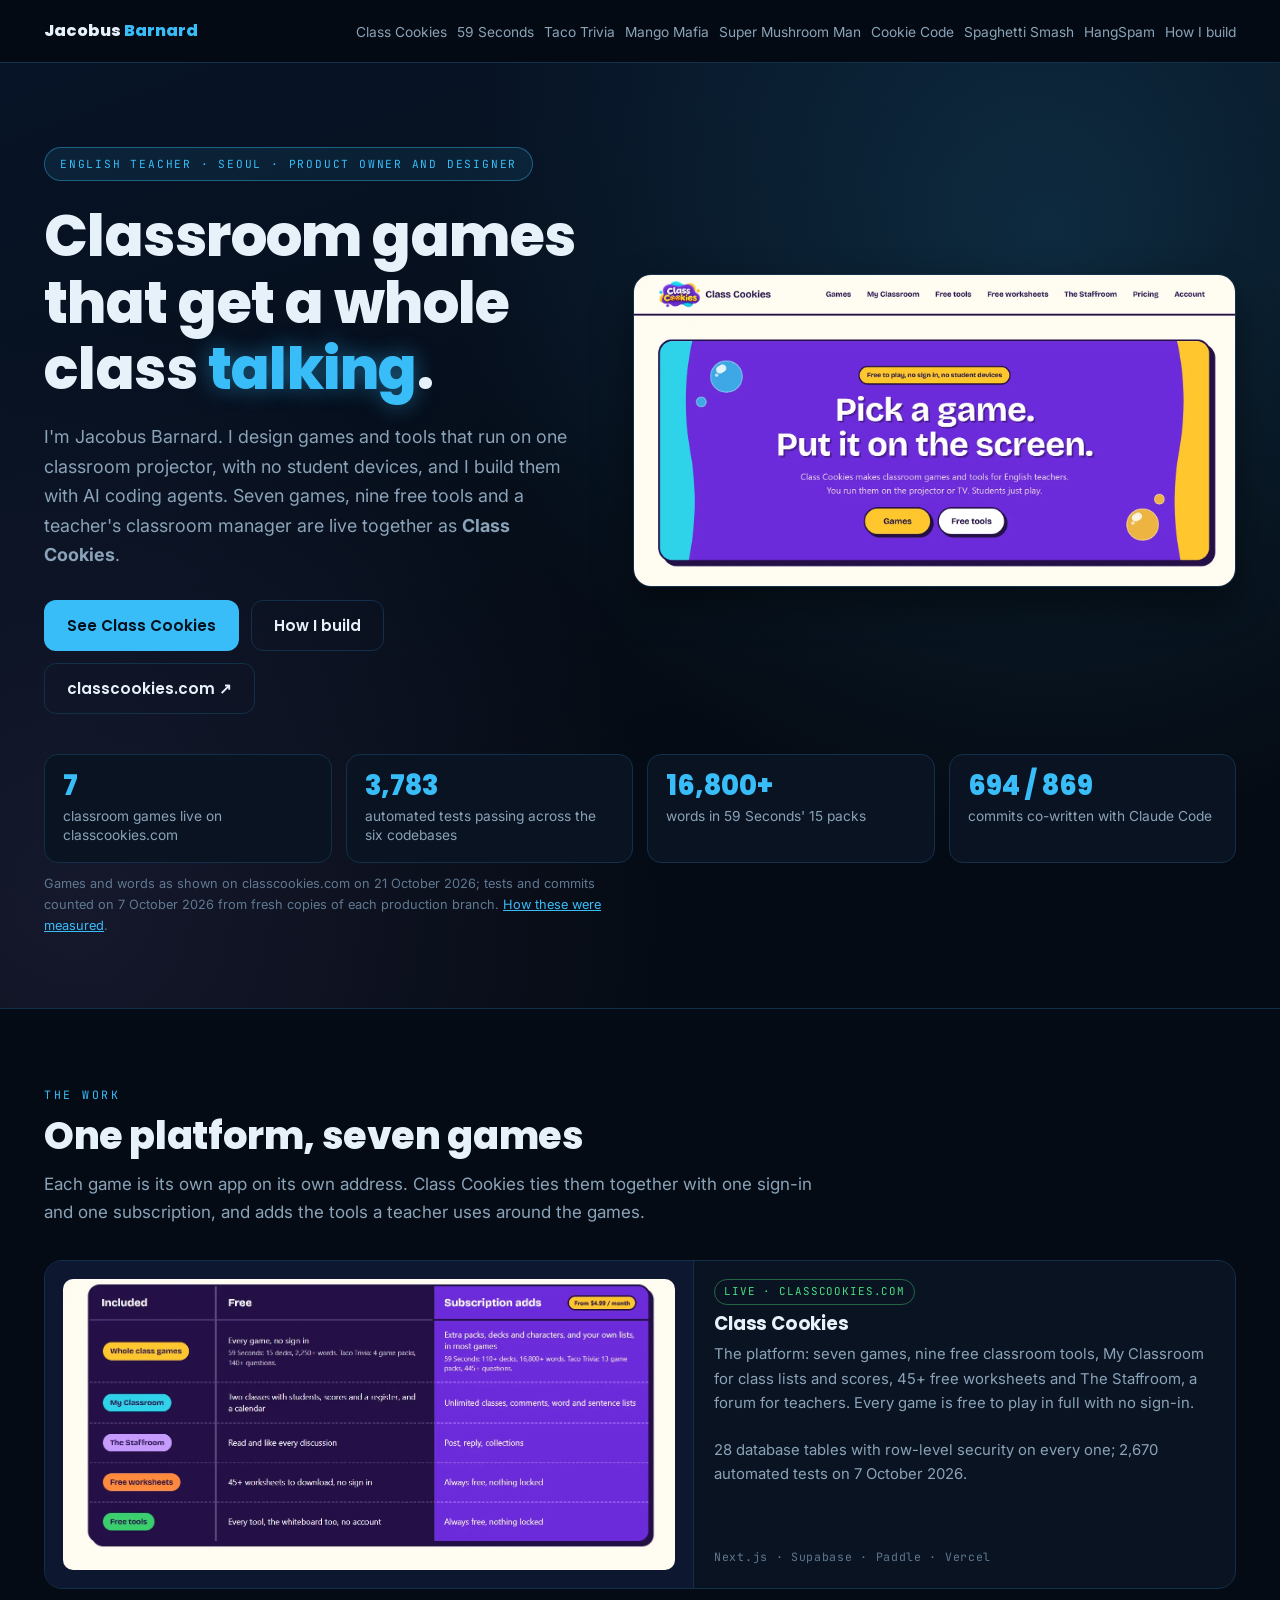
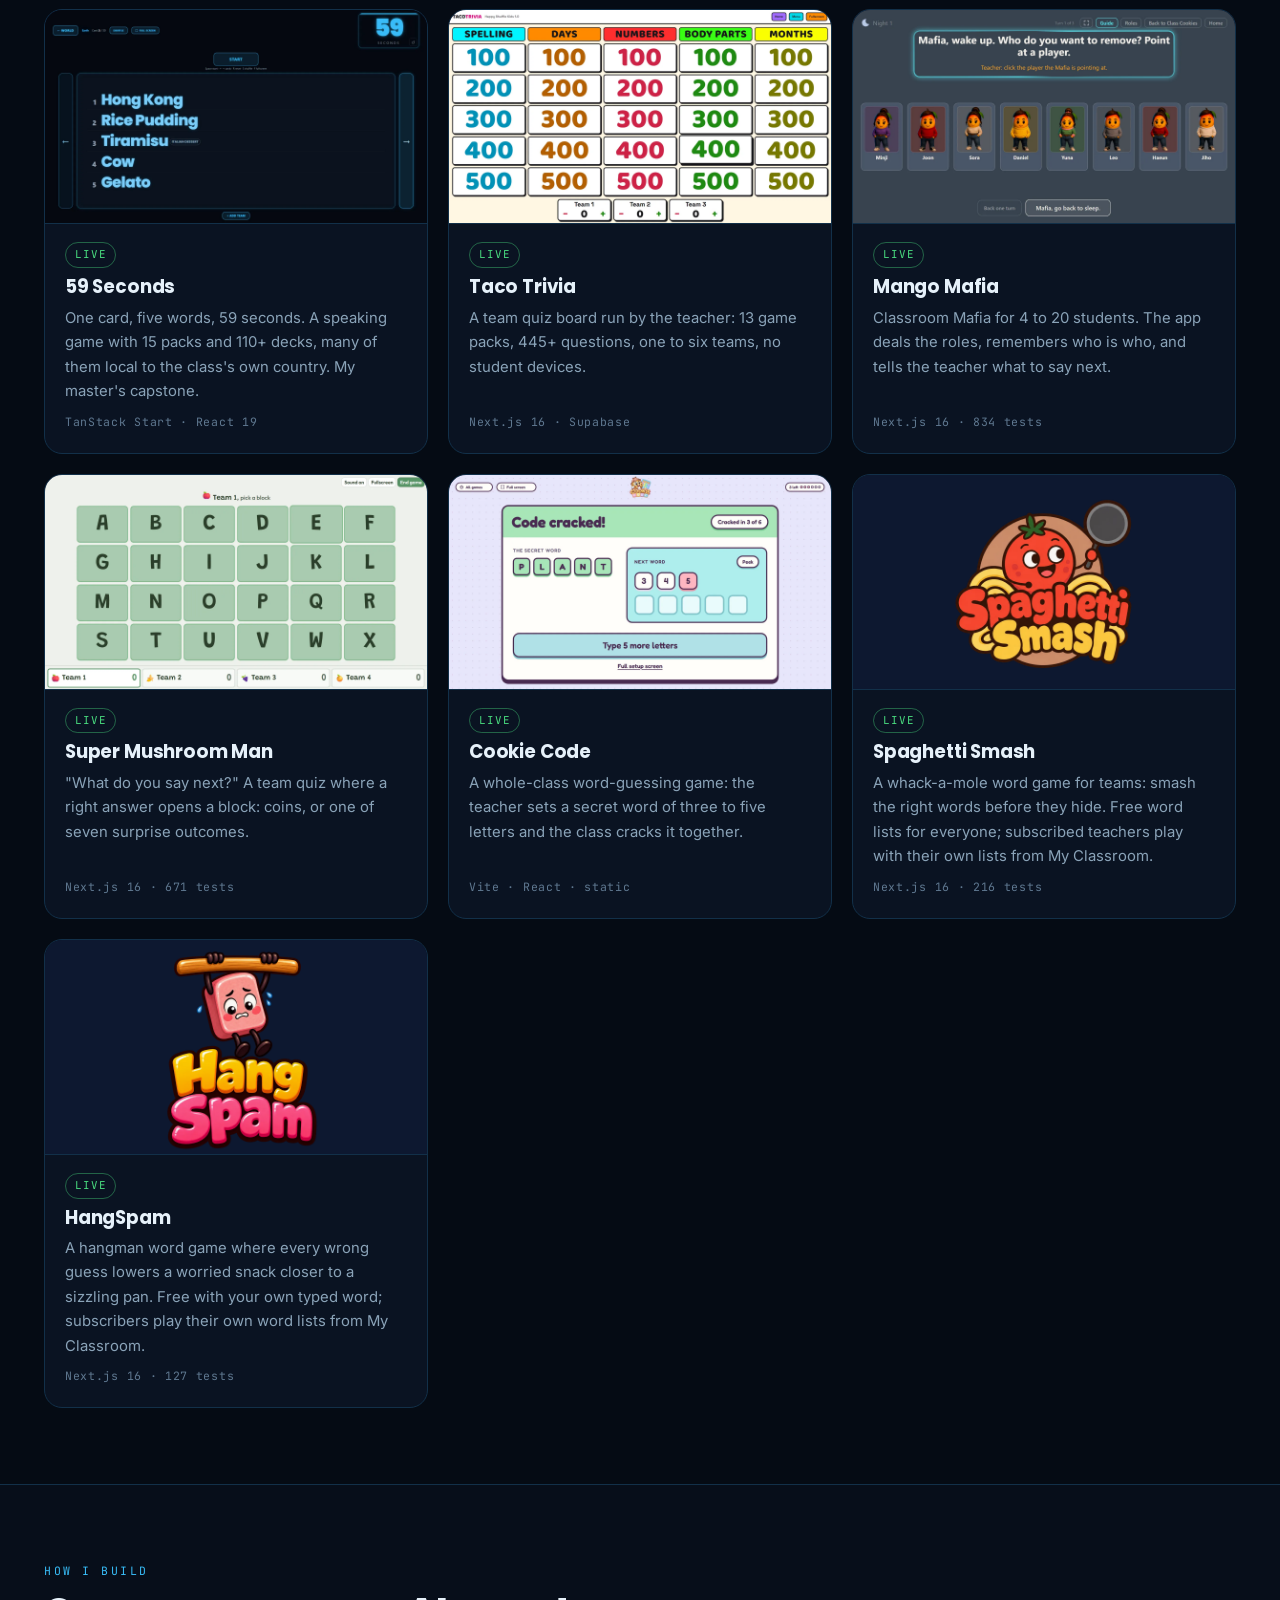
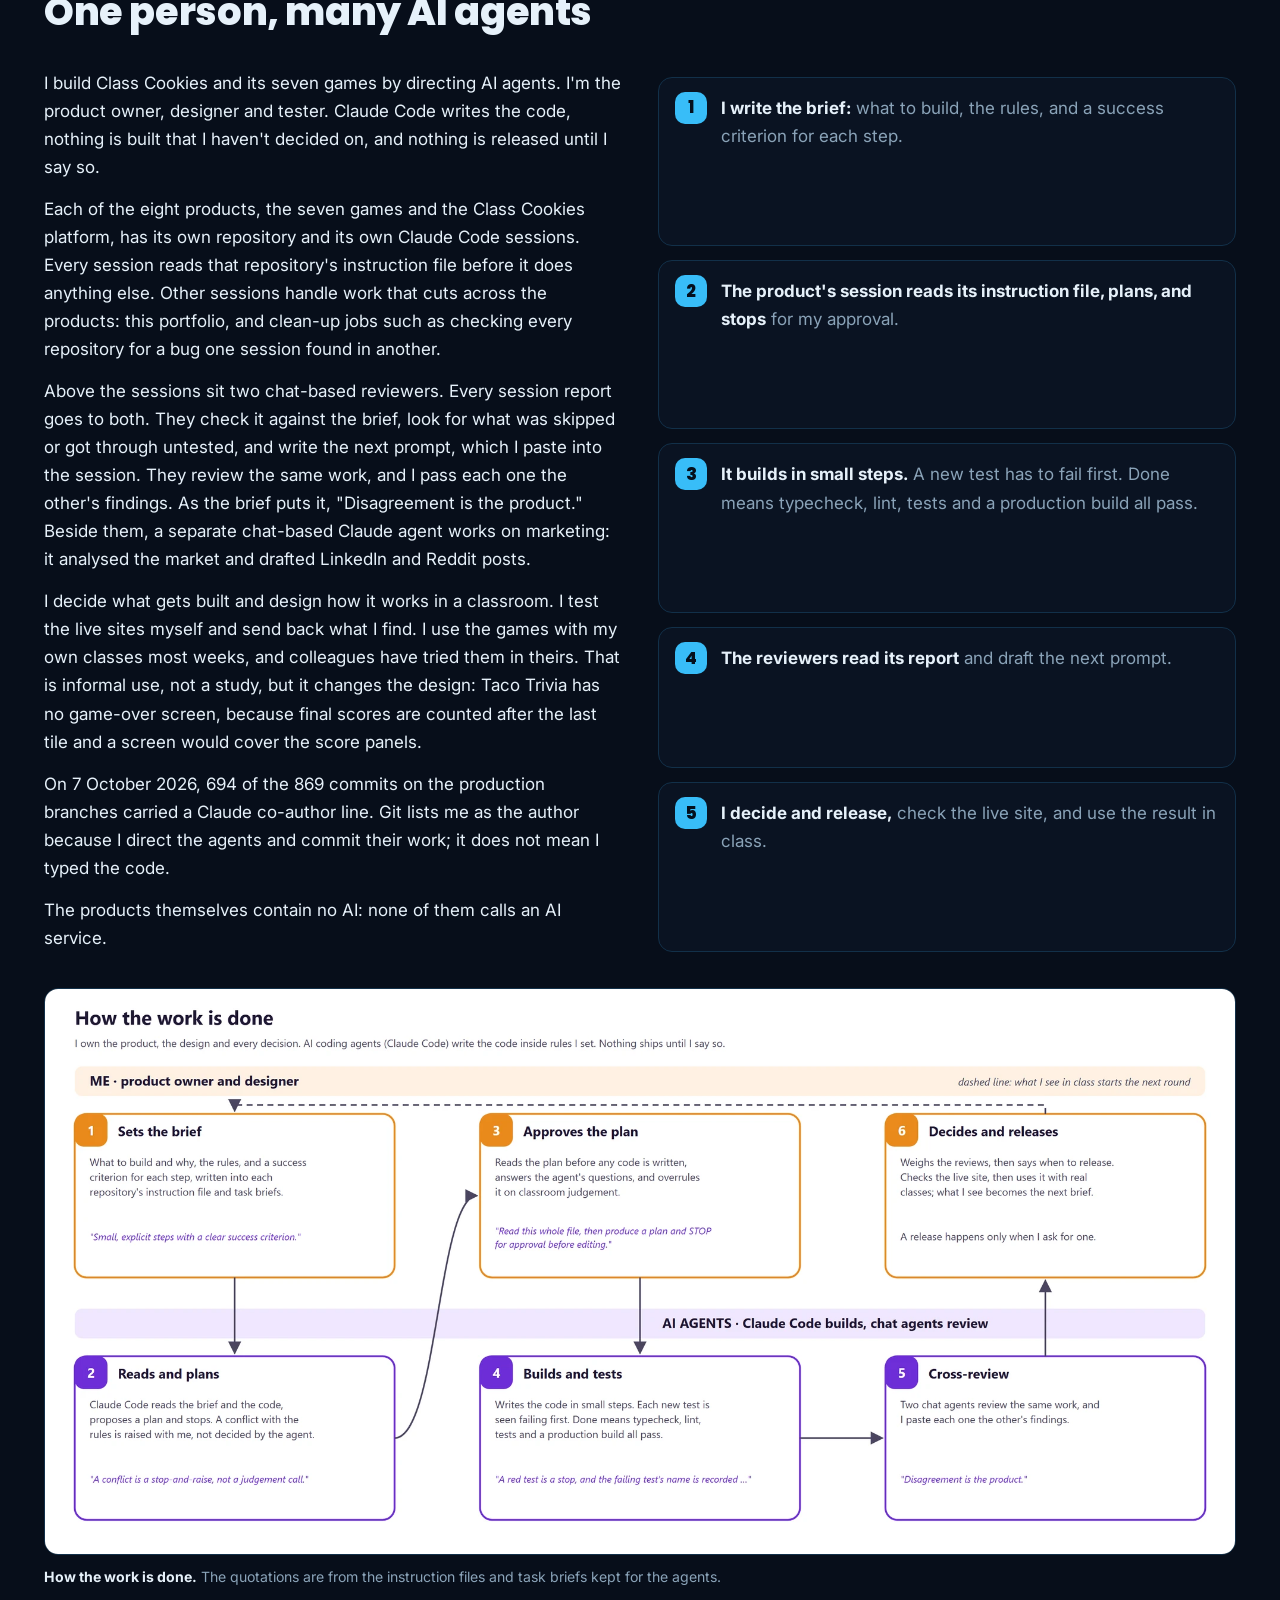
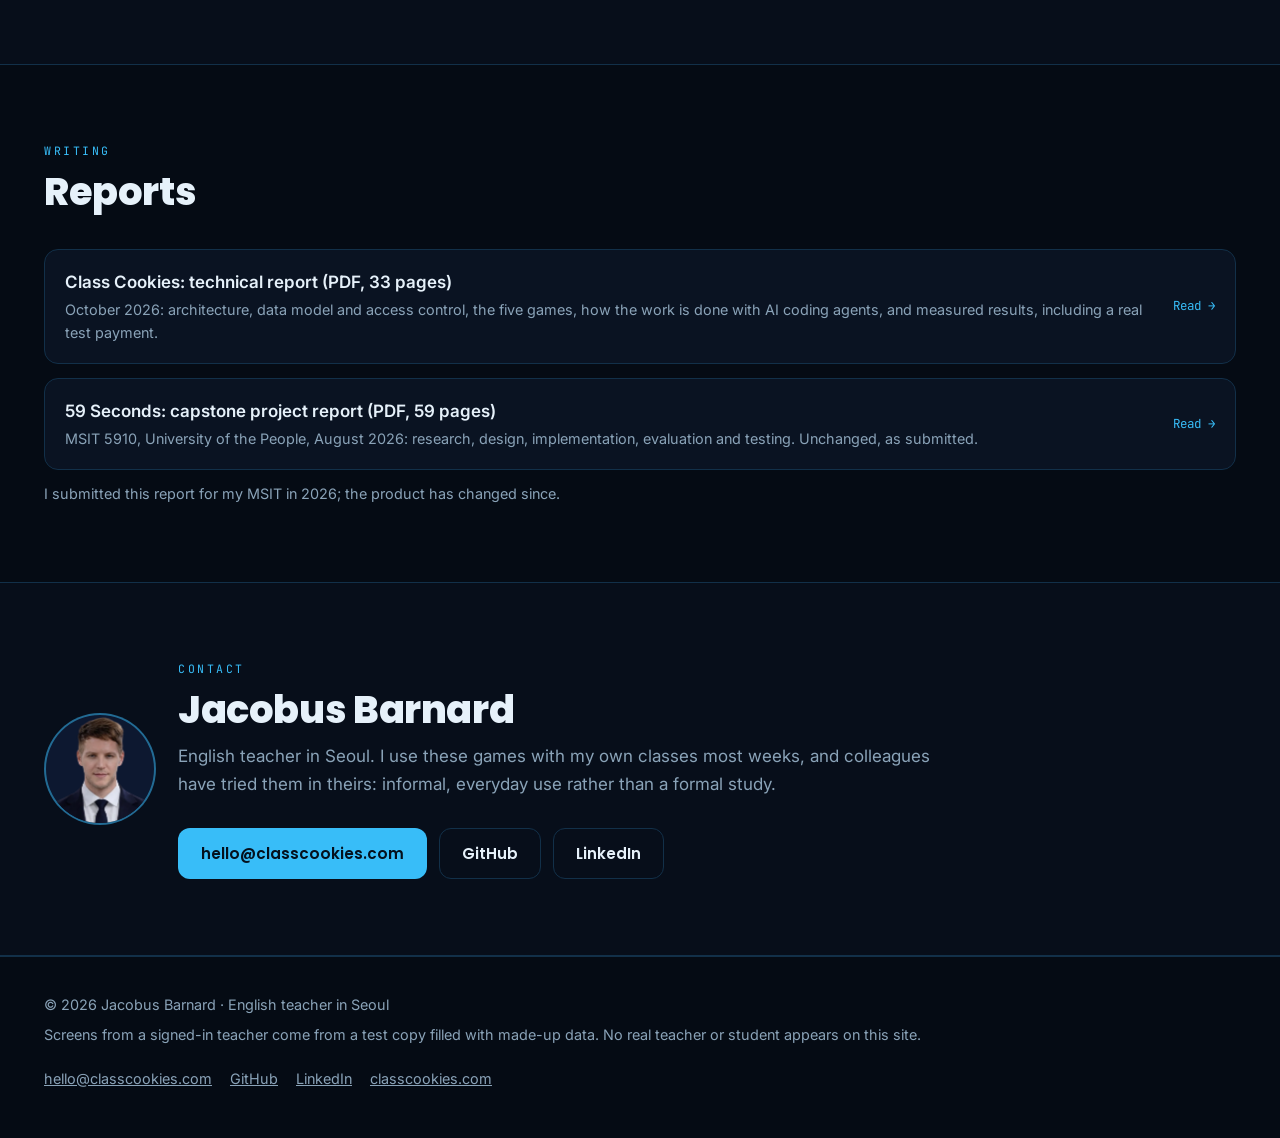
<file: index.html>
<!doctype html>
<html lang="en" class="no-js">
<head>
<meta charset="utf-8">
<meta name="viewport" content="width=device-width, initial-scale=1">
<title>Jacobus Barnard | Classroom games and Class Cookies</title>
<meta name="description" content="English teacher in Seoul. I design classroom games and tools that run on one projector with no student devices, and build them with AI coding agents. Live together as Class Cookies.">
<link rel="canonical" href="https://jarfis-ai.github.io/">
<meta property="og:type" content="website">
<meta property="og:title" content="Jacobus Barnard: classroom games for one projector">
<meta property="og:description" content="English teacher in Seoul. I design classroom games and tools that run on one projector with no student devices, and build them with AI coding agents. Live together as Class Cookies.">
<meta property="og:url" content="https://jarfis-ai.github.io/">
<meta property="og:image" content="https://jarfis-ai.github.io/assets/og/home.png">
<meta property="og:image:width" content="1200">
<meta property="og:image:height" content="630">
<meta name="twitter:card" content="summary_large_image">
<meta name="theme-color" content="#050B14">
<link rel="icon" href="/favicon.svg" type="image/svg+xml">
<link rel="preconnect" href="https://fonts.googleapis.com">
<link rel="preconnect" href="https://fonts.gstatic.com" crossorigin>
<link href="https://fonts.googleapis.com/css2?family=Inter:wght@400;500;600&family=JetBrains+Mono:wght@500&family=Poppins:wght@600;700;800&display=swap" rel="stylesheet">
<link rel="stylesheet" href="/assets/site.css">
<script src="/assets/site.js" defer></script>
</head>
<body class="accent-cyan">
<a class="sr-only" href="#main">Skip to content</a>
<header class="nav">
  <div class="wrap">
    <a class="brand" href="/">Jacobus <span>Barnard</span></a>
    <nav aria-label="Main"><ul><li><a class="link" href="/class-cookies/">Class Cookies</a></li><li><a class="link" href="/59-seconds/">59 Seconds</a></li><li><a class="link" href="/taco-trivia/">Taco Trivia</a></li><li><a class="link" href="/mango-mafia/">Mango Mafia</a></li><li><a class="link" href="/super-mushroom-man/">Super Mushroom Man</a></li><li><a class="link" href="/cookie-code/">Cookie Code</a></li><li><a class="link" href="/spaghetti-smash/">Spaghetti Smash</a></li><li><a class="link" href="/hangspam/">HangSpam</a></li><li><a class="link" href="/#how">How I build</a></li></ul></nav>
  </div>
</header>
<main id="main">
<section class="hero hero-wide">
  <div class="wrap hero-grid hero-home">
    <div>
      <span class="pill">English teacher · Seoul · product owner and designer</span>
      <h1>Classroom games that get a whole class <span class="glow">talking</span>.</h1>
      <p class="lede">I'm Jacobus Barnard. I design games and tools that run on one classroom projector, with no student devices, and I build them with AI coding agents. Seven games, nine free tools and a teacher's classroom manager are live together as <b>Class Cookies</b>.</p>
      <div class="btns">
        <a class="btn primary" href="/class-cookies/">See Class Cookies</a>
        <a class="btn" href="#how">How I build</a>
        <a class="btn" href="https://classcookies.com/" rel="noopener">classcookies.com ↗</a>
      </div>
    </div>
    <div class="hero-shot"><img src="/assets/img/class-cookies/home.webp" width="1600" height="827" fetchpriority="high" alt="The Class Cookies home page: 'Pick a game. Put it on the screen.' with Games and Free tools buttons."></div>
  </div>
  <div class="wrap">
    <div class="facts">
      <div class="fact"><b>7</b><span>classroom games live on classcookies.com</span></div>
      <div class="fact"><b>3,783</b><span>automated tests passing across the six codebases</span></div>
      <div class="fact"><b>16,800+</b><span>words in 59 Seconds' 15 packs</span></div>
      <div class="fact"><b>694 / 869</b><span>commits co-written with Claude Code</span></div>
    </div>
    <p class="asof">Games and words as shown on classcookies.com on 21 October 2026; tests and commits counted on 7 October 2026 from fresh copies of each production branch. <a href="/class-cookies/#quality">How these were measured</a>.</p>
  </div>
</section>

<section id="work">
  <div class="wrap">
    <div class="head reveal">
      <span class="label">The work</span>
      <h2>One platform, seven games</h2>
      <p>Each game is its own app on its own address. Class Cookies ties them together with one sign-in and one subscription, and adds the tools a teacher uses around the games.</p>
    </div>
    <div class="projects">
      <a class="project featured reveal" href="/class-cookies/">
        <div class="shot"><img src="/assets/img/class-cookies/what-you-get.webp" width="1351" height="641" loading="lazy" decoding="async" alt="The Class Cookies 'What you get' table: what is free and what a subscription adds."></div>
        <div class="body">
          <span class="tag live">Live · classcookies.com</span>
          <h3>Class Cookies</h3>
          <p>The platform: seven games, nine free classroom tools, My Classroom for class lists and scores, 45+ free worksheets and The Staffroom, a forum for teachers. Every game is free to play in full with no sign-in.</p>
          <p>28 database tables with row-level security on every one; 2,670 automated tests on 7 October 2026.</p>
          <span class="meta">Next.js · Supabase · Paddle · Vercel</span>
        </div>
      </a>
      <a class="project reveal accent-cyan" href="/59-seconds/">
        <div class="shot"><img src="/assets/img/59-seconds/play.webp" width="1600" height="900" loading="lazy" decoding="async" alt="A 59 Seconds card with five words and a 59-second timer."></div>
        <div class="body">
          <span class="tag live">Live</span>
          <h3>59 Seconds</h3>
          <p>One card, five words, 59 seconds. A speaking game with 15 packs and 110+ decks, many of them local to the class's own country. My master's capstone.</p>
          <span class="meta">TanStack Start · React 19</span>
        </div>
      </a>
      <a class="project reveal accent-red" href="/taco-trivia/">
        <div class="shot"><img src="/assets/img/taco-trivia/board.webp" width="1600" height="900" loading="lazy" decoding="async" alt="A Taco Trivia board with five categories of 100 to 500 points and three team scores."></div>
        <div class="body">
          <span class="tag live">Live</span>
          <h3>Taco Trivia</h3>
          <p>A team quiz board run by the teacher: 13 game packs, 445+ questions, one to six teams, no student devices.</p>
          <span class="meta">Next.js 16 · Supabase</span>
        </div>
      </a>
      <a class="project reveal accent-amber" href="/mango-mafia/">
        <div class="shot"><img src="/assets/img/mango-mafia/night.webp" width="1600" height="900" loading="lazy" decoding="async" alt="Mango Mafia at night: the prompt for the Mafia above eight player cards."></div>
        <div class="body">
          <span class="tag live">Live</span>
          <h3>Mango Mafia</h3>
          <p>Classroom Mafia for 4 to 20 students. The app deals the roles, remembers who is who, and tells the teacher what to say next.</p>
          <span class="meta">Next.js 16 · 834 tests</span>
        </div>
      </a>
      <a class="project reveal accent-green" href="/super-mushroom-man/">
        <div class="shot"><img src="/assets/img/super-mushroom-man/board.webp" width="1600" height="900" loading="lazy" decoding="async" alt="The Super Mushroom Man board: 24 lettered blocks and four team scores."></div>
        <div class="body">
          <span class="tag live">Live</span>
          <h3>Super Mushroom Man</h3>
          <p>"What do you say next?" A team quiz where a right answer opens a block: coins, or one of seven surprise outcomes.</p>
          <span class="meta">Next.js 16 · 671 tests</span>
        </div>
      </a>
      <a class="project reveal accent-lilac" href="/cookie-code/">
        <div class="shot"><img src="/assets/img/cookie-code/win.webp" width="1600" height="900" loading="lazy" decoding="async" alt="Cookie Code's result card: 'Code cracked!' with the word PLANT."></div>
        <div class="body">
          <span class="tag live">Live</span>
          <h3>Cookie Code</h3>
          <p>A whole-class word-guessing game: the teacher sets a secret word of three to five letters and the class cracks it together.</p>
          <span class="meta">Vite · React · static</span>
        </div>
      </a>
      <a class="project reveal accent-tomato" href="/spaghetti-smash/">
        <div class="shot"><img src="/assets/img/spaghetti-smash/logo.webp" width="1600" height="900" loading="lazy" decoding="async" alt="The Spaghetti Smash logo: a smiling tomato holding a frying pan above a swirl of spaghetti."></div>
        <div class="body">
          <span class="tag live">Live</span>
          <h3>Spaghetti Smash</h3>
          <p>A whack-a-mole word game for teams: smash the right words before they hide. Free word lists for everyone; subscribed teachers play with their own lists from My Classroom.</p>
          <span class="meta">Next.js 16 · 216 tests</span>
        </div>
      </a>
      <a class="project reveal accent-pink" href="/hangspam/">
        <div class="shot"><img src="/assets/img/hangspam/logo.webp" width="1600" height="900" loading="lazy" decoding="async" alt="The HangSpam logo: a worried pink snack with two sweat drops, hanging from a wooden bar above the words HangSpam."></div>
        <div class="body">
          <span class="tag live">Live</span>
          <h3>HangSpam</h3>
          <p>A hangman word game where every wrong guess lowers a worried snack closer to a sizzling pan. Free with your own typed word; subscribers play their own word lists from My Classroom.</p>
          <span class="meta">Next.js 16 · 127 tests</span>
        </div>
      </a>
    </div>
  </div>
</section>

<section id="how" class="alt">
  <div class="wrap">
    <div class="head reveal">
      <span class="label">How I build</span>
      <h2>One person, many AI agents</h2>
    </div>
    <div class="cols">
      <div class="reveal">
        <p>I build Class Cookies and its seven games by directing AI agents. I'm the product owner, designer and tester. Claude Code writes the code, nothing is built that I haven't decided on, and nothing is released until I say so.</p>
        <p>Each of the eight products, the seven games and the Class Cookies platform, has its own repository and its own Claude Code sessions. Every session reads that repository's instruction file before it does anything else. Other sessions handle work that cuts across the products: this portfolio, and clean-up jobs such as checking every repository for a bug one session found in another.</p>
        <p>Above the sessions sit two chat-based reviewers. Every session report goes to both. They check it against the brief, look for what was skipped or got through untested, and write the next prompt, which I paste into the session. They review the same work, and I pass each one the other's findings. As the brief puts it, "Disagreement is the product." Beside them, a separate chat-based Claude agent works on marketing: it analysed the market and drafted LinkedIn and Reddit posts.</p>
        <p>I decide what gets built and design how it works in a classroom. I test the live sites myself and send back what I find. I use the games with my own classes most weeks, and colleagues have tried them in theirs. That is informal use, not a study, but it changes the design: Taco Trivia has no game-over screen, because final scores are counted after the last tile and a screen would cover the score panels.</p>
        <p>On 7 October 2026, 694 of the 869 commits on the production branches carried a Claude co-author line. Git lists me as the author because I direct the agents and commit their work; it does not mean I typed the code.</p>
        <p>The products themselves contain no AI: none of them calls an AI service.</p>
      </div>
      <ol class="steps reveal">
        <li><b>I write the brief:</b> what to build, the rules, and a success criterion for each step.</li>
        <li><b>The product's session reads its instruction file, plans, and stops</b> for my approval.</li>
        <li><b>It builds in small steps.</b> A new test has to fail first. Done means typecheck, lint, tests and a production build all pass.</li>
        <li><b>The reviewers read its report</b> and draft the next prompt.</li>
        <li><b>I decide and release,</b> check the live site, and use the result in class.</li>
      </ol>
    </div>
    <figure class="reveal" style="margin-top:36px">
      <img src="/assets/img/diagrams/workflow.webp" width="2000" height="950" loading="lazy" decoding="async" alt="Diagram of the workflow: I set the brief, the agent reads and plans, I approve the plan, the agent builds and tests, two chat agents cross-review, and I decide and release.">
      <figcaption><b>How the work is done.</b> The quotations are from the instruction files and task briefs kept for the agents.</figcaption>
    </figure>
  </div>
</section>

<section id="reports">
  <div class="wrap">
    <div class="head reveal">
      <span class="label">Writing</span>
      <h2>Reports</h2>
    </div>
    <div class="docs reveal">
      <a class="doc" href="/class-cookies-report.pdf">
        <div><div class="t">Class Cookies: technical report (PDF, 33 pages)</div><div class="d">October 2026: architecture, data model and access control, the five games, how the work is done with AI coding agents, and measured results, including a real test payment.</div></div>
        <span class="go">Read →</span>
      </a>
      <a class="doc" href="/report.pdf">
        <div><div class="t">59 Seconds: capstone project report (PDF, 59 pages)</div><div class="d">MSIT 5910, University of the People, August 2026: research, design, implementation, evaluation and testing. Unchanged, as submitted.</div></div>
        <span class="go">Read →</span>
      </a>
    </div>
    <p class="muted small reveal" style="margin-top:12px">I submitted this report for my MSIT in 2026; the product has changed since.</p>
  </div>
</section>

<section id="contact" class="alt">
  <div class="wrap">
    <div class="profile reveal">
      <img src="/assets/img/profile/headshot.webp" width="571" height="437" loading="lazy" decoding="async" alt="Jacobus Barnard">
      <div>
        <span class="label">Contact</span>
        <h2>Jacobus Barnard</h2>
        <p class="muted" style="margin-top:10px">English teacher in Seoul. I use these games with my own classes most weeks, and colleagues have tried them in theirs: informal, everyday use rather than a formal study.</p>
        <div class="btns">
          <a class="btn primary" href="mailto:hello@classcookies.com">hello@classcookies.com</a>
          <a class="btn" href="https://github.com/JarFis-ai" rel="noopener">GitHub</a>
          <a class="btn" href="https://www.linkedin.com/in/jaco-barnard-707174428" rel="noopener">LinkedIn</a>
        </div>
      </div>
    </div>
  </div>
</section>
</main>
<footer>
  <div class="wrap">
    <div>
      <div>&copy; 2026 Jacobus Barnard &middot; English teacher in Seoul</div>
      <div class="small" style="margin-top:6px">Screens from a signed-in teacher come from a test copy filled with made-up data. No real teacher or student appears on this site.</div>
    </div>
    <div class="links">
      <a href="mailto:hello@classcookies.com">hello@classcookies.com</a>
      <a href="https://github.com/JarFis-ai" rel="noopener">GitHub</a>
      <a href="https://www.linkedin.com/in/jaco-barnard-707174428" rel="noopener">LinkedIn</a>
      <a href="https://classcookies.com/" rel="noopener">classcookies.com</a>
    </div>
  </div>
</footer>
</body>
</html>
</file>
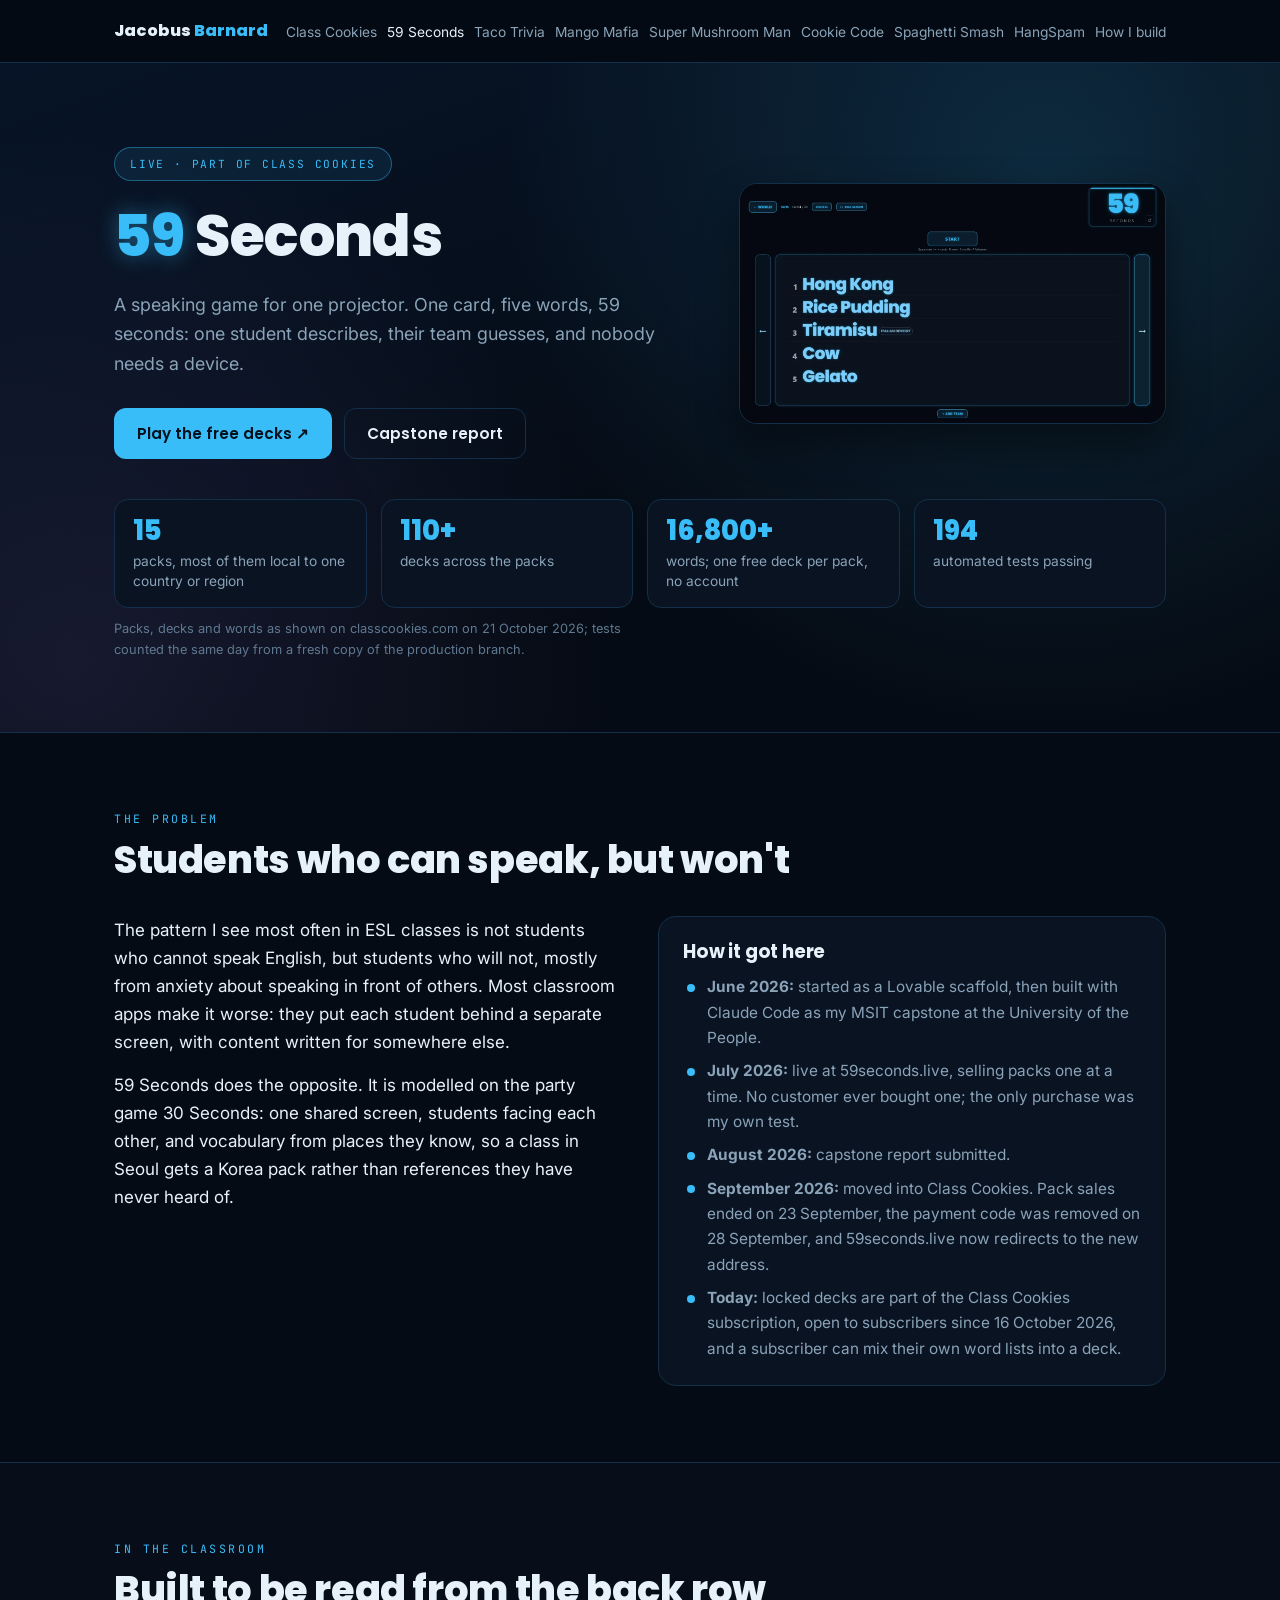
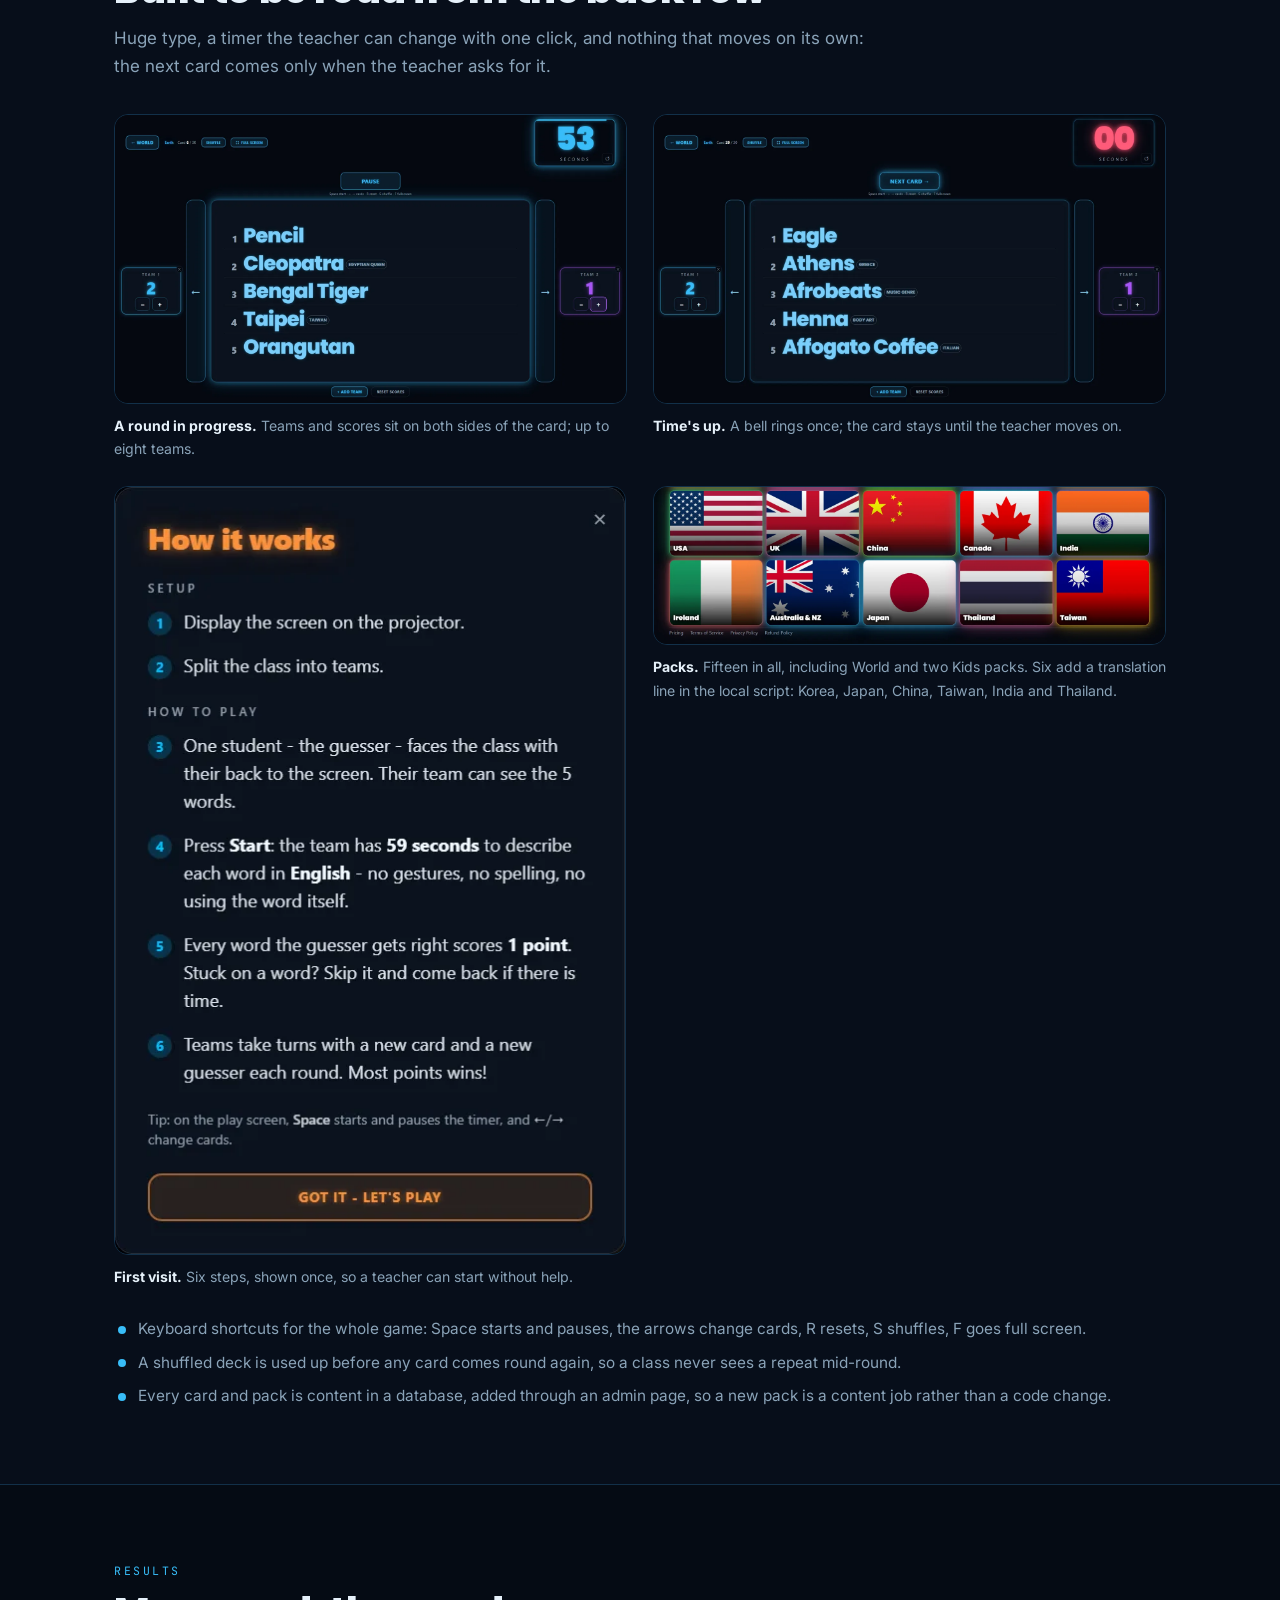
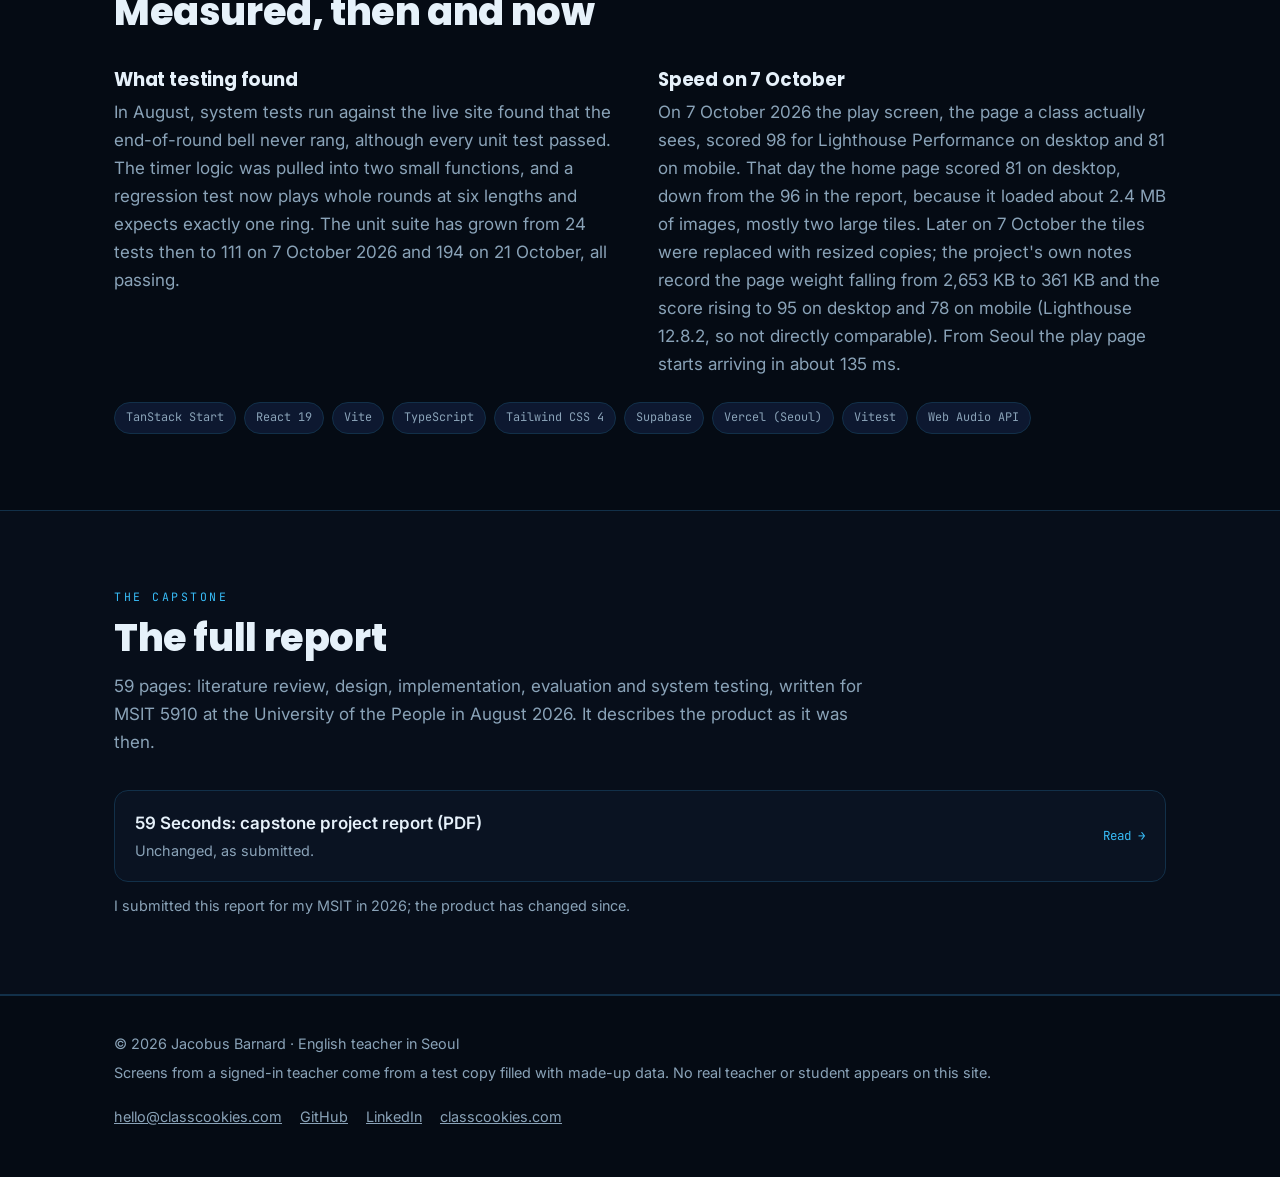
<file: 59-seconds/index.html>
<!doctype html>
<html lang="en" class="no-js">
<head>
<meta charset="utf-8">
<meta name="viewport" content="width=device-width, initial-scale=1">
<title>59 Seconds | Jacobus Barnard</title>
<meta name="description" content="59 Seconds: one card, five words, 59 seconds. A projector-first ESL speaking game with 15 packs and 110+ decks, now part of Class Cookies. My MSIT capstone, with the full report.">
<link rel="canonical" href="https://jarfis-ai.github.io/59-seconds/">
<meta property="og:type" content="website">
<meta property="og:title" content="59 Seconds: a speaking game for one projector">
<meta property="og:description" content="59 Seconds: one card, five words, 59 seconds. A projector-first ESL speaking game with 15 packs and 110+ decks, now part of Class Cookies. My MSIT capstone, with the full report.">
<meta property="og:url" content="https://jarfis-ai.github.io/59-seconds/">
<meta property="og:image" content="https://jarfis-ai.github.io/assets/og/59-seconds.png">
<meta property="og:image:width" content="1200">
<meta property="og:image:height" content="630">
<meta name="twitter:card" content="summary_large_image">
<meta name="theme-color" content="#050B14">
<link rel="icon" href="/favicon.svg" type="image/svg+xml">
<link rel="preconnect" href="https://fonts.googleapis.com">
<link rel="preconnect" href="https://fonts.gstatic.com" crossorigin>
<link href="https://fonts.googleapis.com/css2?family=Inter:wght@400;500;600&family=JetBrains+Mono:wght@500&family=Poppins:wght@600;700;800&display=swap" rel="stylesheet">
<link rel="stylesheet" href="/assets/site.css">
<script src="/assets/site.js" defer></script>
</head>
<body class="accent-cyan">
<a class="sr-only" href="#main">Skip to content</a>
<header class="nav">
  <div class="wrap">
    <a class="brand" href="/">Jacobus <span>Barnard</span></a>
    <nav aria-label="Main"><ul><li><a class="link" href="/class-cookies/">Class Cookies</a></li><li><a class="link" href="/59-seconds/" aria-current="page">59 Seconds</a></li><li><a class="link" href="/taco-trivia/">Taco Trivia</a></li><li><a class="link" href="/mango-mafia/">Mango Mafia</a></li><li><a class="link" href="/super-mushroom-man/">Super Mushroom Man</a></li><li><a class="link" href="/cookie-code/">Cookie Code</a></li><li><a class="link" href="/spaghetti-smash/">Spaghetti Smash</a></li><li><a class="link" href="/hangspam/">HangSpam</a></li><li><a class="link" href="/#how">How I build</a></li></ul></nav>
  </div>
</header>
<main id="main">
<section class="hero">
  <div class="wrap hero-grid">
    <div>
      <span class="pill">Live · part of Class Cookies</span>
      <h1><span class="glow">59</span> Seconds</h1>
      <p class="lede">A speaking game for one projector. One card, five words, 59 seconds: one student describes, their team guesses, and nobody needs a device.</p>
      <div class="btns">
        <a class="btn primary" href="https://59seconds.classcookies.com/" rel="noopener">Play the free decks ↗</a>
        <a class="btn" href="#report">Capstone report</a>
      </div>
    </div>
    <div class="hero-shot"><img src="/assets/img/59-seconds/play.webp" width="1600" height="900" fetchpriority="high" alt="A 59 Seconds card: Hong Kong, Rice Pudding, Tiramisu, Cow, Gelato, with a 59-second timer."></div>
  </div>
  <div class="wrap">
    <div class="facts">
      <div class="fact"><b>15</b><span>packs, most of them local to one country or region</span></div>
      <div class="fact"><b>110+</b><span>decks across the packs</span></div>
      <div class="fact"><b>16,800+</b><span>words; one free deck per pack, no account</span></div>
      <div class="fact"><b>194</b><span>automated tests passing</span></div>
    </div>
    <p class="asof">Packs, decks and words as shown on classcookies.com on 21 October 2026; tests counted the same day from a fresh copy of the production branch.</p>
  </div>
</section>

<section id="story">
  <div class="wrap">
    <div class="head reveal">
      <span class="label">The problem</span>
      <h2>Students who can speak, but won't</h2>
    </div>
    <div class="cols reveal">
      <div>
        <p>The pattern I see most often in ESL classes is not students who cannot speak English, but students who will not, mostly from anxiety about speaking in front of others. Most classroom apps make it worse: they put each student behind a separate screen, with content written for somewhere else.</p>
        <p>59 Seconds does the opposite. It is modelled on the party game 30 Seconds: one shared screen, students facing each other, and vocabulary from places they know, so a class in Seoul gets a Korea pack rather than references they have never heard of.</p>
      </div>
      <div class="card">
        <h3>How it got here</h3>
        <ul class="ticks">
          <li><b>June 2026:</b> started as a Lovable scaffold, then built with Claude Code as my MSIT capstone at the University of the People.</li>
          <li><b>July 2026:</b> live at 59seconds.live, selling packs one at a time. No customer ever bought one; the only purchase was my own test.</li>
          <li><b>August 2026:</b> capstone report submitted.</li>
          <li><b>September 2026:</b> moved into Class Cookies. Pack sales ended on 23 September, the payment code was removed on 28 September, and 59seconds.live now redirects to the new address.</li>
          <li><b>Today:</b> locked decks are part of the Class Cookies subscription, open to subscribers since 16 October 2026, and a subscriber can mix their own word lists into a deck.</li>
        </ul>
      </div>
    </div>
  </div>
</section>

<section id="screens" class="alt">
  <div class="wrap">
    <div class="head reveal">
      <span class="label">In the classroom</span>
      <h2>Built to be read from the back row</h2>
      <p>Huge type, a timer the teacher can change with one click, and nothing that moves on its own: the next card comes only when the teacher asks for it.</p>
    </div>
    <div class="gallery">
      <figure class="shot reveal"><img src="/assets/img/59-seconds/teams.webp" width="1600" height="900" loading="lazy" decoding="async" alt="Two teams scoring while the timer counts down from 53 seconds."><figcaption><b>A round in progress.</b> Teams and scores sit on both sides of the card; up to eight teams.</figcaption></figure>
      <figure class="shot reveal"><img src="/assets/img/59-seconds/time-up.webp" width="1600" height="900" loading="lazy" decoding="async" alt="The timer at 00 in red with a Next card button."><figcaption><b>Time's up.</b> A bell rings once; the card stays until the teacher moves on.</figcaption></figure>
      <figure class="shot reveal"><img src="/assets/img/59-seconds/how-it-works.webp" width="512" height="770" loading="lazy" decoding="async" alt="The 'How it works' instructions shown to a first-time visitor."><figcaption><b>First visit.</b> Six steps, shown once, so a teacher can start without help.</figcaption></figure>
      <figure class="shot reveal"><img src="/assets/img/59-seconds/flags.webp" width="1600" height="492" loading="lazy" decoding="async" alt="Pack tiles for USA, UK, China, Canada, India, Ireland, Australia and New Zealand, Japan, Thailand and Taiwan."><figcaption><b>Packs.</b> Fifteen in all, including World and two Kids packs. Six add a translation line in the local script: Korea, Japan, China, Taiwan, India and Thailand.</figcaption></figure>
    </div>
    <ul class="ticks reveal" style="margin-top:28px">
      <li>Keyboard shortcuts for the whole game: Space starts and pauses, the arrows change cards, R resets, S shuffles, F goes full screen.</li>
      <li>A shuffled deck is used up before any card comes round again, so a class never sees a repeat mid-round.</li>
      <li>Every card and pack is content in a database, added through an admin page, so a new pack is a content job rather than a code change.</li>
    </ul>
  </div>
</section>

<section id="results">
  <div class="wrap">
    <div class="head reveal">
      <span class="label">Results</span>
      <h2>Measured, then and now</h2>
    </div>
    <div class="cols reveal">
      <div>
        <h3>What testing found</h3>
        <p class="muted" style="margin-top:8px">In August, system tests run against the live site found that the end-of-round bell never rang, although every unit test passed. The timer logic was pulled into two small functions, and a regression test now plays whole rounds at six lengths and expects exactly one ring. The unit suite has grown from 24 tests then to 111 on 7 October 2026 and 194 on 21 October, all passing.</p>
      </div>
      <div>
        <h3>Speed on 7 October</h3>
        <p class="muted" style="margin-top:8px">On 7 October 2026 the play screen, the page a class actually sees, scored 98 for Lighthouse Performance on desktop and 81 on mobile. That day the home page scored 81 on desktop, down from the 96 in the report, because it loaded about 2.4 MB of images, mostly two large tiles. Later on 7 October the tiles were replaced with resized copies; the project's own notes record the page weight falling from 2,653 KB to 361 KB and the score rising to 95 on desktop and 78 on mobile (Lighthouse 12.8.2, so not directly comparable). From Seoul the play page starts arriving in about 135 ms.</p>
      </div>
    </div>
    <div class="chips reveal" style="margin-top:24px">
      <span>TanStack Start</span><span>React 19</span><span>Vite</span><span>TypeScript</span><span>Tailwind CSS 4</span><span>Supabase</span><span>Vercel (Seoul)</span><span>Vitest</span><span>Web Audio API</span>
    </div>
  </div>
</section>

<section id="report" class="alt">
  <div class="wrap">
    <div class="head reveal">
      <span class="label">The capstone</span>
      <h2>The full report</h2>
      <p>59 pages: literature review, design, implementation, evaluation and system testing, written for MSIT 5910 at the University of the People in August 2026. It describes the product as it was then.</p>
    </div>
    <div class="docs reveal">
      <a class="doc" href="/report.pdf">
        <div><div class="t">59 Seconds: capstone project report (PDF)</div><div class="d">Unchanged, as submitted.</div></div>
        <span class="go">Read →</span>
      </a>
    </div>
    <p class="muted small reveal" style="margin-top:12px">I submitted this report for my MSIT in 2026; the product has changed since.</p>
  </div>
</section>
</main>
<footer>
  <div class="wrap">
    <div>
      <div>&copy; 2026 Jacobus Barnard &middot; English teacher in Seoul</div>
      <div class="small" style="margin-top:6px">Screens from a signed-in teacher come from a test copy filled with made-up data. No real teacher or student appears on this site.</div>
    </div>
    <div class="links">
      <a href="mailto:hello@classcookies.com">hello@classcookies.com</a>
      <a href="https://github.com/JarFis-ai" rel="noopener">GitHub</a>
      <a href="https://www.linkedin.com/in/jaco-barnard-707174428" rel="noopener">LinkedIn</a>
      <a href="https://classcookies.com/" rel="noopener">classcookies.com</a>
    </div>
  </div>
</footer>
</body>
</html>
</file>
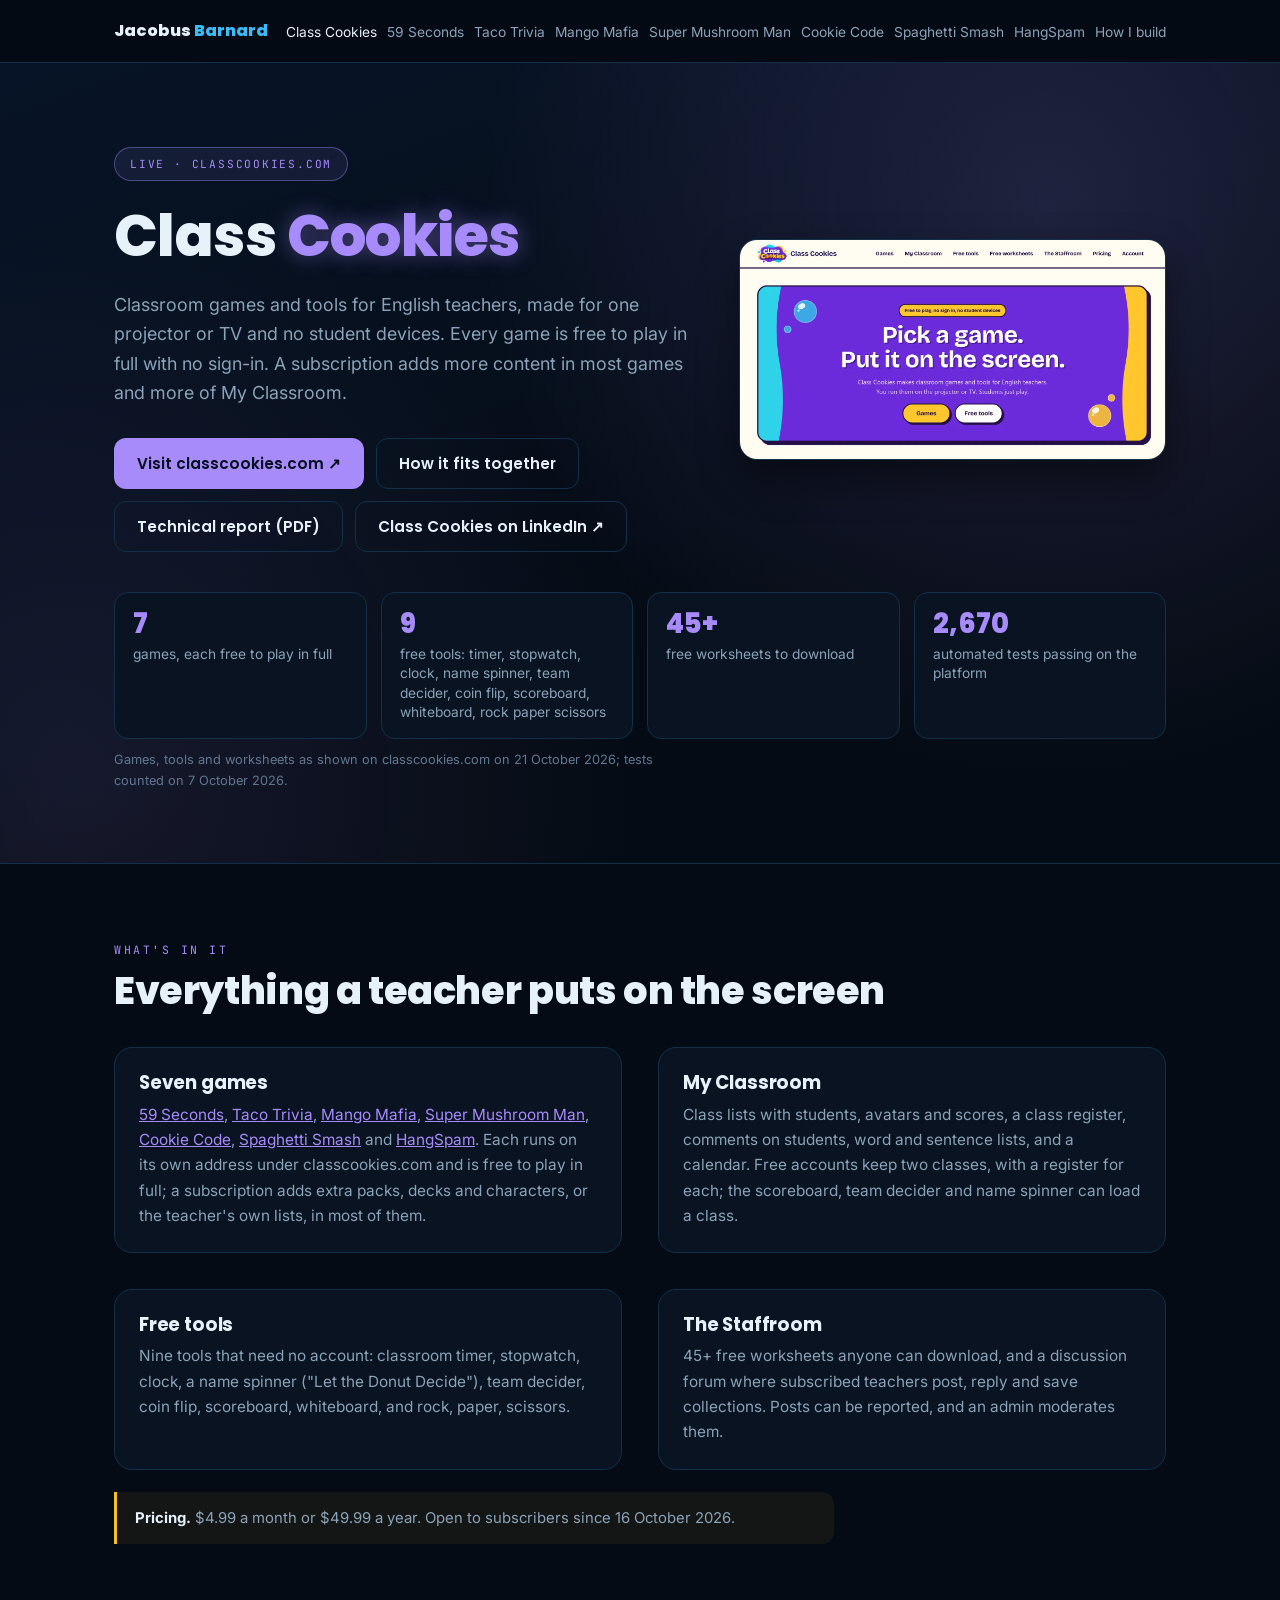
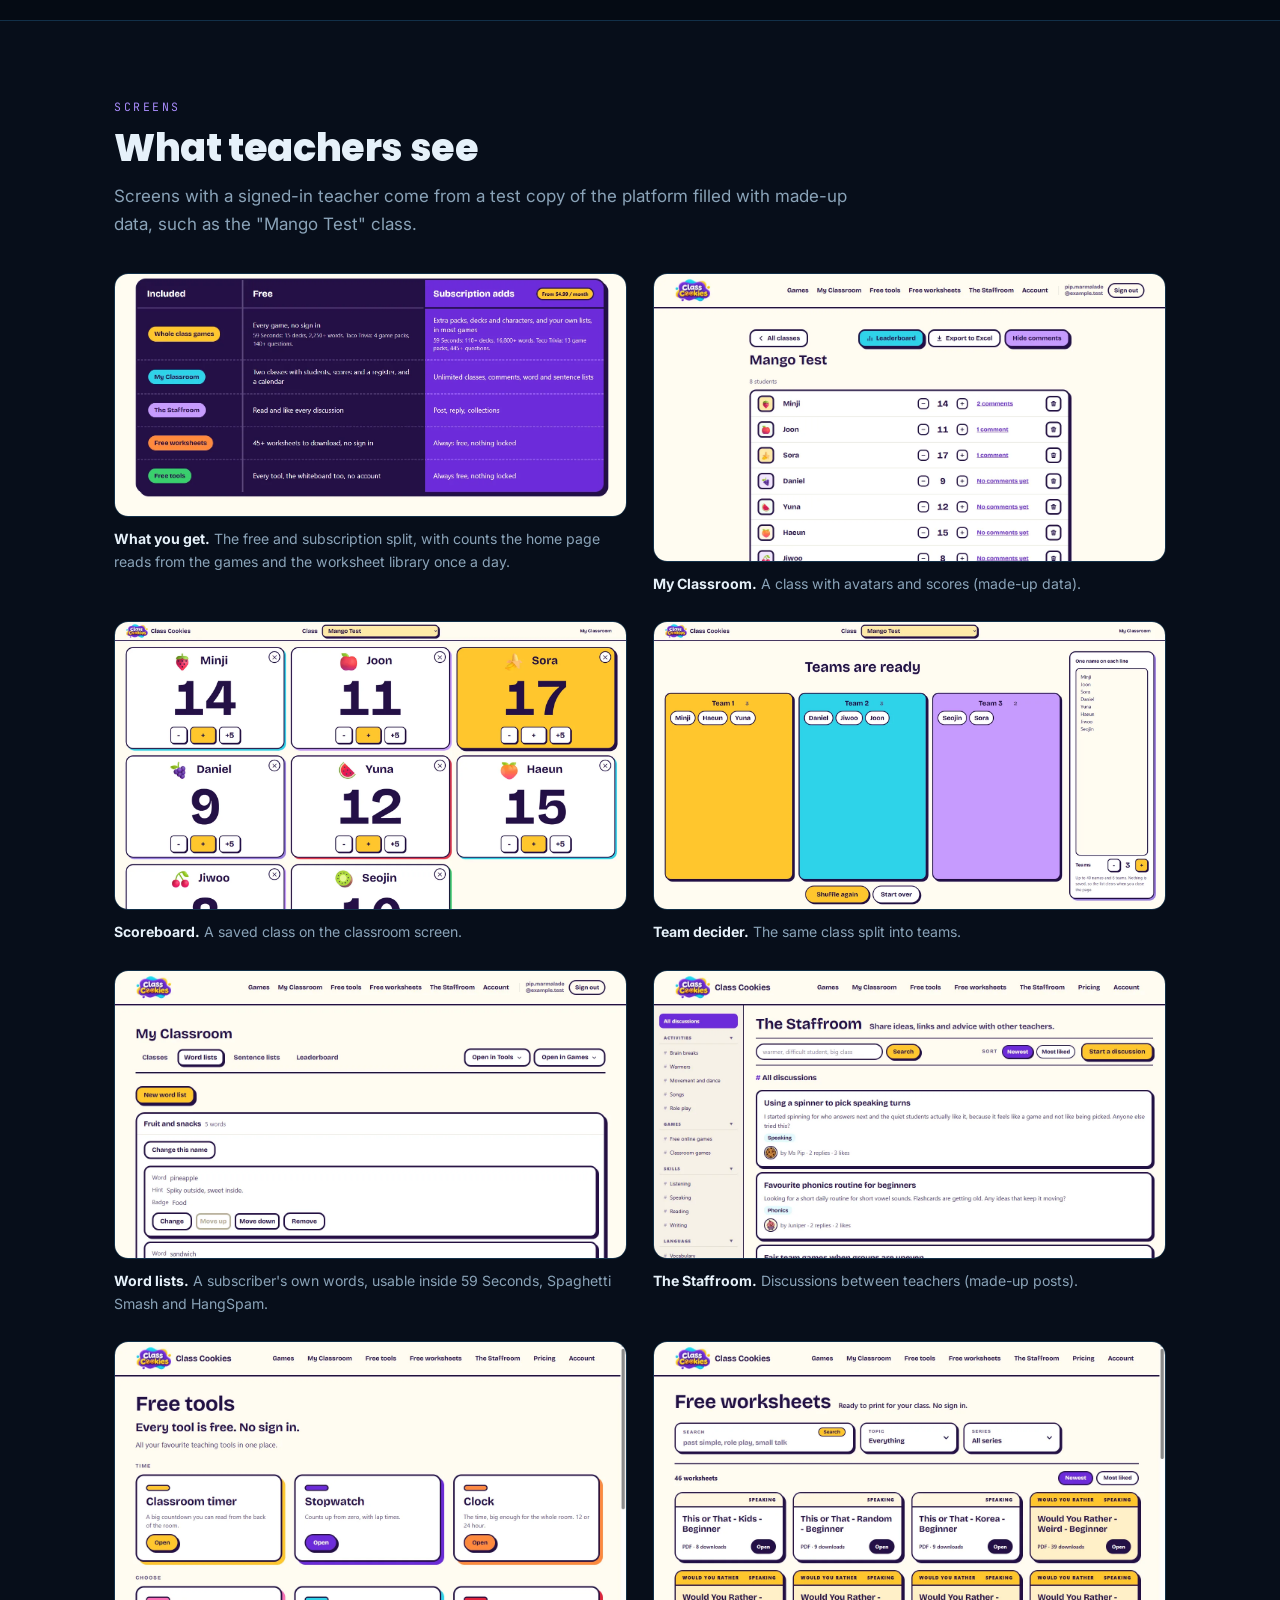
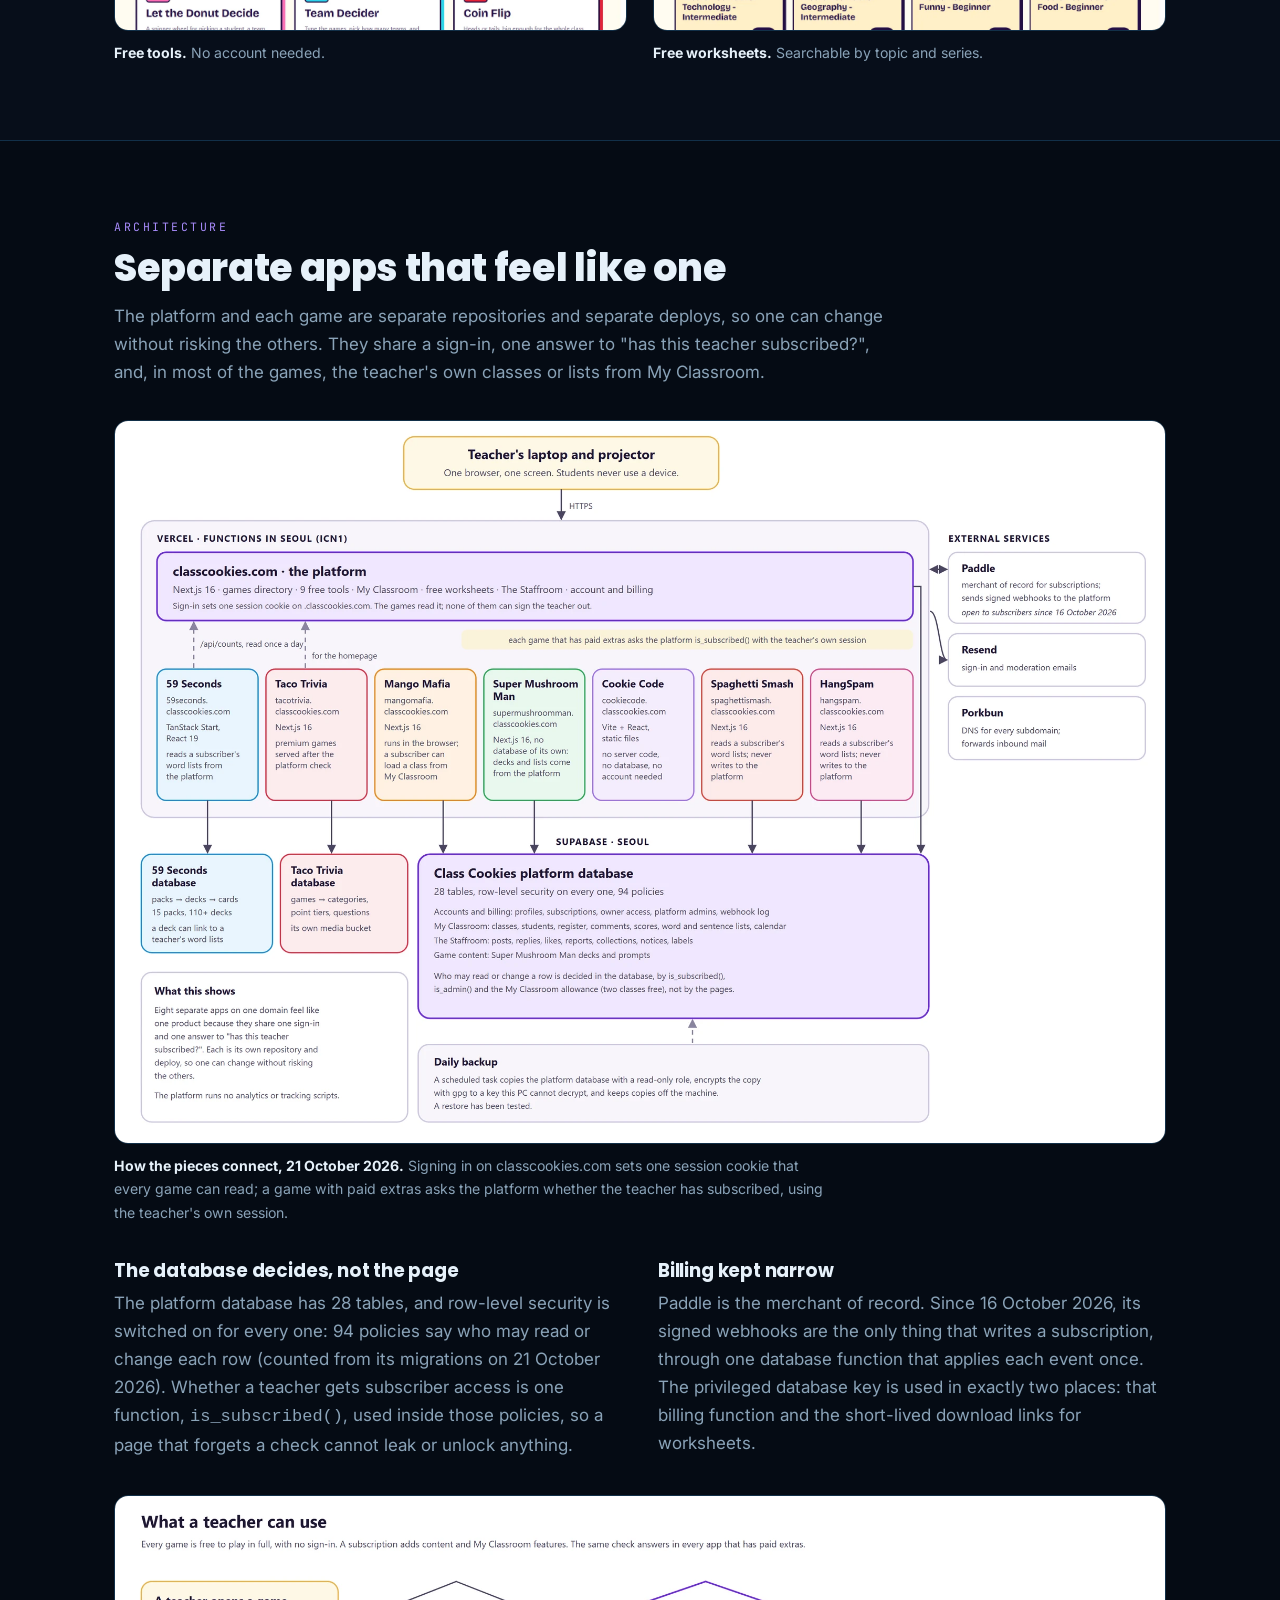
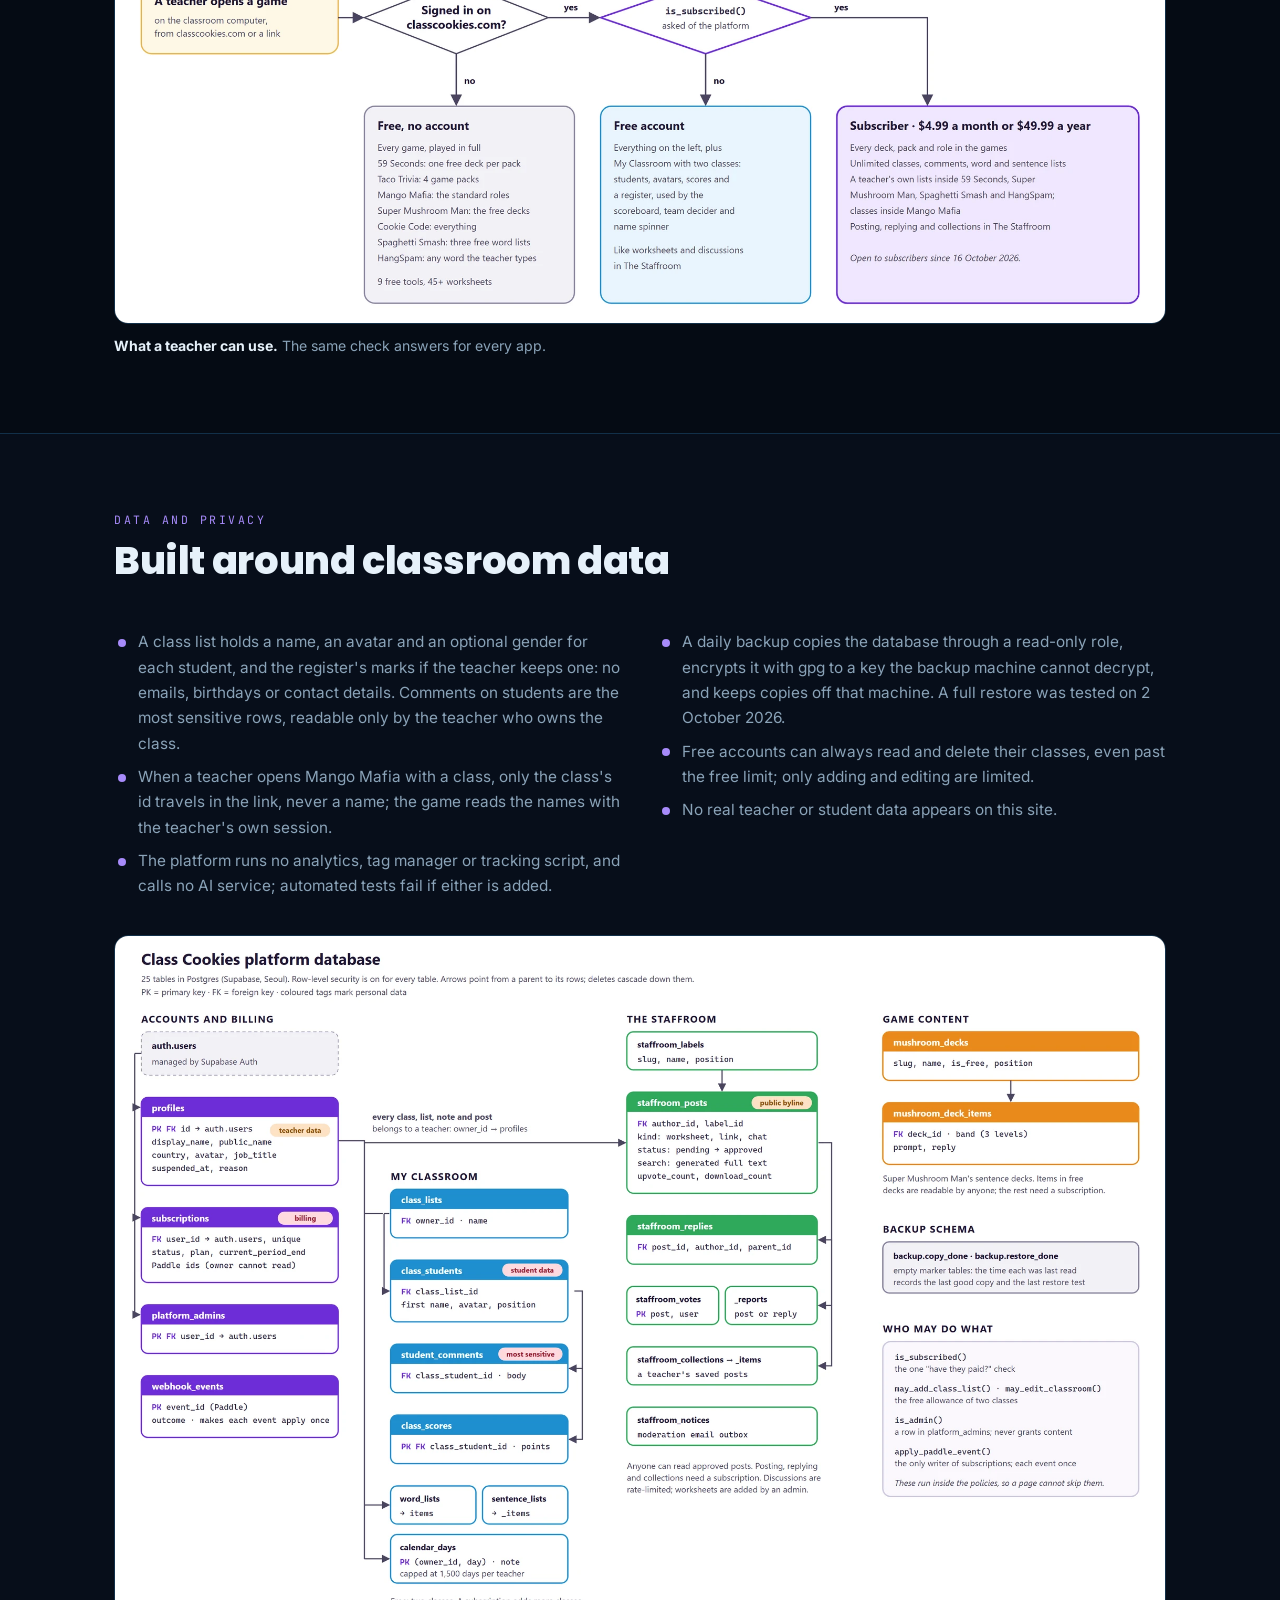
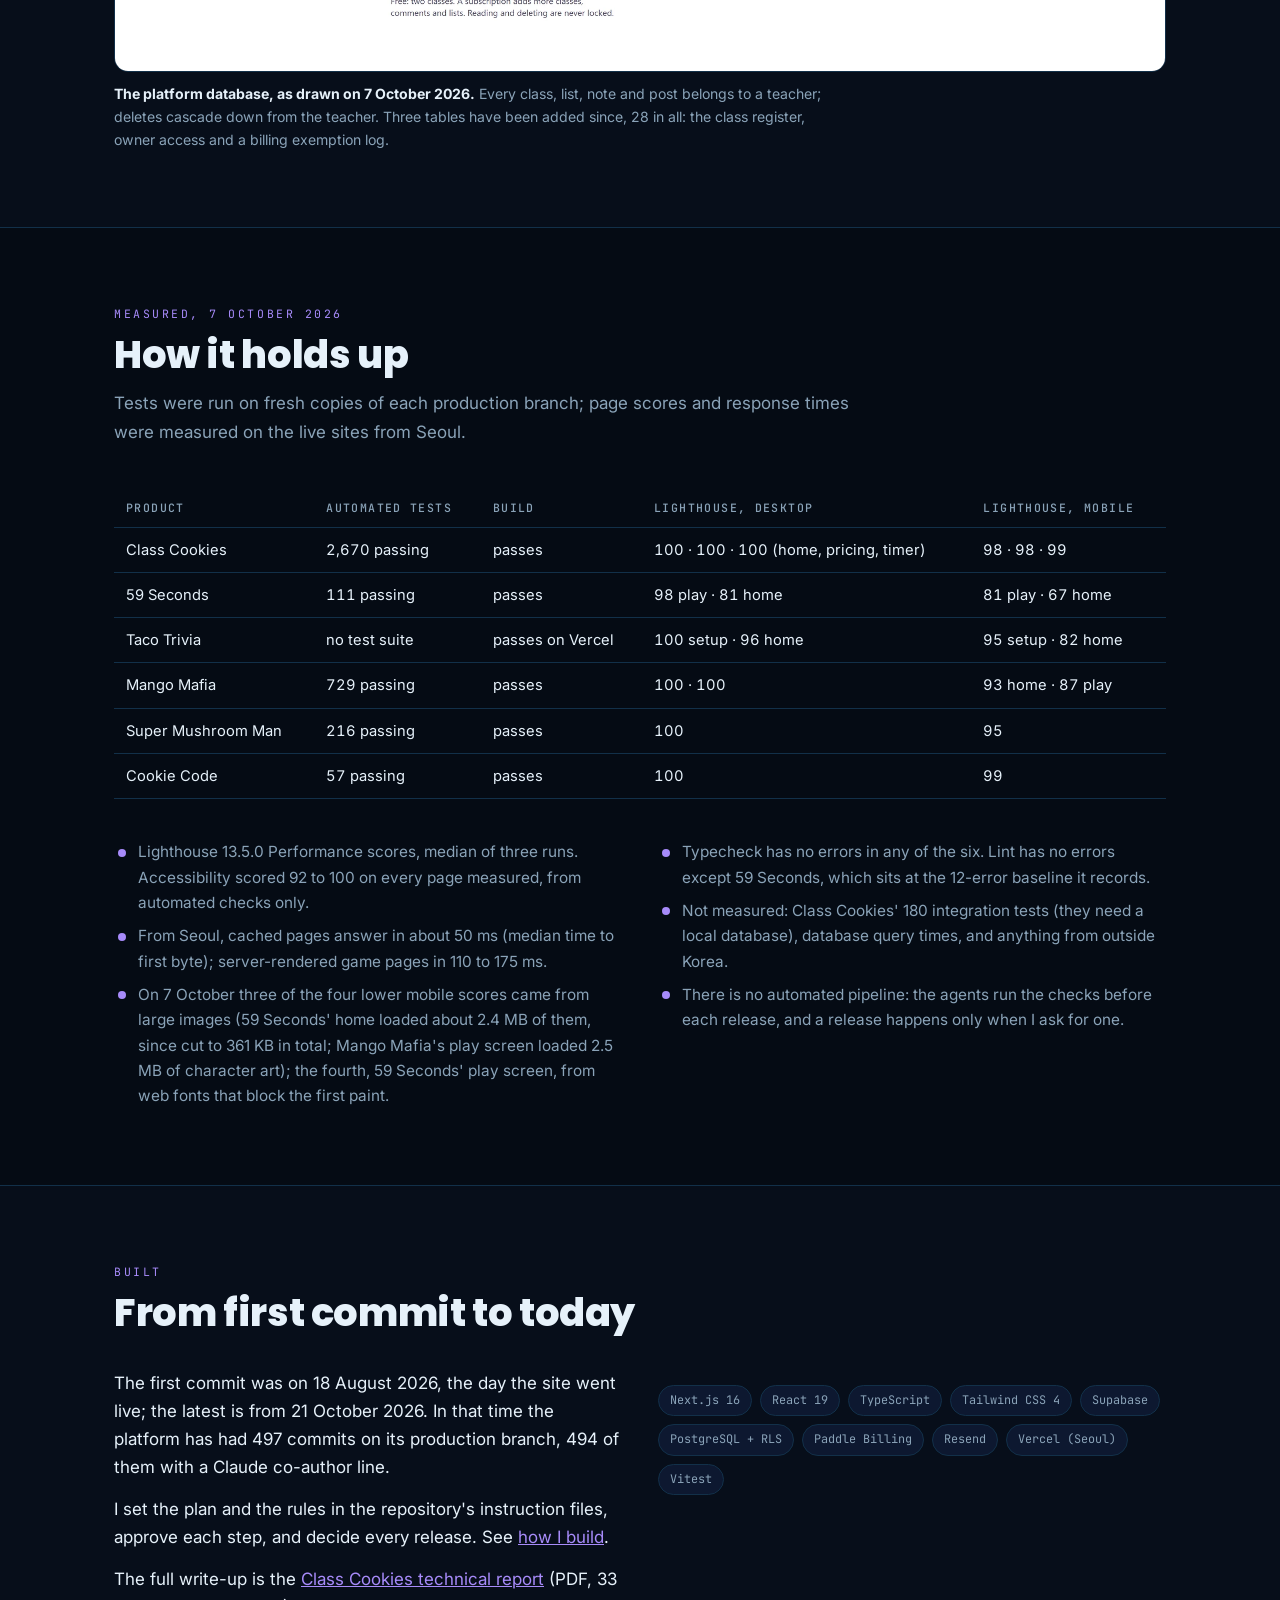
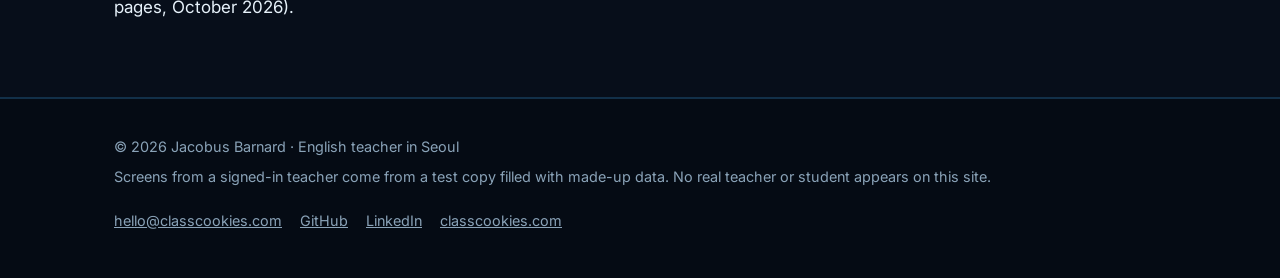
<file: class-cookies/index.html>
<!doctype html>
<html lang="en" class="no-js">
<head>
<meta charset="utf-8">
<meta name="viewport" content="width=device-width, initial-scale=1">
<title>Class Cookies | Jacobus Barnard</title>
<meta name="description" content="Class Cookies: seven classroom games, nine free tools, My Classroom, free worksheets and The Staffroom, for one projector and no student devices. How it is built, how data is protected, and how it measures.">
<link rel="canonical" href="https://jarfis-ai.github.io/class-cookies/">
<meta property="og:type" content="website">
<meta property="og:title" content="Class Cookies: classroom games and tools for English teachers">
<meta property="og:description" content="Class Cookies: seven classroom games, nine free tools, My Classroom, free worksheets and The Staffroom, for one projector and no student devices. How it is built, how data is protected, and how it measures.">
<meta property="og:url" content="https://jarfis-ai.github.io/class-cookies/">
<meta property="og:image" content="https://jarfis-ai.github.io/assets/og/class-cookies.png">
<meta property="og:image:width" content="1200">
<meta property="og:image:height" content="630">
<meta name="twitter:card" content="summary_large_image">
<meta name="theme-color" content="#050B14">
<link rel="icon" href="/favicon.svg" type="image/svg+xml">
<link rel="preconnect" href="https://fonts.googleapis.com">
<link rel="preconnect" href="https://fonts.gstatic.com" crossorigin>
<link href="https://fonts.googleapis.com/css2?family=Inter:wght@400;500;600&family=JetBrains+Mono:wght@500&family=Poppins:wght@600;700;800&display=swap" rel="stylesheet">
<link rel="stylesheet" href="/assets/site.css">
<script src="/assets/site.js" defer></script>
</head>
<body class="accent-purple">
<a class="sr-only" href="#main">Skip to content</a>
<header class="nav">
  <div class="wrap">
    <a class="brand" href="/">Jacobus <span>Barnard</span></a>
    <nav aria-label="Main"><ul><li><a class="link" href="/class-cookies/" aria-current="page">Class Cookies</a></li><li><a class="link" href="/59-seconds/">59 Seconds</a></li><li><a class="link" href="/taco-trivia/">Taco Trivia</a></li><li><a class="link" href="/mango-mafia/">Mango Mafia</a></li><li><a class="link" href="/super-mushroom-man/">Super Mushroom Man</a></li><li><a class="link" href="/cookie-code/">Cookie Code</a></li><li><a class="link" href="/spaghetti-smash/">Spaghetti Smash</a></li><li><a class="link" href="/hangspam/">HangSpam</a></li><li><a class="link" href="/#how">How I build</a></li></ul></nav>
  </div>
</header>
<main id="main">
<section class="hero">
  <div class="wrap hero-grid">
    <div>
      <span class="pill">Live · classcookies.com</span>
      <h1>Class <span class="glow">Cookies</span></h1>
      <p class="lede">Classroom games and tools for English teachers, made for one projector or TV and no student devices. Every game is free to play in full with no sign-in. A subscription adds more content in most games and more of My Classroom.</p>
      <div class="btns">
        <a class="btn primary" href="https://classcookies.com/" rel="noopener">Visit classcookies.com ↗</a>
        <a class="btn" href="#how-it-fits">How it fits together</a>
        <a class="btn" href="/class-cookies-report.pdf">Technical report (PDF)</a>
        <a class="btn" href="https://www.linkedin.com/company/classcookies/" rel="noopener">Class Cookies on LinkedIn ↗</a>
      </div>
    </div>
    <div class="hero-shot"><img src="/assets/img/class-cookies/home.webp" width="1600" height="827" fetchpriority="high" alt="The Class Cookies home page hero: 'Pick a game. Put it on the screen.'"></div>
  </div>
  <div class="wrap">
    <div class="facts">
      <div class="fact"><b>7</b><span>games, each free to play in full</span></div>
      <div class="fact"><b>9</b><span>free tools: timer, stopwatch, clock, name spinner, team decider, coin flip, scoreboard, whiteboard, rock paper scissors</span></div>
      <div class="fact"><b>45+</b><span>free worksheets to download</span></div>
      <div class="fact"><b>2,670</b><span>automated tests passing on the platform</span></div>
    </div>
    <p class="asof">Games, tools and worksheets as shown on classcookies.com on 21 October 2026; tests counted on 7 October 2026.</p>
  </div>
</section>

<section>
  <div class="wrap">
    <div class="head reveal">
      <span class="label">What's in it</span>
      <h2>Everything a teacher puts on the screen</h2>
    </div>
    <div class="cols reveal">
      <div class="card">
        <h3>Seven games</h3>
        <p><a href="/59-seconds/">59 Seconds</a>, <a href="/taco-trivia/">Taco Trivia</a>, <a href="/mango-mafia/">Mango Mafia</a>, <a href="/super-mushroom-man/">Super Mushroom Man</a>, <a href="/cookie-code/">Cookie Code</a>, <a href="/spaghetti-smash/">Spaghetti Smash</a> and <a href="/hangspam/">HangSpam</a>. Each runs on its own address under classcookies.com and is free to play in full; a subscription adds extra packs, decks and characters, or the teacher's own lists, in most of them.</p>
      </div>
      <div class="card">
        <h3>My Classroom</h3>
        <p>Class lists with students, avatars and scores, a class register, comments on students, word and sentence lists, and a calendar. Free accounts keep two classes, with a register for each; the scoreboard, team decider and name spinner can load a class.</p>
      </div>
      <div class="card">
        <h3>Free tools</h3>
        <p>Nine tools that need no account: classroom timer, stopwatch, clock, a name spinner ("Let the Donut Decide"), team decider, coin flip, scoreboard, whiteboard, and rock, paper, scissors.</p>
      </div>
      <div class="card">
        <h3>The Staffroom</h3>
        <p>45+ free worksheets anyone can download, and a discussion forum where subscribed teachers post, reply and save collections. Posts can be reported, and an admin moderates them.</p>
      </div>
    </div>
    <p class="note reveal"><b>Pricing.</b> $4.99 a month or $49.99 a year. Open to subscribers since 16 October 2026.</p>
  </div>
</section>

<section class="alt">
  <div class="wrap">
    <div class="head reveal">
      <span class="label">Screens</span>
      <h2>What teachers see</h2>
      <p>Screens with a signed-in teacher come from a test copy of the platform filled with made-up data, such as the "Mango Test" class.</p>
    </div>
    <div class="gallery">
      <figure class="shot reveal"><img src="/assets/img/class-cookies/what-you-get.webp" width="1351" height="641" loading="lazy" decoding="async" alt="'What you get' table comparing free and subscription features with live counts."><figcaption><b>What you get.</b> The free and subscription split, with counts the home page reads from the games and the worksheet library once a day.</figcaption></figure>
      <figure class="shot reveal"><img src="/assets/img/class-cookies/class.webp" width="1366" height="768" loading="lazy" decoding="async" alt="My Classroom showing the made-up Mango Test class: eight students with fruit avatars and scores."><figcaption><b>My Classroom.</b> A class with avatars and scores (made-up data).</figcaption></figure>
      <figure class="shot reveal"><img src="/assets/img/class-cookies/scoreboard.webp" width="1600" height="900" loading="lazy" decoding="async" alt="The scoreboard tool with the Mango Test class loaded."><figcaption><b>Scoreboard.</b> A saved class on the classroom screen.</figcaption></figure>
      <figure class="shot reveal"><img src="/assets/img/class-cookies/teams.webp" width="1600" height="900" loading="lazy" decoding="async" alt="The team decider showing the Mango Test class split into teams."><figcaption><b>Team decider.</b> The same class split into teams.</figcaption></figure>
      <figure class="shot reveal"><img src="/assets/img/class-cookies/word-lists.webp" width="1366" height="768" loading="lazy" decoding="async" alt="A teacher's word list, 'Fruit and snacks'."><figcaption><b>Word lists.</b> A subscriber's own words, usable inside 59 Seconds, Spaghetti Smash and HangSpam.</figcaption></figure>
      <figure class="shot reveal"><img src="/assets/img/class-cookies/staffroom.webp" width="1366" height="768" loading="lazy" decoding="async" alt="The Staffroom discussion list with posts by made-up teachers."><figcaption><b>The Staffroom.</b> Discussions between teachers (made-up posts).</figcaption></figure>
      <figure class="shot reveal"><img src="/assets/img/class-cookies/tools.webp" width="1366" height="768" loading="lazy" decoding="async" alt="The free tools page listing classroom tools."><figcaption><b>Free tools.</b> No account needed.</figcaption></figure>
      <figure class="shot reveal"><img src="/assets/img/class-cookies/worksheets.webp" width="1366" height="768" loading="lazy" decoding="async" alt="The free worksheets page with search, topic and series filters."><figcaption><b>Free worksheets.</b> Searchable by topic and series.</figcaption></figure>
    </div>
  </div>
</section>

<section id="how-it-fits">
  <div class="wrap">
    <div class="head reveal">
      <span class="label">Architecture</span>
      <h2>Separate apps that feel like one</h2>
      <p>The platform and each game are separate repositories and separate deploys, so one can change without risking the others. They share a sign-in, one answer to "has this teacher subscribed?", and, in most of the games, the teacher's own classes or lists from My Classroom.</p>
    </div>
    <figure class="reveal"><img src="/assets/img/diagrams/architecture.webp" width="2000" height="1375" loading="lazy" decoding="async" alt="Architecture diagram: the teacher's laptop reaches eight apps on Vercel in Seoul, the platform and seven games, which read the Class Cookies platform database, with separate databases for 59 Seconds and Taco Trivia, and Paddle, Resend and Porkbun as outside services."><figcaption><b>How the pieces connect, 21 October 2026.</b> Signing in on classcookies.com sets one session cookie that every game can read; a game with paid extras asks the platform whether the teacher has subscribed, using the teacher's own session.</figcaption></figure>
    <div class="cols" style="margin-top:36px">
      <div class="reveal">
        <h3>The database decides, not the page</h3>
        <p class="muted" style="margin-top:8px">The platform database has 28 tables, and row-level security is switched on for every one: 94 policies say who may read or change each row (counted from its migrations on 21 October 2026). Whether a teacher gets subscriber access is one function, <code>is_subscribed()</code>, used inside those policies, so a page that forgets a check cannot leak or unlock anything.</p>
      </div>
      <div class="reveal">
        <h3>Billing kept narrow</h3>
        <p class="muted" style="margin-top:8px">Paddle is the merchant of record. Since 16 October 2026, its signed webhooks are the only thing that writes a subscription, through one database function that applies each event once. The privileged database key is used in exactly two places: that billing function and the short-lived download links for worksheets.</p>
      </div>
    </div>
    <figure class="reveal" style="margin-top:36px"><img src="/assets/img/diagrams/access.webp" width="2000" height="813" loading="lazy" decoding="async" alt="Flow diagram: signed out, a teacher gets every game free; signed in without a subscription, My Classroom with two classes; subscribed, every deck, pack and role plus unlimited classes and lists."><figcaption><b>What a teacher can use.</b> The same check answers for every app.</figcaption></figure>
  </div>
</section>

<section class="alt">
  <div class="wrap">
    <div class="head reveal">
      <span class="label">Data and privacy</span>
      <h2>Built around classroom data</h2>
    </div>
    <div class="cols reveal">
      <ul class="ticks">
        <li>A class list holds a name, an avatar and an optional gender for each student, and the register's marks if the teacher keeps one: no emails, birthdays or contact details. Comments on students are the most sensitive rows, readable only by the teacher who owns the class.</li>
        <li>When a teacher opens Mango Mafia with a class, only the class's id travels in the link, never a name; the game reads the names with the teacher's own session.</li>
        <li>The platform runs no analytics, tag manager or tracking script, and calls no AI service; automated tests fail if either is added.</li>
      </ul>
      <ul class="ticks">
        <li>A daily backup copies the database through a read-only role, encrypts it with gpg to a key the backup machine cannot decrypt, and keeps copies off that machine. A full restore was tested on 2 October 2026.</li>
        <li>Free accounts can always read and delete their classes, even past the free limit; only adding and editing are limited.</li>
        <li>No real teacher or student data appears on this site.</li>
      </ul>
    </div>
    <figure class="reveal" style="margin-top:36px"><img src="/assets/img/diagrams/er-platform.webp" width="2000" height="1400" loading="lazy" decoding="async" alt="Entity-relationship diagram of the 25 platform tables of 7 October 2026, grouped into accounts and billing, My Classroom, The Staffroom, game content and backup."><figcaption><b>The platform database, as drawn on 7 October 2026.</b> Every class, list, note and post belongs to a teacher; deletes cascade down from the teacher. Three tables have been added since, 28 in all: the class register, owner access and a billing exemption log.</figcaption></figure>
  </div>
</section>

<section id="quality">
  <div class="wrap">
    <div class="head reveal">
      <span class="label">Measured, 7 October 2026</span>
      <h2>How it holds up</h2>
      <p>Tests were run on fresh copies of each production branch; page scores and response times were measured on the live sites from Seoul.</p>
    </div>
    <div class="scroll reveal">
      <table class="table">
        <thead><tr><th>Product</th><th>Automated tests</th><th>Build</th><th>Lighthouse, desktop</th><th>Lighthouse, mobile</th></tr></thead>
        <tbody>
          <tr><td>Class Cookies</td><td class="num">2,670 passing</td><td>passes</td><td class="num">100 · 100 · 100 (home, pricing, timer)</td><td class="num">98 · 98 · 99</td></tr>
          <tr><td>59 Seconds</td><td class="num">111 passing</td><td>passes</td><td class="num">98 play · 81 home</td><td class="num">81 play · 67 home</td></tr>
          <tr><td>Taco Trivia</td><td>no test suite</td><td>passes on Vercel</td><td class="num">100 setup · 96 home</td><td class="num">95 setup · 82 home</td></tr>
          <tr><td>Mango Mafia</td><td class="num">729 passing</td><td>passes</td><td class="num">100 · 100</td><td class="num">93 home · 87 play</td></tr>
          <tr><td>Super Mushroom Man</td><td class="num">216 passing</td><td>passes</td><td class="num">100</td><td class="num">95</td></tr>
          <tr><td>Cookie Code</td><td class="num">57 passing</td><td>passes</td><td class="num">100</td><td class="num">99</td></tr>
        </tbody>
      </table>
    </div>
    <div class="cols" style="margin-top:28px">
      <ul class="ticks reveal">
        <li>Lighthouse 13.5.0 Performance scores, median of three runs. Accessibility scored 92 to 100 on every page measured, from automated checks only.</li>
        <li>From Seoul, cached pages answer in about 50 ms (median time to first byte); server-rendered game pages in 110 to 175 ms.</li>
        <li>On 7 October three of the four lower mobile scores came from large images (59 Seconds' home loaded about 2.4 MB of them, since cut to 361 KB in total; Mango Mafia's play screen loaded 2.5 MB of character art); the fourth, 59 Seconds' play screen, from web fonts that block the first paint.</li>
      </ul>
      <ul class="ticks reveal">
        <li>Typecheck has no errors in any of the six. Lint has no errors except 59 Seconds, which sits at the 12-error baseline it records.</li>
        <li>Not measured: Class Cookies' 180 integration tests (they need a local database), database query times, and anything from outside Korea.</li>
        <li>There is no automated pipeline: the agents run the checks before each release, and a release happens only when I ask for one.</li>
      </ul>
    </div>
  </div>
</section>

<section class="alt">
  <div class="wrap">
    <div class="head reveal">
      <span class="label">Built</span>
      <h2>From first commit to today</h2>
    </div>
    <div class="cols reveal">
      <div>
        <p>The first commit was on 18 August 2026, the day the site went live; the latest is from 21 October 2026. In that time the platform has had 497 commits on its production branch, 494 of them with a Claude co-author line.</p>
        <p>I set the plan and the rules in the repository's instruction files, approve each step, and decide every release. See <a href="/#how">how I build</a>.</p>
        <p>The full write-up is the <a href="/class-cookies-report.pdf">Class Cookies technical report</a> (PDF, 33 pages, October 2026).</p>
      </div>
      <div>
        <div class="chips">
          <span>Next.js 16</span><span>React 19</span><span>TypeScript</span><span>Tailwind CSS 4</span><span>Supabase</span><span>PostgreSQL + RLS</span><span>Paddle Billing</span><span>Resend</span><span>Vercel (Seoul)</span><span>Vitest</span>
        </div>
      </div>
    </div>
  </div>
</section>
</main>
<footer>
  <div class="wrap">
    <div>
      <div>&copy; 2026 Jacobus Barnard &middot; English teacher in Seoul</div>
      <div class="small" style="margin-top:6px">Screens from a signed-in teacher come from a test copy filled with made-up data. No real teacher or student appears on this site.</div>
    </div>
    <div class="links">
      <a href="mailto:hello@classcookies.com">hello@classcookies.com</a>
      <a href="https://github.com/JarFis-ai" rel="noopener">GitHub</a>
      <a href="https://www.linkedin.com/in/jaco-barnard-707174428" rel="noopener">LinkedIn</a>
      <a href="https://classcookies.com/" rel="noopener">classcookies.com</a>
    </div>
  </div>
</footer>
</body>
</html>
</file>
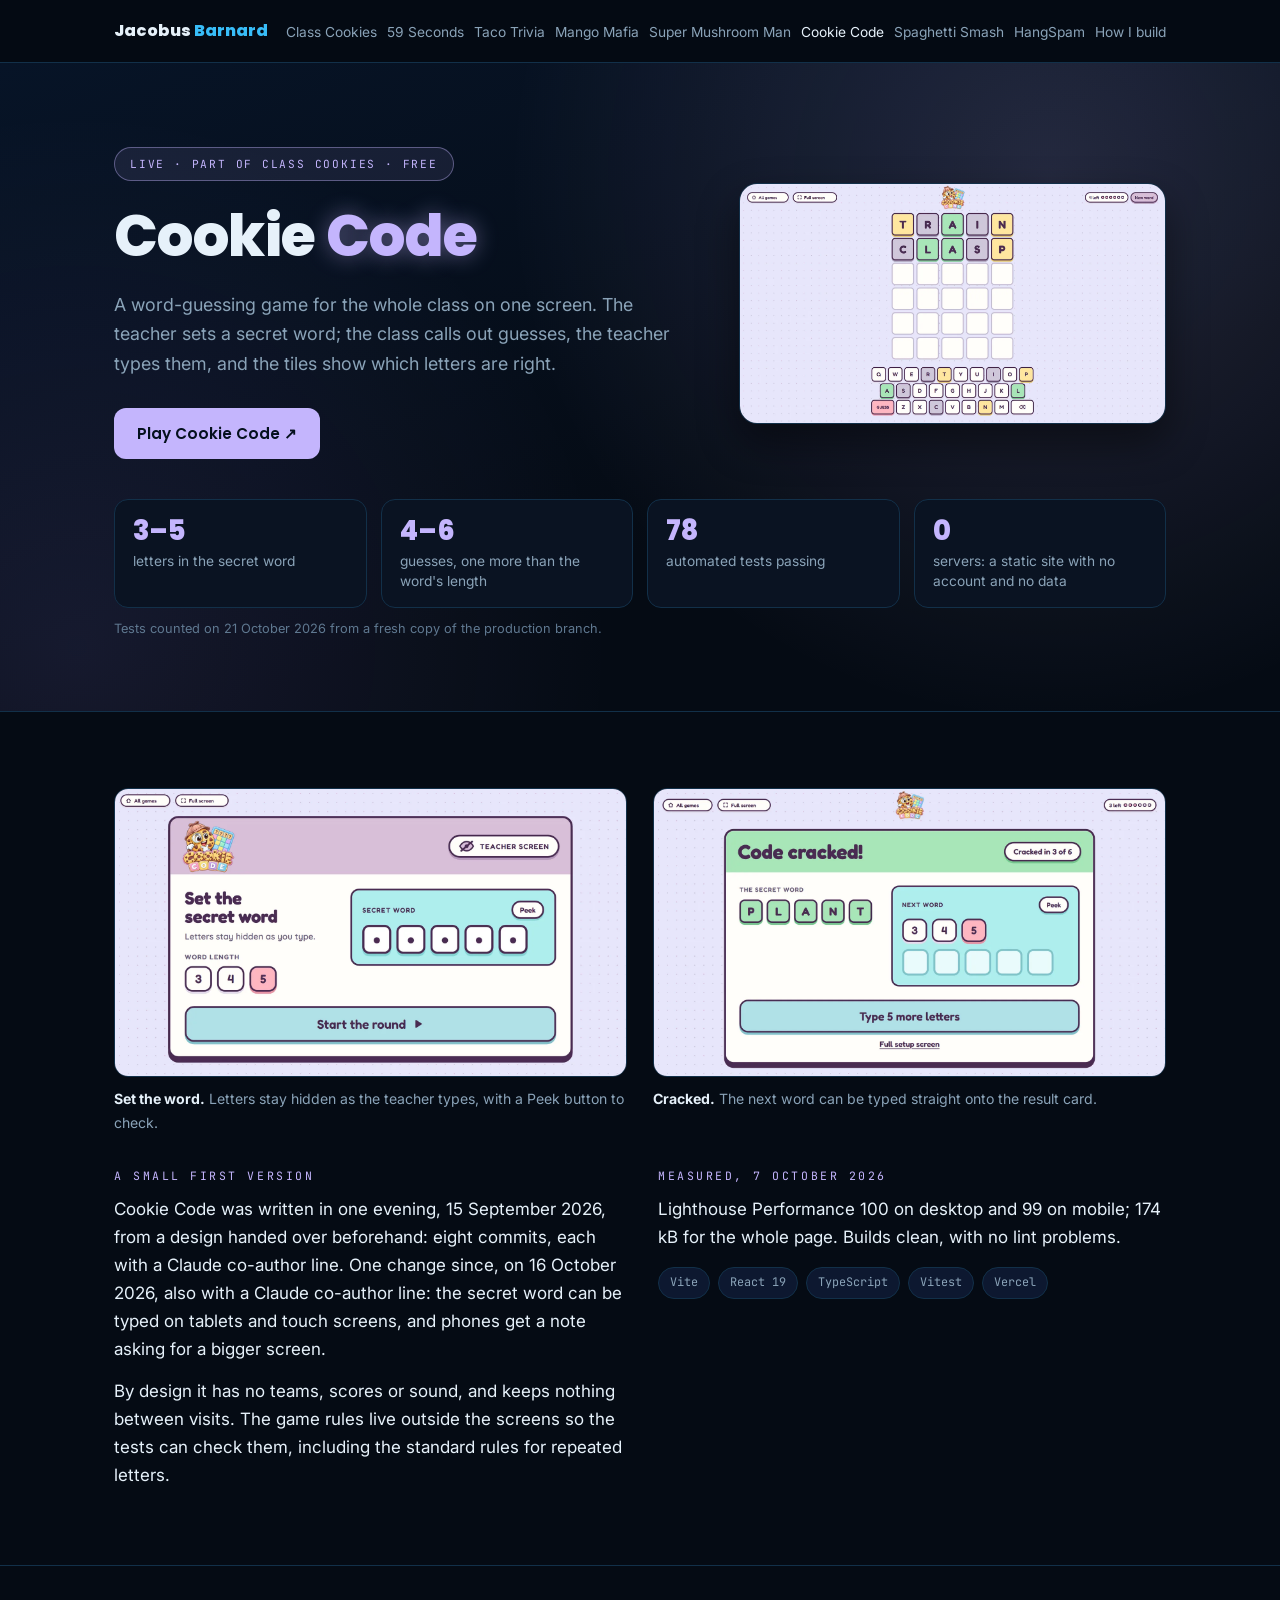
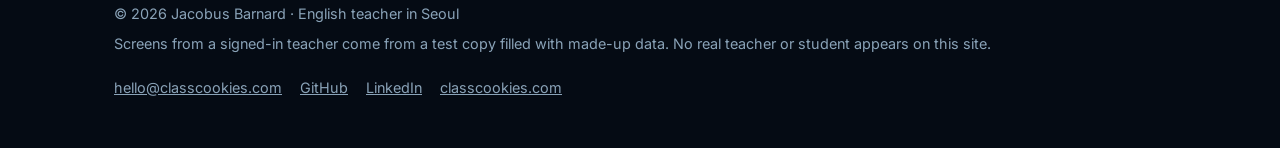
<file: cookie-code/index.html>
<!doctype html>
<html lang="en" class="no-js">
<head>
<meta charset="utf-8">
<meta name="viewport" content="width=device-width, initial-scale=1">
<title>Cookie Code | Jacobus Barnard</title>
<meta name="description" content="Cookie Code: the teacher sets a secret word of three to five letters and the whole class cracks it together on one screen. Free, no account, no student devices. Part of Class Cookies.">
<link rel="canonical" href="https://jarfis-ai.github.io/cookie-code/">
<meta property="og:type" content="website">
<meta property="og:title" content="Cookie Code: a word-guessing game for the whole class">
<meta property="og:description" content="Cookie Code: the teacher sets a secret word of three to five letters and the whole class cracks it together on one screen. Free, no account, no student devices. Part of Class Cookies.">
<meta property="og:url" content="https://jarfis-ai.github.io/cookie-code/">
<meta property="og:image" content="https://jarfis-ai.github.io/assets/og/cookie-code.png">
<meta property="og:image:width" content="1200">
<meta property="og:image:height" content="630">
<meta name="twitter:card" content="summary_large_image">
<meta name="theme-color" content="#050B14">
<link rel="icon" href="/favicon.svg" type="image/svg+xml">
<link rel="preconnect" href="https://fonts.googleapis.com">
<link rel="preconnect" href="https://fonts.gstatic.com" crossorigin>
<link href="https://fonts.googleapis.com/css2?family=Inter:wght@400;500;600&family=JetBrains+Mono:wght@500&family=Poppins:wght@600;700;800&display=swap" rel="stylesheet">
<link rel="stylesheet" href="/assets/site.css">
<script src="/assets/site.js" defer></script>
</head>
<body class="accent-lilac">
<a class="sr-only" href="#main">Skip to content</a>
<header class="nav">
  <div class="wrap">
    <a class="brand" href="/">Jacobus <span>Barnard</span></a>
    <nav aria-label="Main"><ul><li><a class="link" href="/class-cookies/">Class Cookies</a></li><li><a class="link" href="/59-seconds/">59 Seconds</a></li><li><a class="link" href="/taco-trivia/">Taco Trivia</a></li><li><a class="link" href="/mango-mafia/">Mango Mafia</a></li><li><a class="link" href="/super-mushroom-man/">Super Mushroom Man</a></li><li><a class="link" href="/cookie-code/" aria-current="page">Cookie Code</a></li><li><a class="link" href="/spaghetti-smash/">Spaghetti Smash</a></li><li><a class="link" href="/hangspam/">HangSpam</a></li><li><a class="link" href="/#how">How I build</a></li></ul></nav>
  </div>
</header>
<main id="main">
<section class="hero">
  <div class="wrap hero-grid">
    <div>
      <span class="pill">Live · part of Class Cookies · free</span>
      <h1>Cookie <span class="glow">Code</span></h1>
      <p class="lede">A word-guessing game for the whole class on one screen. The teacher sets a secret word; the class calls out guesses, the teacher types them, and the tiles show which letters are right.</p>
      <div class="btns">
        <a class="btn primary" href="https://cookiecode.classcookies.com/" rel="noopener">Play Cookie Code ↗</a>
      </div>
    </div>
    <div class="hero-shot"><img src="/assets/img/cookie-code/play.webp" width="1600" height="900" fetchpriority="high" alt="Two guesses on the board, TRAIN and CLASP, with coloured tiles and an on-screen keyboard."></div>
  </div>
  <div class="wrap">
    <div class="facts">
      <div class="fact"><b>3–5</b><span>letters in the secret word</span></div>
      <div class="fact"><b>4–6</b><span>guesses, one more than the word's length</span></div>
      <div class="fact"><b>78</b><span>automated tests passing</span></div>
      <div class="fact"><b>0</b><span>servers: a static site with no account and no data</span></div>
    </div>
    <p class="asof">Tests counted on 21 October 2026 from a fresh copy of the production branch.</p>
  </div>
</section>

<section>
  <div class="wrap">
    <div class="gallery">
      <figure class="shot reveal"><img src="/assets/img/cookie-code/setup.webp" width="1600" height="900" loading="lazy" decoding="async" alt="'Set the secret word': five hidden letters with a Peek button."><figcaption><b>Set the word.</b> Letters stay hidden as the teacher types, with a Peek button to check.</figcaption></figure>
      <figure class="shot reveal"><img src="/assets/img/cookie-code/win.webp" width="1600" height="900" loading="lazy" decoding="async" alt="'Code cracked!' The secret word PLANT, cracked in 3 of 6."><figcaption><b>Cracked.</b> The next word can be typed straight onto the result card.</figcaption></figure>
    </div>
    <div class="cols" style="margin-top:32px">
      <div class="reveal">
        <span class="label">A small first version</span>
        <p>Cookie Code was written in one evening, 15 September 2026, from a design handed over beforehand: eight commits, each with a Claude co-author line. One change since, on 16 October 2026, also with a Claude co-author line: the secret word can be typed on tablets and touch screens, and phones get a note asking for a bigger screen.</p>
        <p>By design it has no teams, scores or sound, and keeps nothing between visits. The game rules live outside the screens so the tests can check them, including the standard rules for repeated letters.</p>
      </div>
      <div class="reveal">
        <span class="label">Measured, 7 October 2026</span>
        <p>Lighthouse Performance 100 on desktop and 99 on mobile; 174 kB for the whole page. Builds clean, with no lint problems.</p>
        <div class="chips"><span>Vite</span><span>React 19</span><span>TypeScript</span><span>Vitest</span><span>Vercel</span></div>
      </div>
    </div>
  </div>
</section>
</main>
<footer>
  <div class="wrap">
    <div>
      <div>&copy; 2026 Jacobus Barnard &middot; English teacher in Seoul</div>
      <div class="small" style="margin-top:6px">Screens from a signed-in teacher come from a test copy filled with made-up data. No real teacher or student appears on this site.</div>
    </div>
    <div class="links">
      <a href="mailto:hello@classcookies.com">hello@classcookies.com</a>
      <a href="https://github.com/JarFis-ai" rel="noopener">GitHub</a>
      <a href="https://www.linkedin.com/in/jaco-barnard-707174428" rel="noopener">LinkedIn</a>
      <a href="https://classcookies.com/" rel="noopener">classcookies.com</a>
    </div>
  </div>
</footer>
</body>
</html>
</file>
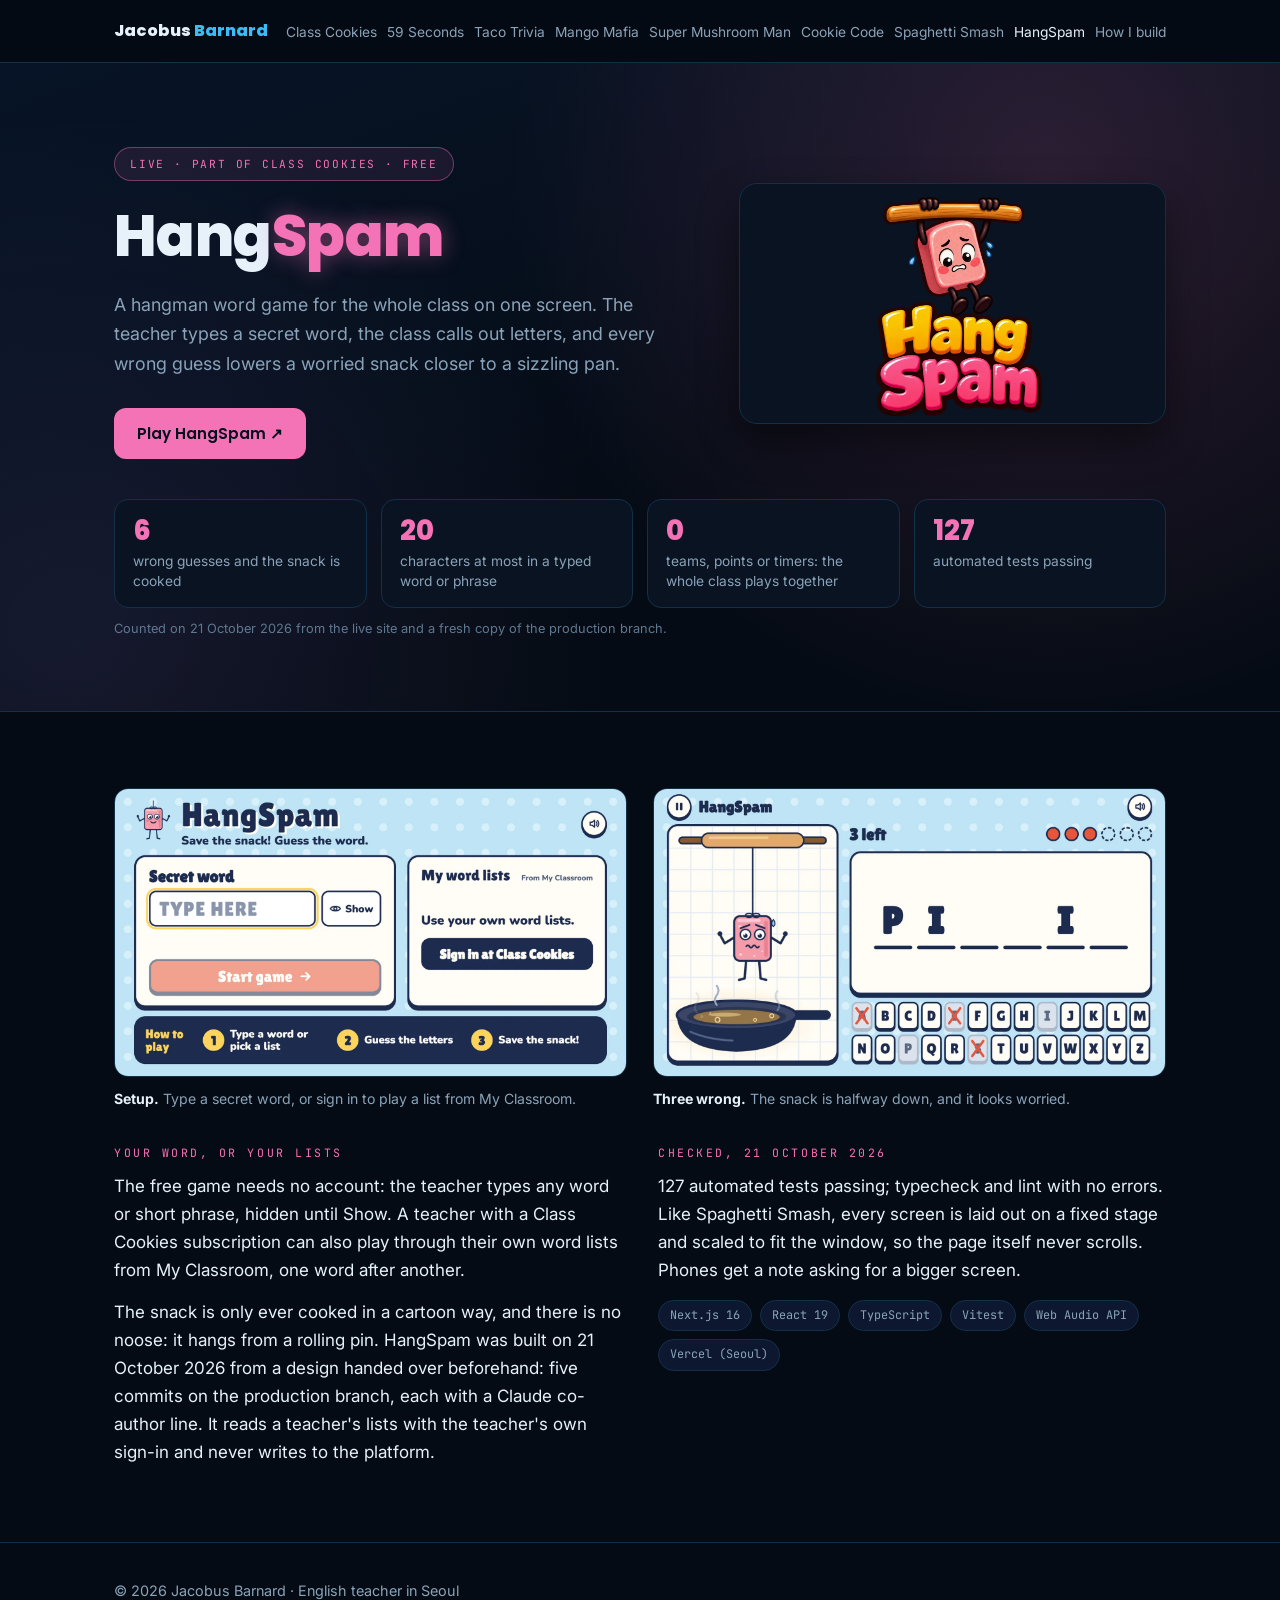
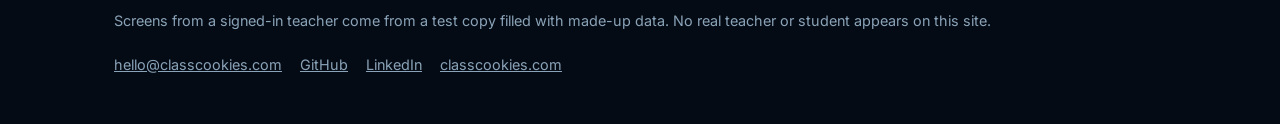
<file: hangspam/index.html>
<!doctype html>
<html lang="en" class="no-js">
<head>
<meta charset="utf-8">
<meta name="viewport" content="width=device-width, initial-scale=1">
<title>HangSpam | Jacobus Barnard</title>
<meta name="description" content="HangSpam: a hangman word game for the whole class on one screen. Every wrong guess lowers a worried snack closer to a sizzling pan. Free with your own typed word; subscribed teachers play their own word lists from My Classroom. Part of Class Cookies.">
<link rel="canonical" href="https://jarfis-ai.github.io/hangspam/">
<meta property="og:type" content="website">
<meta property="og:title" content="HangSpam: a hangman word game for the whole class">
<meta property="og:description" content="HangSpam: a hangman word game for the whole class on one screen. Every wrong guess lowers a worried snack closer to a sizzling pan. Free with your own typed word; subscribed teachers play their own word lists from My Classroom. Part of Class Cookies.">
<meta property="og:url" content="https://jarfis-ai.github.io/hangspam/">
<meta property="og:image" content="https://jarfis-ai.github.io/assets/og/hangspam.png">
<meta property="og:image:width" content="1200">
<meta property="og:image:height" content="630">
<meta name="twitter:card" content="summary_large_image">
<meta name="theme-color" content="#050B14">
<link rel="icon" href="/favicon.svg" type="image/svg+xml">
<link rel="preconnect" href="https://fonts.googleapis.com">
<link rel="preconnect" href="https://fonts.gstatic.com" crossorigin>
<link href="https://fonts.googleapis.com/css2?family=Inter:wght@400;500;600&family=JetBrains+Mono:wght@500&family=Poppins:wght@600;700;800&display=swap" rel="stylesheet">
<link rel="stylesheet" href="/assets/site.css">
<script src="/assets/site.js" defer></script>
</head>
<body class="accent-pink">
<a class="sr-only" href="#main">Skip to content</a>
<header class="nav">
  <div class="wrap">
    <a class="brand" href="/">Jacobus <span>Barnard</span></a>
    <nav aria-label="Main"><ul><li><a class="link" href="/class-cookies/">Class Cookies</a></li><li><a class="link" href="/59-seconds/">59 Seconds</a></li><li><a class="link" href="/taco-trivia/">Taco Trivia</a></li><li><a class="link" href="/mango-mafia/">Mango Mafia</a></li><li><a class="link" href="/super-mushroom-man/">Super Mushroom Man</a></li><li><a class="link" href="/cookie-code/">Cookie Code</a></li><li><a class="link" href="/spaghetti-smash/">Spaghetti Smash</a></li><li><a class="link" href="/hangspam/" aria-current="page">HangSpam</a></li><li><a class="link" href="/#how">How I build</a></li></ul></nav>
  </div>
</header>
<main id="main">
<section class="hero">
  <div class="wrap hero-grid">
    <div>
      <span class="pill">Live · part of Class Cookies · free</span>
      <h1>Hang<span class="glow">Spam</span></h1>
      <p class="lede">A hangman word game for the whole class on one screen. The teacher types a secret word, the class calls out letters, and every wrong guess lowers a worried snack closer to a sizzling pan.</p>
      <div class="btns">
        <a class="btn primary" href="https://hangspam.classcookies.com/" rel="noopener">Play HangSpam ↗</a>
      </div>
    </div>
    <div class="hero-shot"><img src="/assets/img/hangspam/logo.webp" width="1600" height="900" fetchpriority="high" alt="The HangSpam logo: a worried pink snack with two sweat drops, hanging from a wooden bar above the words HangSpam."></div>
  </div>
  <div class="wrap">
    <div class="facts">
      <div class="fact"><b>6</b><span>wrong guesses and the snack is cooked</span></div>
      <div class="fact"><b>20</b><span>characters at most in a typed word or phrase</span></div>
      <div class="fact"><b>0</b><span>teams, points or timers: the whole class plays together</span></div>
      <div class="fact"><b>127</b><span>automated tests passing</span></div>
    </div>
    <p class="asof">Counted on 21 October 2026 from the live site and a fresh copy of the production branch.</p>
  </div>
</section>

<section>
  <div class="wrap">
    <div class="gallery">
      <figure class="shot reveal"><img src="/assets/img/hangspam/setup.webp" width="1600" height="900" loading="lazy" decoding="async" alt="Setup: a 'Secret word' box with a Show button and Start game, and a 'My word lists' box with 'Sign in at Class Cookies'."><figcaption><b>Setup.</b> Type a secret word, or sign in to play a list from My Classroom.</figcaption></figure>
      <figure class="shot reveal"><img src="/assets/img/hangspam/play.webp" width="1600" height="900" loading="lazy" decoding="async" alt="A round: the snack hangs from a rolling pin above a pan, P and I found in a six-letter word, three wrong letters crossed out, '3 left'."><figcaption><b>Three wrong.</b> The snack is halfway down, and it looks worried.</figcaption></figure>
    </div>
    <div class="cols" style="margin-top:32px">
      <div class="reveal">
        <span class="label">Your word, or your lists</span>
        <p>The free game needs no account: the teacher types any word or short phrase, hidden until Show. A teacher with a Class Cookies subscription can also play through their own word lists from My Classroom, one word after another.</p>
        <p>The snack is only ever cooked in a cartoon way, and there is no noose: it hangs from a rolling pin. HangSpam was built on 21 October 2026 from a design handed over beforehand: five commits on the production branch, each with a Claude co-author line. It reads a teacher's lists with the teacher's own sign-in and never writes to the platform.</p>
      </div>
      <div class="reveal">
        <span class="label">Checked, 21 October 2026</span>
        <p>127 automated tests passing; typecheck and lint with no errors. Like Spaghetti Smash, every screen is laid out on a fixed stage and scaled to fit the window, so the page itself never scrolls. Phones get a note asking for a bigger screen.</p>
        <div class="chips"><span>Next.js 16</span><span>React 19</span><span>TypeScript</span><span>Vitest</span><span>Web Audio API</span><span>Vercel (Seoul)</span></div>
      </div>
    </div>
  </div>
</section>
</main>
<footer>
  <div class="wrap">
    <div>
      <div>&copy; 2026 Jacobus Barnard &middot; English teacher in Seoul</div>
      <div class="small" style="margin-top:6px">Screens from a signed-in teacher come from a test copy filled with made-up data. No real teacher or student appears on this site.</div>
    </div>
    <div class="links">
      <a href="mailto:hello@classcookies.com">hello@classcookies.com</a>
      <a href="https://github.com/JarFis-ai" rel="noopener">GitHub</a>
      <a href="https://www.linkedin.com/in/jaco-barnard-707174428" rel="noopener">LinkedIn</a>
      <a href="https://classcookies.com/" rel="noopener">classcookies.com</a>
    </div>
  </div>
</footer>
</body>
</html>
</file>
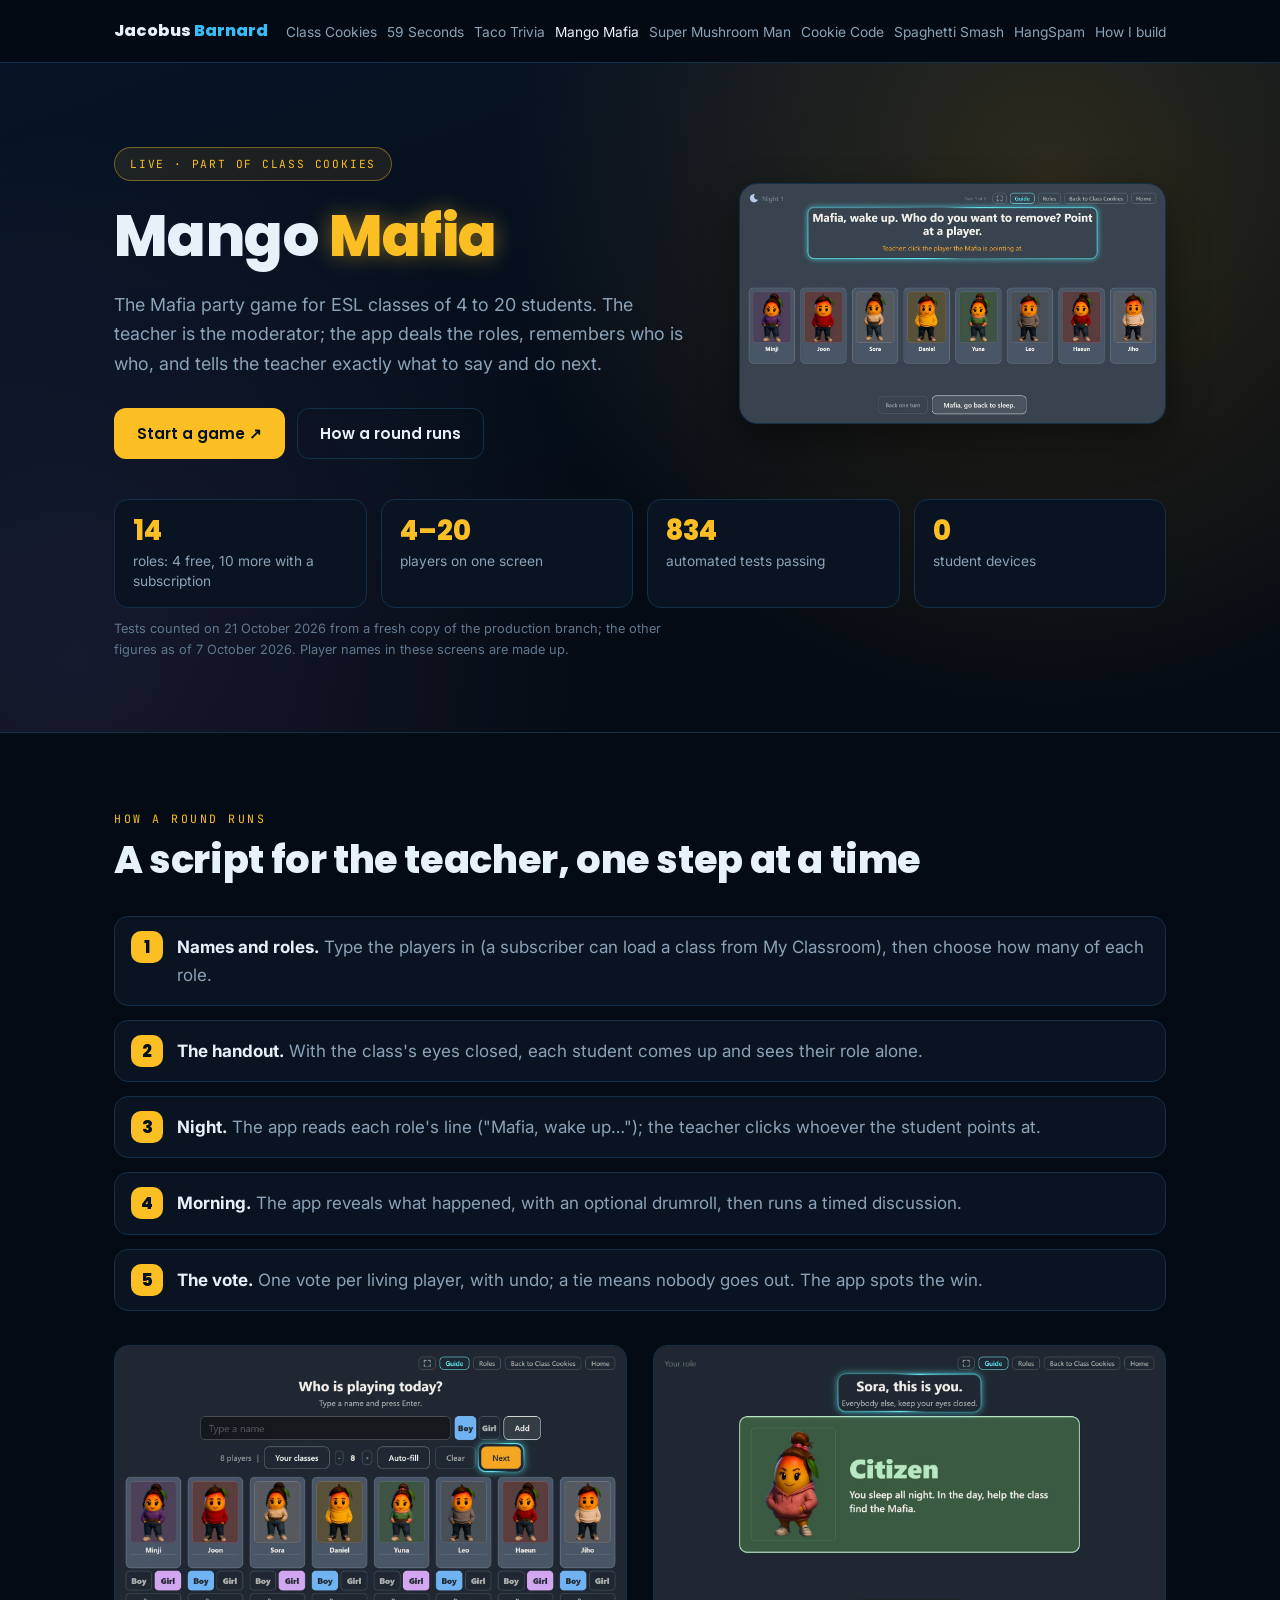
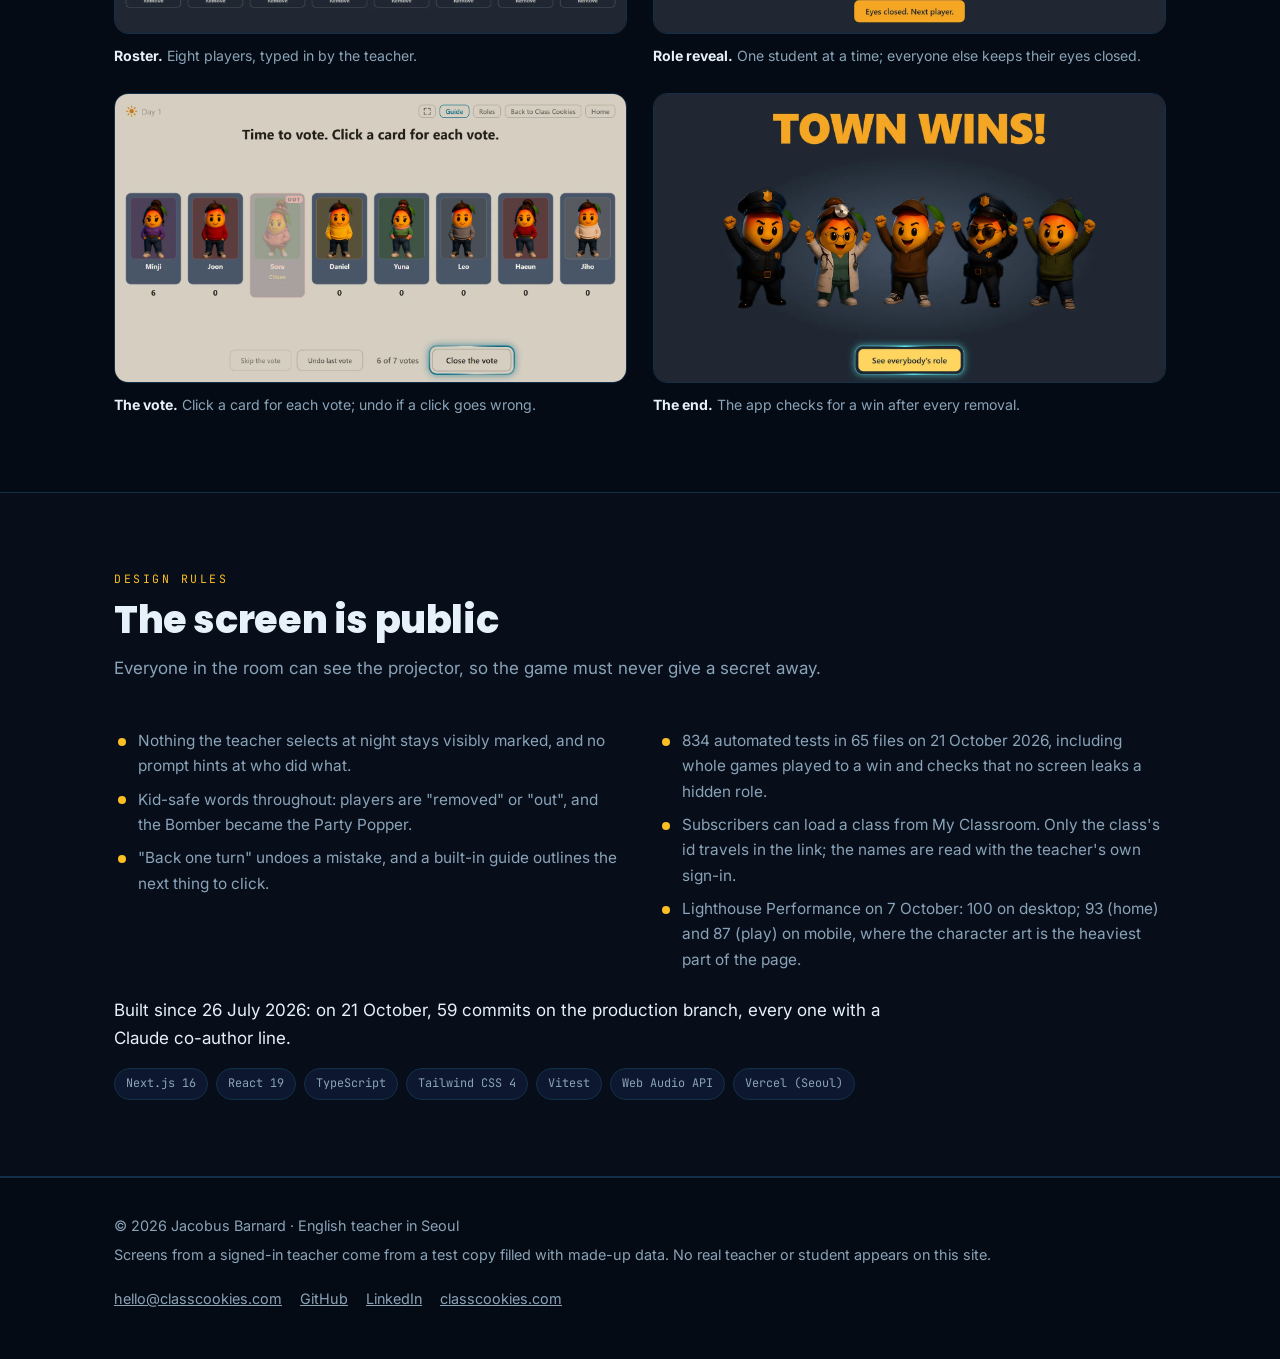
<file: mango-mafia/index.html>
<!doctype html>
<html lang="en" class="no-js">
<head>
<meta charset="utf-8">
<meta name="viewport" content="width=device-width, initial-scale=1">
<title>Mango Mafia | Jacobus Barnard</title>
<meta name="description" content="Mango Mafia: the Mafia party game for ESL classes of 4 to 20 students. The app deals the roles, remembers who is who, and tells the teacher what to say next. Part of Class Cookies.">
<link rel="canonical" href="https://jarfis-ai.github.io/mango-mafia/">
<meta property="og:type" content="website">
<meta property="og:title" content="Mango Mafia: classroom Mafia that runs the game for the teacher">
<meta property="og:description" content="Mango Mafia: the Mafia party game for ESL classes of 4 to 20 students. The app deals the roles, remembers who is who, and tells the teacher what to say next. Part of Class Cookies.">
<meta property="og:url" content="https://jarfis-ai.github.io/mango-mafia/">
<meta property="og:image" content="https://jarfis-ai.github.io/assets/og/mango-mafia.png">
<meta property="og:image:width" content="1200">
<meta property="og:image:height" content="630">
<meta name="twitter:card" content="summary_large_image">
<meta name="theme-color" content="#050B14">
<link rel="icon" href="/favicon.svg" type="image/svg+xml">
<link rel="preconnect" href="https://fonts.googleapis.com">
<link rel="preconnect" href="https://fonts.gstatic.com" crossorigin>
<link href="https://fonts.googleapis.com/css2?family=Inter:wght@400;500;600&family=JetBrains+Mono:wght@500&family=Poppins:wght@600;700;800&display=swap" rel="stylesheet">
<link rel="stylesheet" href="/assets/site.css">
<script src="/assets/site.js" defer></script>
</head>
<body class="accent-amber">
<a class="sr-only" href="#main">Skip to content</a>
<header class="nav">
  <div class="wrap">
    <a class="brand" href="/">Jacobus <span>Barnard</span></a>
    <nav aria-label="Main"><ul><li><a class="link" href="/class-cookies/">Class Cookies</a></li><li><a class="link" href="/59-seconds/">59 Seconds</a></li><li><a class="link" href="/taco-trivia/">Taco Trivia</a></li><li><a class="link" href="/mango-mafia/" aria-current="page">Mango Mafia</a></li><li><a class="link" href="/super-mushroom-man/">Super Mushroom Man</a></li><li><a class="link" href="/cookie-code/">Cookie Code</a></li><li><a class="link" href="/spaghetti-smash/">Spaghetti Smash</a></li><li><a class="link" href="/hangspam/">HangSpam</a></li><li><a class="link" href="/#how">How I build</a></li></ul></nav>
  </div>
</header>
<main id="main">
<section class="hero">
  <div class="wrap hero-grid">
    <div>
      <span class="pill">Live · part of Class Cookies</span>
      <h1>Mango <span class="glow">Mafia</span></h1>
      <p class="lede">The Mafia party game for ESL classes of 4 to 20 students. The teacher is the moderator; the app deals the roles, remembers who is who, and tells the teacher exactly what to say and do next.</p>
      <div class="btns">
        <a class="btn primary" href="https://mangomafia.classcookies.com/" rel="noopener">Start a game ↗</a>
        <a class="btn" href="#round">How a round runs</a>
      </div>
    </div>
    <div class="hero-shot"><img src="/assets/img/mango-mafia/night.webp" width="1600" height="900" fetchpriority="high" alt="Night 1: 'Mafia, wake up. Who do you want to remove? Point at a player.' above eight player cards."></div>
  </div>
  <div class="wrap">
    <div class="facts">
      <div class="fact"><b>14</b><span>roles: 4 free, 10 more with a subscription</span></div>
      <div class="fact"><b>4–20</b><span>players on one screen</span></div>
      <div class="fact"><b>834</b><span>automated tests passing</span></div>
      <div class="fact"><b>0</b><span>student devices</span></div>
    </div>
    <p class="asof">Tests counted on 21 October 2026 from a fresh copy of the production branch; the other figures as of 7 October 2026. Player names in these screens are made up.</p>
  </div>
</section>

<section id="round">
  <div class="wrap">
    <div class="head reveal">
      <span class="label">How a round runs</span>
      <h2>A script for the teacher, one step at a time</h2>
    </div>
    <ol class="steps reveal">
      <li><b>Names and roles.</b> Type the players in (a subscriber can load a class from My Classroom), then choose how many of each role.</li>
      <li><b>The handout.</b> With the class's eyes closed, each student comes up and sees their role alone.</li>
      <li><b>Night.</b> The app reads each role's line ("Mafia, wake up…"); the teacher clicks whoever the student points at.</li>
      <li><b>Morning.</b> The app reveals what happened, with an optional drumroll, then runs a timed discussion.</li>
      <li><b>The vote.</b> One vote per living player, with undo; a tie means nobody goes out. The app spots the win.</li>
    </ol>
    <div class="gallery" style="margin-top:34px">
      <figure class="shot reveal"><img src="/assets/img/mango-mafia/roster.webp" width="1600" height="900" loading="lazy" decoding="async" alt="'Who is playing today?' with eight made-up players."><figcaption><b>Roster.</b> Eight players, typed in by the teacher.</figcaption></figure>
      <figure class="shot reveal"><img src="/assets/img/mango-mafia/reveal.webp" width="1600" height="900" loading="lazy" decoding="async" alt="'Sora, this is you.' A role card shown to one student."><figcaption><b>Role reveal.</b> One student at a time; everyone else keeps their eyes closed.</figcaption></figure>
      <figure class="shot reveal"><img src="/assets/img/mango-mafia/vote.webp" width="1600" height="900" loading="lazy" decoding="async" alt="The vote screen with a count under each player."><figcaption><b>The vote.</b> Click a card for each vote; undo if a click goes wrong.</figcaption></figure>
      <figure class="shot reveal"><img src="/assets/img/mango-mafia/win.webp" width="1600" height="900" loading="lazy" decoding="async" alt="'TOWN WINS!' with the winning characters cheering."><figcaption><b>The end.</b> The app checks for a win after every removal.</figcaption></figure>
    </div>
  </div>
</section>

<section class="alt">
  <div class="wrap">
    <div class="head reveal">
      <span class="label">Design rules</span>
      <h2>The screen is public</h2>
      <p>Everyone in the room can see the projector, so the game must never give a secret away.</p>
    </div>
    <div class="cols reveal">
      <ul class="ticks">
        <li>Nothing the teacher selects at night stays visibly marked, and no prompt hints at who did what.</li>
        <li>Kid-safe words throughout: players are "removed" or "out", and the Bomber became the Party Popper.</li>
        <li>"Back one turn" undoes a mistake, and a built-in guide outlines the next thing to click.</li>
      </ul>
      <ul class="ticks">
        <li>834 automated tests in 65 files on 21 October 2026, including whole games played to a win and checks that no screen leaks a hidden role.</li>
        <li>Subscribers can load a class from My Classroom. Only the class's id travels in the link; the names are read with the teacher's own sign-in.</li>
        <li>Lighthouse Performance on 7 October: 100 on desktop; 93 (home) and 87 (play) on mobile, where the character art is the heaviest part of the page.</li>
      </ul>
    </div>
    <p class="reveal" style="margin-top:24px">Built since 26 July 2026: on 21 October, 59 commits on the production branch, every one with a Claude co-author line.</p>
    <div class="chips reveal">
      <span>Next.js 16</span><span>React 19</span><span>TypeScript</span><span>Tailwind CSS 4</span><span>Vitest</span><span>Web Audio API</span><span>Vercel (Seoul)</span>
    </div>
  </div>
</section>
</main>
<footer>
  <div class="wrap">
    <div>
      <div>&copy; 2026 Jacobus Barnard &middot; English teacher in Seoul</div>
      <div class="small" style="margin-top:6px">Screens from a signed-in teacher come from a test copy filled with made-up data. No real teacher or student appears on this site.</div>
    </div>
    <div class="links">
      <a href="mailto:hello@classcookies.com">hello@classcookies.com</a>
      <a href="https://github.com/JarFis-ai" rel="noopener">GitHub</a>
      <a href="https://www.linkedin.com/in/jaco-barnard-707174428" rel="noopener">LinkedIn</a>
      <a href="https://classcookies.com/" rel="noopener">classcookies.com</a>
    </div>
  </div>
</footer>
</body>
</html>
</file>
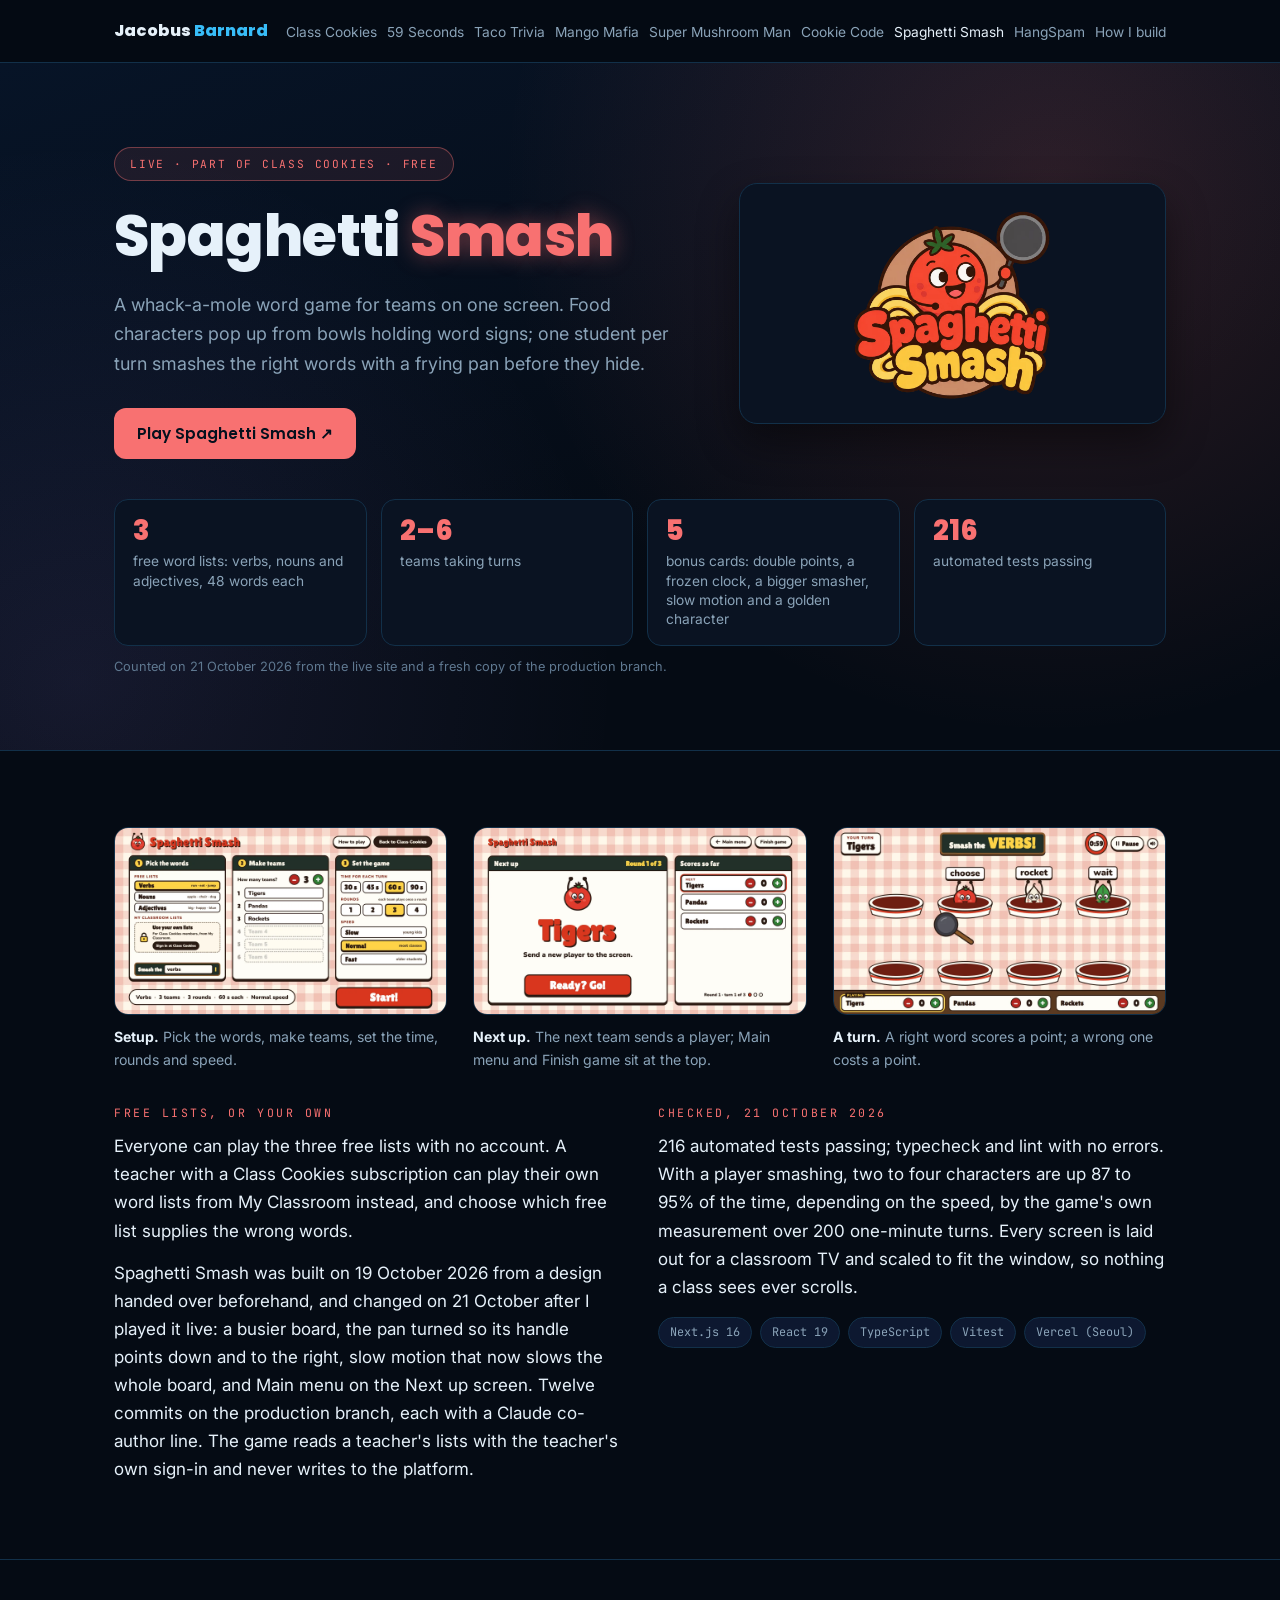
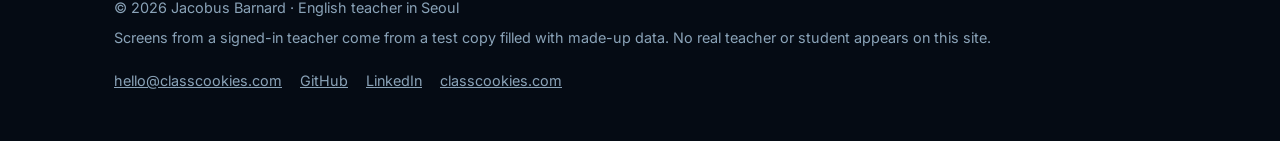
<file: spaghetti-smash/index.html>
<!doctype html>
<html lang="en" class="no-js">
<head>
<meta charset="utf-8">
<meta name="viewport" content="width=device-width, initial-scale=1">
<title>Spaghetti Smash | Jacobus Barnard</title>
<meta name="description" content="Spaghetti Smash: a whack-a-mole word game for teams on one classroom screen. Free word lists for everyone; subscribed teachers play with their own lists from My Classroom. Part of Class Cookies.">
<link rel="canonical" href="https://jarfis-ai.github.io/spaghetti-smash/">
<meta property="og:type" content="website">
<meta property="og:title" content="Spaghetti Smash: a whack-a-mole word game for teams">
<meta property="og:description" content="Spaghetti Smash: a whack-a-mole word game for teams on one classroom screen. Free word lists for everyone; subscribed teachers play with their own lists from My Classroom. Part of Class Cookies.">
<meta property="og:url" content="https://jarfis-ai.github.io/spaghetti-smash/">
<meta property="og:image" content="https://jarfis-ai.github.io/assets/og/spaghetti-smash.png">
<meta property="og:image:width" content="1200">
<meta property="og:image:height" content="630">
<meta name="twitter:card" content="summary_large_image">
<meta name="theme-color" content="#050B14">
<link rel="icon" href="/favicon.svg" type="image/svg+xml">
<link rel="preconnect" href="https://fonts.googleapis.com">
<link rel="preconnect" href="https://fonts.gstatic.com" crossorigin>
<link href="https://fonts.googleapis.com/css2?family=Inter:wght@400;500;600&family=JetBrains+Mono:wght@500&family=Poppins:wght@600;700;800&display=swap" rel="stylesheet">
<link rel="stylesheet" href="/assets/site.css">
<script src="/assets/site.js" defer></script>
</head>
<body class="accent-tomato">
<a class="sr-only" href="#main">Skip to content</a>
<header class="nav">
  <div class="wrap">
    <a class="brand" href="/">Jacobus <span>Barnard</span></a>
    <nav aria-label="Main"><ul><li><a class="link" href="/class-cookies/">Class Cookies</a></li><li><a class="link" href="/59-seconds/">59 Seconds</a></li><li><a class="link" href="/taco-trivia/">Taco Trivia</a></li><li><a class="link" href="/mango-mafia/">Mango Mafia</a></li><li><a class="link" href="/super-mushroom-man/">Super Mushroom Man</a></li><li><a class="link" href="/cookie-code/">Cookie Code</a></li><li><a class="link" href="/spaghetti-smash/" aria-current="page">Spaghetti Smash</a></li><li><a class="link" href="/hangspam/">HangSpam</a></li><li><a class="link" href="/#how">How I build</a></li></ul></nav>
  </div>
</header>
<main id="main">
<section class="hero">
  <div class="wrap hero-grid">
    <div>
      <span class="pill">Live · part of Class Cookies · free</span>
      <h1>Spaghetti <span class="glow">Smash</span></h1>
      <p class="lede">A whack-a-mole word game for teams on one screen. Food characters pop up from bowls holding word signs; one student per turn smashes the right words with a frying pan before they hide.</p>
      <div class="btns">
        <a class="btn primary" href="https://spaghettismash.classcookies.com/" rel="noopener">Play Spaghetti Smash ↗</a>
      </div>
    </div>
    <div class="hero-shot"><img src="/assets/img/spaghetti-smash/logo.webp" width="1600" height="900" fetchpriority="high" alt="The Spaghetti Smash logo: a smiling tomato holding a frying pan above a swirl of spaghetti."></div>
  </div>
  <div class="wrap">
    <div class="facts">
      <div class="fact"><b>3</b><span>free word lists: verbs, nouns and adjectives, 48 words each</span></div>
      <div class="fact"><b>2–6</b><span>teams taking turns</span></div>
      <div class="fact"><b>5</b><span>bonus cards: double points, a frozen clock, a bigger smasher, slow motion and a golden character</span></div>
      <div class="fact"><b>216</b><span>automated tests passing</span></div>
    </div>
    <p class="asof">Counted on 21 October 2026 from the live site and a fresh copy of the production branch.</p>
  </div>
</section>

<section>
  <div class="wrap">
    <div class="gallery three">
      <figure class="shot reveal"><img src="/assets/img/spaghetti-smash/setup.webp" width="1600" height="900" loading="lazy" decoding="async" alt="Setup: the Verbs, Nouns and Adjectives lists, a locked 'Use your own lists' box with 'Sign in at Class Cookies', three teams, and turn time, rounds and speed."><figcaption><b>Setup.</b> Pick the words, make teams, set the time, rounds and speed.</figcaption></figure>
      <figure class="shot reveal"><img src="/assets/img/spaghetti-smash/next-up.webp" width="1600" height="900" loading="lazy" decoding="async" alt="'Next up': Tigers, 'Send a new player to the screen.', Ready? Go!, the scores so far, and Main menu and Finish game at the top right."><figcaption><b>Next up.</b> The next team sends a player; Main menu and Finish game sit at the top.</figcaption></figure>
      <figure class="shot reveal"><img src="/assets/img/spaghetti-smash/play.webp" width="1600" height="900" loading="lazy" decoding="async" alt="A turn: 'Smash the VERBS!' above eight bowls, three characters up holding 'choose', 'rocket' and 'wait', and the frying pan with its handle pointing down and to the right."><figcaption><b>A turn.</b> A right word scores a point; a wrong one costs a point.</figcaption></figure>
    </div>
    <div class="cols" style="margin-top:32px">
      <div class="reveal">
        <span class="label">Free lists, or your own</span>
        <p>Everyone can play the three free lists with no account. A teacher with a Class Cookies subscription can play their own word lists from My Classroom instead, and choose which free list supplies the wrong words.</p>
        <p>Spaghetti Smash was built on 19 October 2026 from a design handed over beforehand, and changed on 21 October after I played it live: a busier board, the pan turned so its handle points down and to the right, slow motion that now slows the whole board, and Main menu on the Next up screen. Twelve commits on the production branch, each with a Claude co-author line. The game reads a teacher's lists with the teacher's own sign-in and never writes to the platform.</p>
      </div>
      <div class="reveal">
        <span class="label">Checked, 21 October 2026</span>
        <p>216 automated tests passing; typecheck and lint with no errors. With a player smashing, two to four characters are up 87 to 95% of the time, depending on the speed, by the game's own measurement over 200 one-minute turns. Every screen is laid out for a classroom TV and scaled to fit the window, so nothing a class sees ever scrolls.</p>
        <div class="chips"><span>Next.js 16</span><span>React 19</span><span>TypeScript</span><span>Vitest</span><span>Vercel (Seoul)</span></div>
      </div>
    </div>
  </div>
</section>
</main>
<footer>
  <div class="wrap">
    <div>
      <div>&copy; 2026 Jacobus Barnard &middot; English teacher in Seoul</div>
      <div class="small" style="margin-top:6px">Screens from a signed-in teacher come from a test copy filled with made-up data. No real teacher or student appears on this site.</div>
    </div>
    <div class="links">
      <a href="mailto:hello@classcookies.com">hello@classcookies.com</a>
      <a href="https://github.com/JarFis-ai" rel="noopener">GitHub</a>
      <a href="https://www.linkedin.com/in/jaco-barnard-707174428" rel="noopener">LinkedIn</a>
      <a href="https://classcookies.com/" rel="noopener">classcookies.com</a>
    </div>
  </div>
</footer>
</body>
</html>
</file>
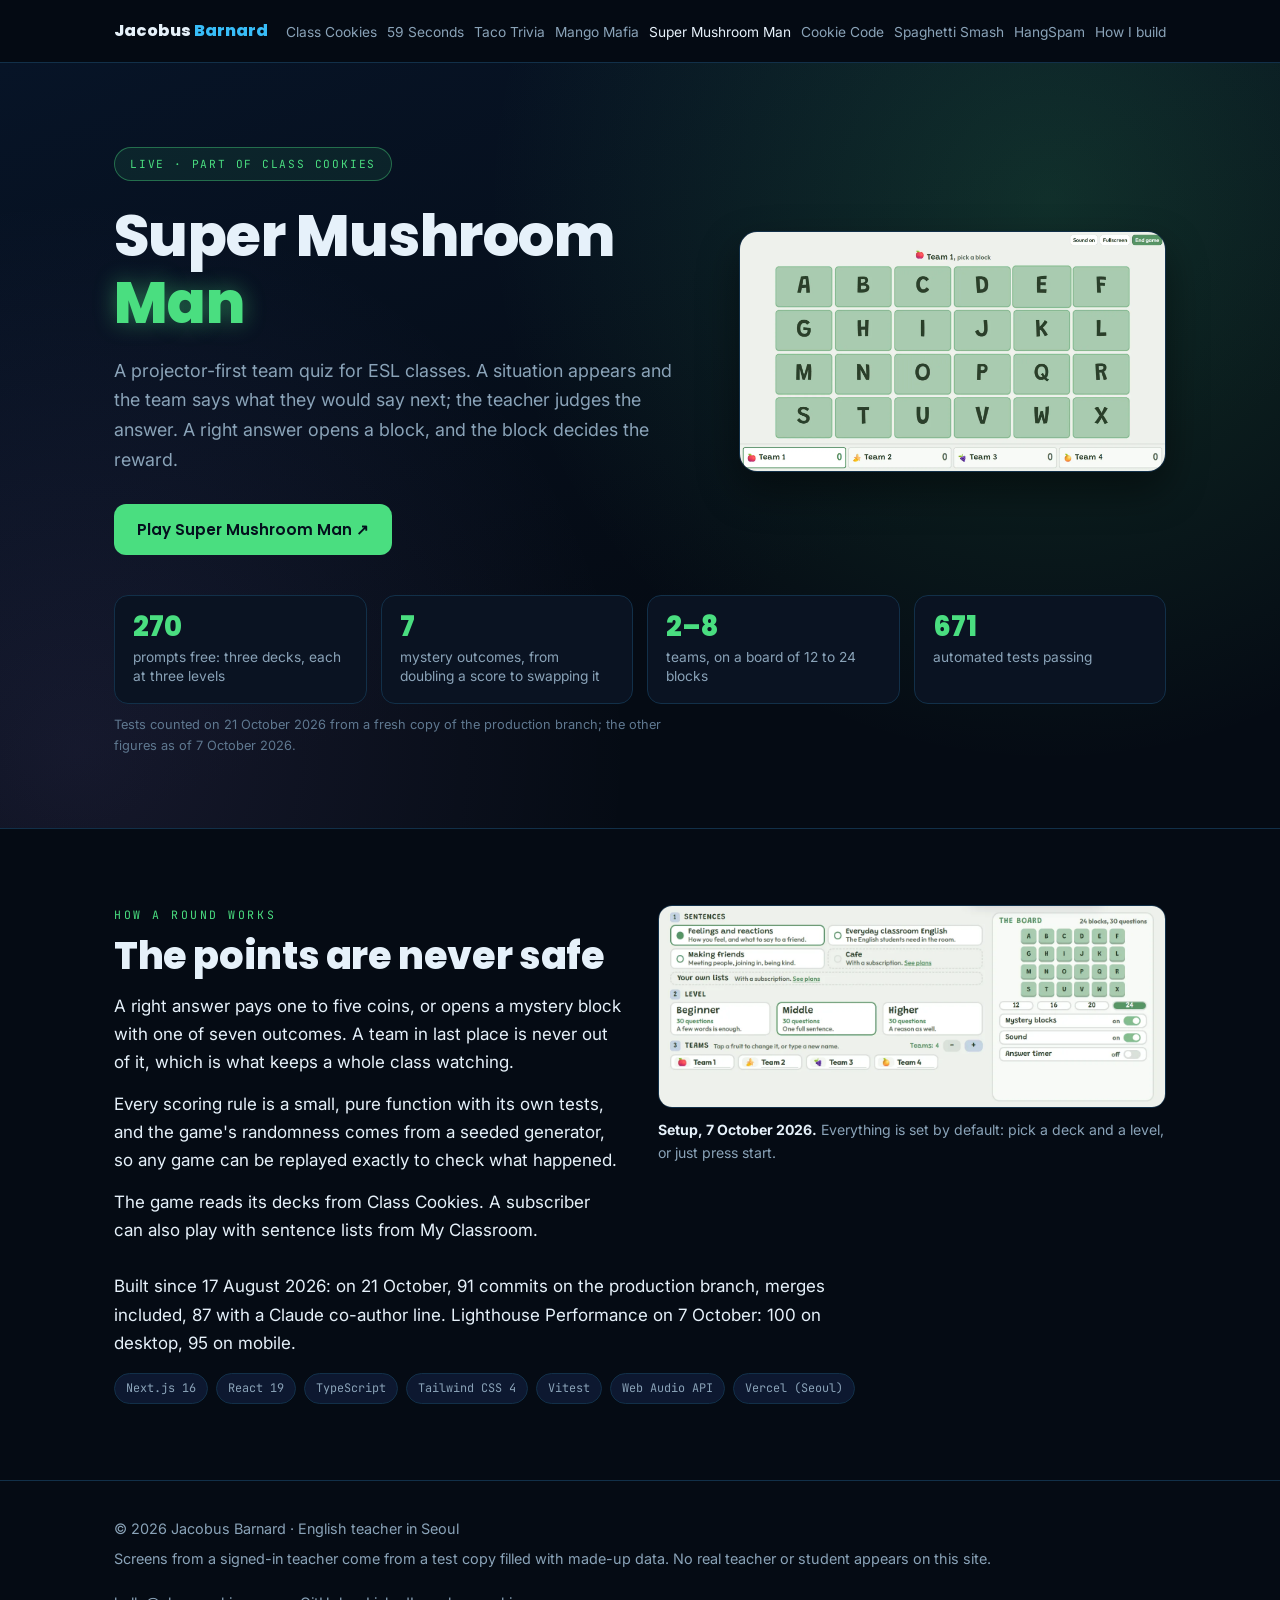
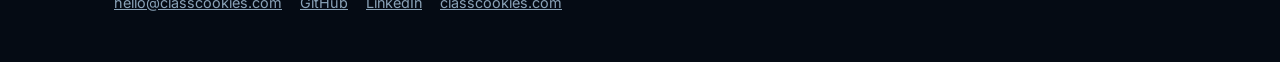
<file: super-mushroom-man/index.html>
<!doctype html>
<html lang="en" class="no-js">
<head>
<meta charset="utf-8">
<meta name="viewport" content="width=device-width, initial-scale=1">
<title>Super Mushroom Man | Jacobus Barnard</title>
<meta name="description" content="Super Mushroom Man: a projector-first team quiz for ESL classes. A right answer opens a block: coins, or one of seven surprise outcomes. Free to play, no login. Part of Class Cookies.">
<link rel="canonical" href="https://jarfis-ai.github.io/super-mushroom-man/">
<meta property="og:type" content="website">
<meta property="og:title" content="Super Mushroom Man: a team quiz where the points are unstable">
<meta property="og:description" content="Super Mushroom Man: a projector-first team quiz for ESL classes. A right answer opens a block: coins, or one of seven surprise outcomes. Free to play, no login. Part of Class Cookies.">
<meta property="og:url" content="https://jarfis-ai.github.io/super-mushroom-man/">
<meta property="og:image" content="https://jarfis-ai.github.io/assets/og/super-mushroom-man.png">
<meta property="og:image:width" content="1200">
<meta property="og:image:height" content="630">
<meta name="twitter:card" content="summary_large_image">
<meta name="theme-color" content="#050B14">
<link rel="icon" href="/favicon.svg" type="image/svg+xml">
<link rel="preconnect" href="https://fonts.googleapis.com">
<link rel="preconnect" href="https://fonts.gstatic.com" crossorigin>
<link href="https://fonts.googleapis.com/css2?family=Inter:wght@400;500;600&family=JetBrains+Mono:wght@500&family=Poppins:wght@600;700;800&display=swap" rel="stylesheet">
<link rel="stylesheet" href="/assets/site.css">
<script src="/assets/site.js" defer></script>
</head>
<body class="accent-green">
<a class="sr-only" href="#main">Skip to content</a>
<header class="nav">
  <div class="wrap">
    <a class="brand" href="/">Jacobus <span>Barnard</span></a>
    <nav aria-label="Main"><ul><li><a class="link" href="/class-cookies/">Class Cookies</a></li><li><a class="link" href="/59-seconds/">59 Seconds</a></li><li><a class="link" href="/taco-trivia/">Taco Trivia</a></li><li><a class="link" href="/mango-mafia/">Mango Mafia</a></li><li><a class="link" href="/super-mushroom-man/" aria-current="page">Super Mushroom Man</a></li><li><a class="link" href="/cookie-code/">Cookie Code</a></li><li><a class="link" href="/spaghetti-smash/">Spaghetti Smash</a></li><li><a class="link" href="/hangspam/">HangSpam</a></li><li><a class="link" href="/#how">How I build</a></li></ul></nav>
  </div>
</header>
<main id="main">
<section class="hero">
  <div class="wrap hero-grid">
    <div>
      <span class="pill">Live · part of Class Cookies</span>
      <h1>Super Mushroom <span class="glow">Man</span></h1>
      <p class="lede">A projector-first team quiz for ESL classes. A situation appears and the team says what they would say next; the teacher judges the answer. A right answer opens a block, and the block decides the reward.</p>
      <div class="btns">
        <a class="btn primary" href="https://supermushroomman.classcookies.com/" rel="noopener">Play Super Mushroom Man ↗</a>
      </div>
    </div>
    <div class="hero-shot"><img src="/assets/img/super-mushroom-man/board.webp" width="1600" height="900" fetchpriority="high" alt="The game board: 24 lettered blocks and four teams with fruit icons."></div>
  </div>
  <div class="wrap">
    <div class="facts">
      <div class="fact"><b>270</b><span>prompts free: three decks, each at three levels</span></div>
      <div class="fact"><b>7</b><span>mystery outcomes, from doubling a score to swapping it</span></div>
      <div class="fact"><b>2–8</b><span>teams, on a board of 12 to 24 blocks</span></div>
      <div class="fact"><b>671</b><span>automated tests passing</span></div>
    </div>
    <p class="asof">Tests counted on 21 October 2026 from a fresh copy of the production branch; the other figures as of 7 October 2026.</p>
  </div>
</section>

<section>
  <div class="wrap">
    <div class="cols">
      <div class="reveal">
        <span class="label">How a round works</span>
        <h2>The points are never safe</h2>
        <p style="margin-top:14px">A right answer pays one to five coins, or opens a mystery block with one of seven outcomes. A team in last place is never out of it, which is what keeps a whole class watching.</p>
        <p>Every scoring rule is a small, pure function with its own tests, and the game's randomness comes from a seeded generator, so any game can be replayed exactly to check what happened.</p>
        <p>The game reads its decks from Class Cookies. A subscriber can also play with sentence lists from My Classroom.</p>
      </div>
      <figure class="shot reveal"><img src="/assets/img/super-mushroom-man/setup.webp" width="1366" height="542" loading="lazy" decoding="async" alt="The setup screen: sentence deck, level, teams, board size, and mystery block, sound and timer switches."><figcaption><b>Setup, 7 October 2026.</b> Everything is set by default: pick a deck and a level, or just press start.</figcaption></figure>
    </div>
    <p class="reveal" style="margin-top:28px">Built since 17 August 2026: on 21 October, 91 commits on the production branch, merges included, 87 with a Claude co-author line. Lighthouse Performance on 7 October: 100 on desktop, 95 on mobile.</p>
    <div class="chips reveal">
      <span>Next.js 16</span><span>React 19</span><span>TypeScript</span><span>Tailwind CSS 4</span><span>Vitest</span><span>Web Audio API</span><span>Vercel (Seoul)</span>
    </div>
  </div>
</section>
</main>
<footer>
  <div class="wrap">
    <div>
      <div>&copy; 2026 Jacobus Barnard &middot; English teacher in Seoul</div>
      <div class="small" style="margin-top:6px">Screens from a signed-in teacher come from a test copy filled with made-up data. No real teacher or student appears on this site.</div>
    </div>
    <div class="links">
      <a href="mailto:hello@classcookies.com">hello@classcookies.com</a>
      <a href="https://github.com/JarFis-ai" rel="noopener">GitHub</a>
      <a href="https://www.linkedin.com/in/jaco-barnard-707174428" rel="noopener">LinkedIn</a>
      <a href="https://classcookies.com/" rel="noopener">classcookies.com</a>
    </div>
  </div>
</footer>
</body>
</html>
</file>
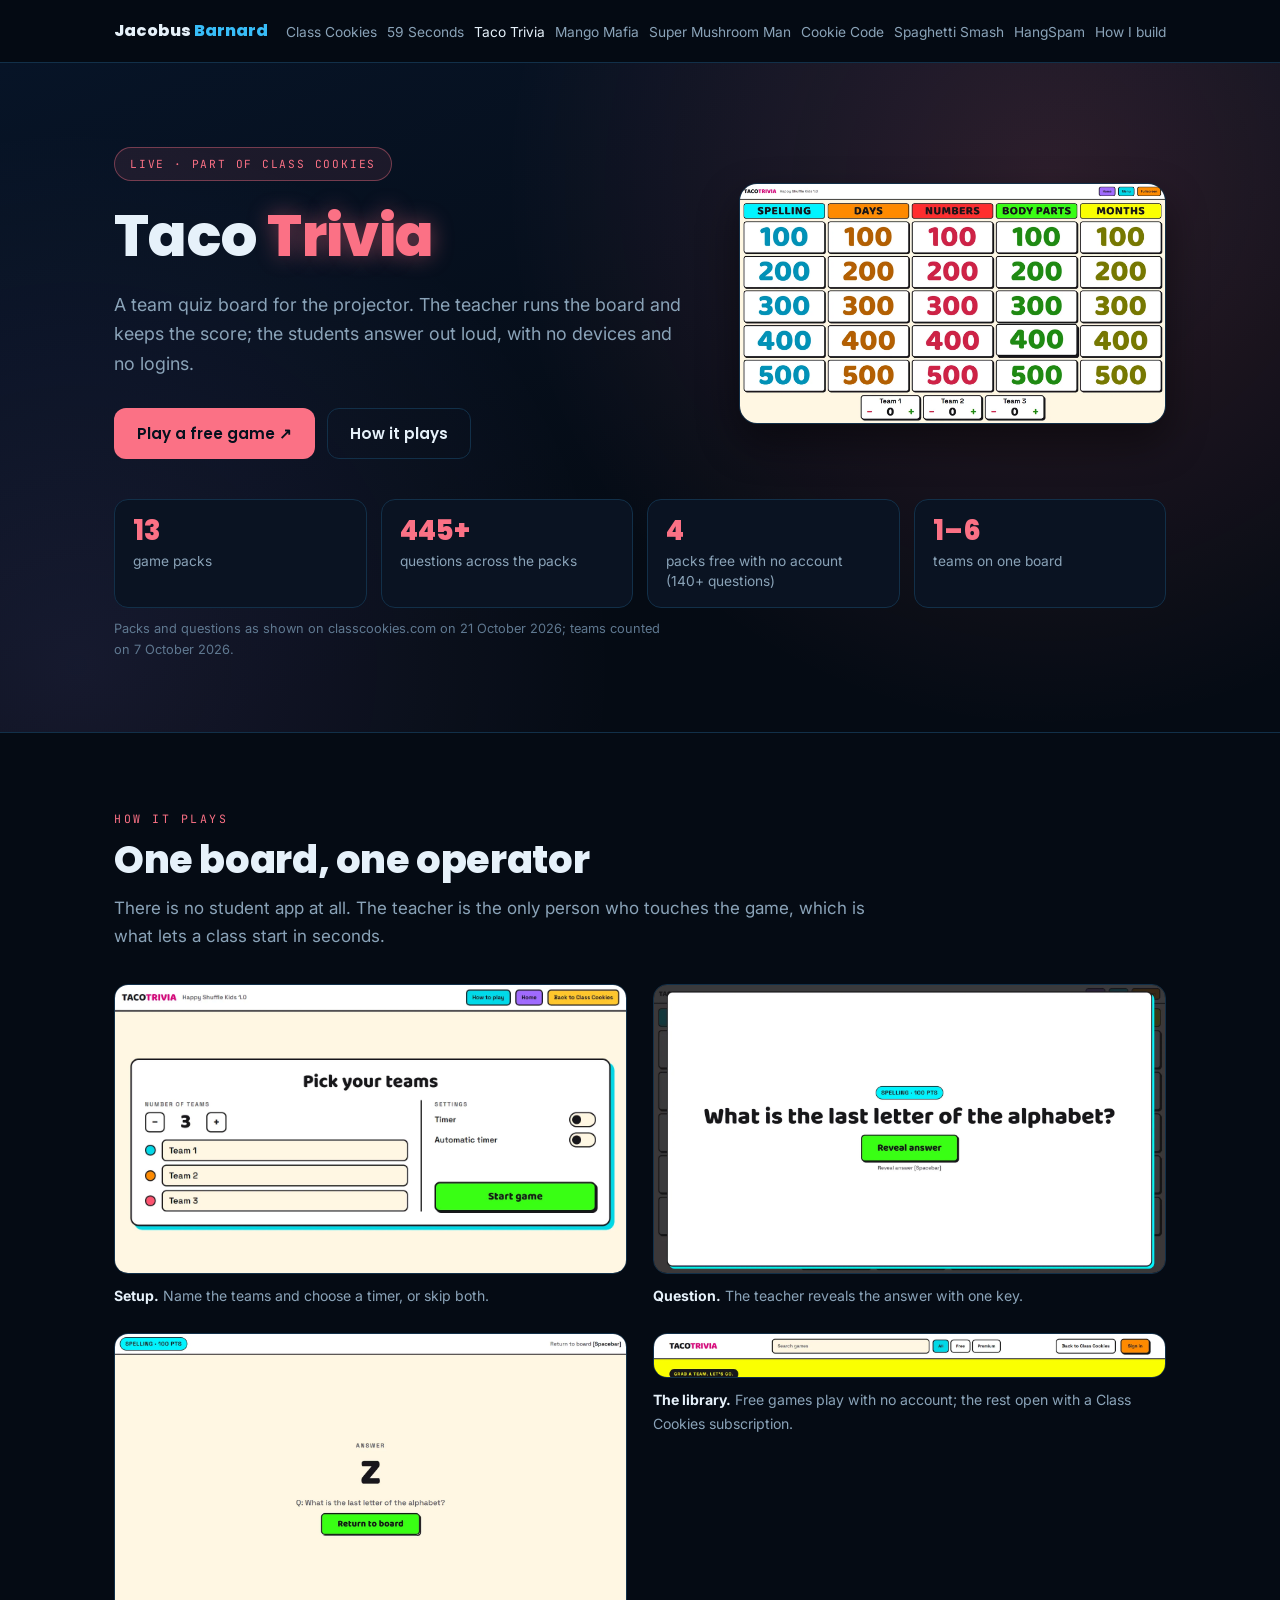
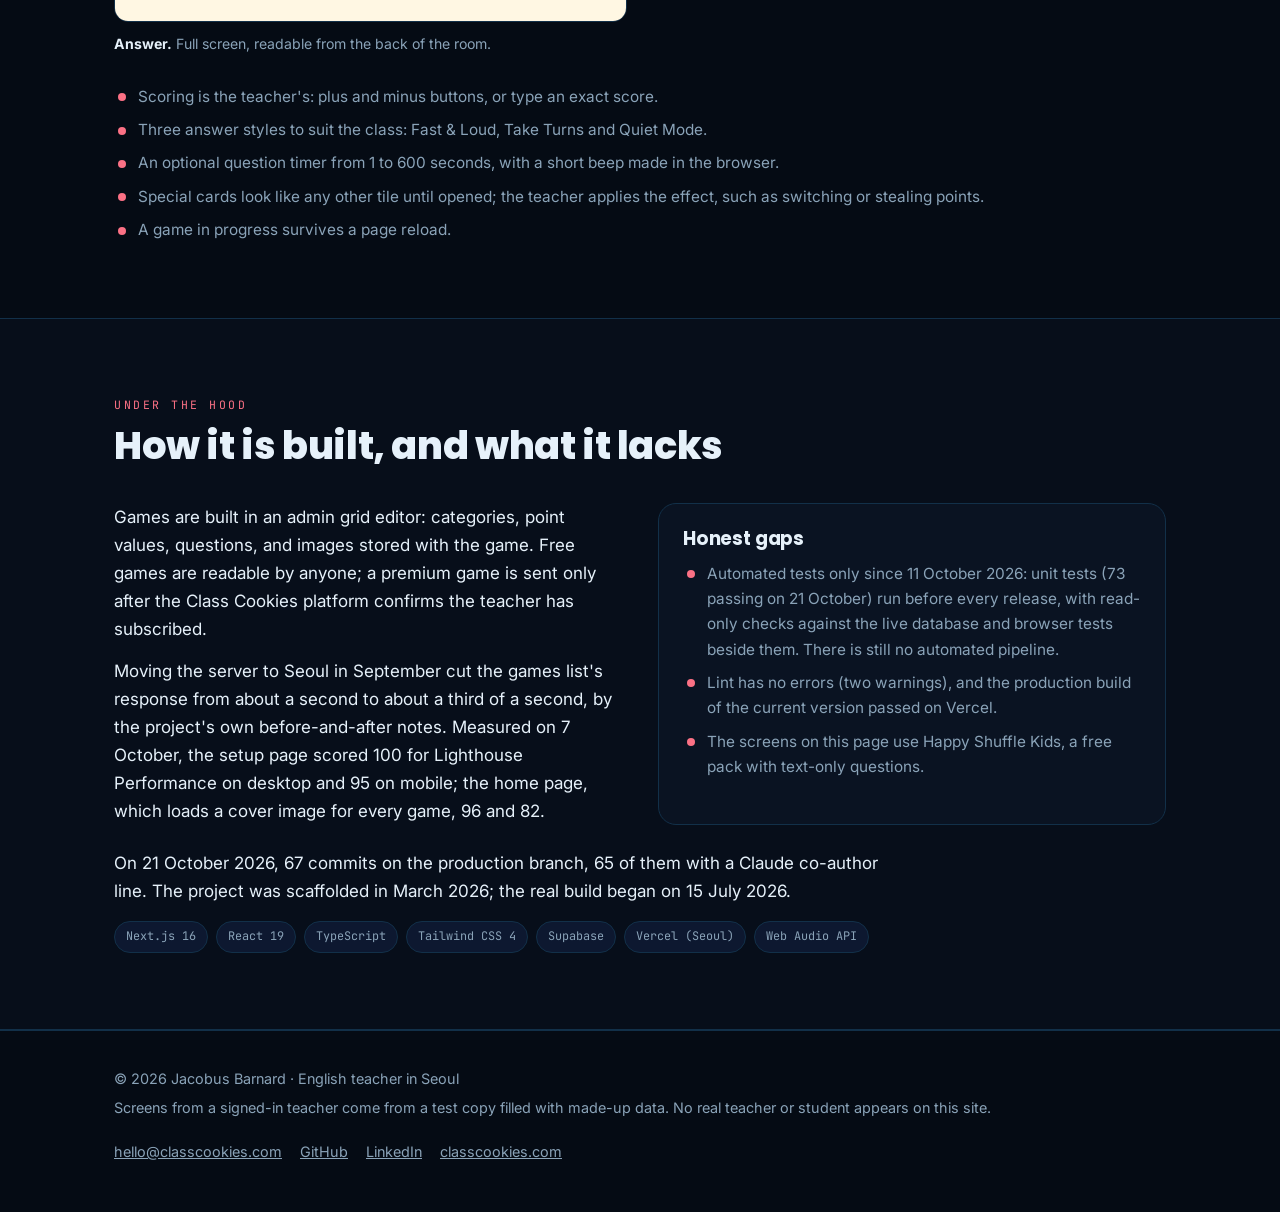
<file: taco-trivia/index.html>
<!doctype html>
<html lang="en" class="no-js">
<head>
<meta charset="utf-8">
<meta name="viewport" content="width=device-width, initial-scale=1">
<title>Taco Trivia | Jacobus Barnard</title>
<meta name="description" content="Taco Trivia: a team quiz board the teacher runs on the projector. 13 game packs and 445+ questions, one to six teams, no student devices. Part of Class Cookies.">
<link rel="canonical" href="https://jarfis-ai.github.io/taco-trivia/">
<meta property="og:type" content="website">
<meta property="og:title" content="Taco Trivia: a team quiz board for the projector">
<meta property="og:description" content="Taco Trivia: a team quiz board the teacher runs on the projector. 13 game packs and 445+ questions, one to six teams, no student devices. Part of Class Cookies.">
<meta property="og:url" content="https://jarfis-ai.github.io/taco-trivia/">
<meta property="og:image" content="https://jarfis-ai.github.io/assets/og/taco-trivia.png">
<meta property="og:image:width" content="1200">
<meta property="og:image:height" content="630">
<meta name="twitter:card" content="summary_large_image">
<meta name="theme-color" content="#050B14">
<link rel="icon" href="/favicon.svg" type="image/svg+xml">
<link rel="preconnect" href="https://fonts.googleapis.com">
<link rel="preconnect" href="https://fonts.gstatic.com" crossorigin>
<link href="https://fonts.googleapis.com/css2?family=Inter:wght@400;500;600&family=JetBrains+Mono:wght@500&family=Poppins:wght@600;700;800&display=swap" rel="stylesheet">
<link rel="stylesheet" href="/assets/site.css">
<script src="/assets/site.js" defer></script>
</head>
<body class="accent-red">
<a class="sr-only" href="#main">Skip to content</a>
<header class="nav">
  <div class="wrap">
    <a class="brand" href="/">Jacobus <span>Barnard</span></a>
    <nav aria-label="Main"><ul><li><a class="link" href="/class-cookies/">Class Cookies</a></li><li><a class="link" href="/59-seconds/">59 Seconds</a></li><li><a class="link" href="/taco-trivia/" aria-current="page">Taco Trivia</a></li><li><a class="link" href="/mango-mafia/">Mango Mafia</a></li><li><a class="link" href="/super-mushroom-man/">Super Mushroom Man</a></li><li><a class="link" href="/cookie-code/">Cookie Code</a></li><li><a class="link" href="/spaghetti-smash/">Spaghetti Smash</a></li><li><a class="link" href="/hangspam/">HangSpam</a></li><li><a class="link" href="/#how">How I build</a></li></ul></nav>
  </div>
</header>
<main id="main">
<section class="hero">
  <div class="wrap hero-grid">
    <div>
      <span class="pill">Live · part of Class Cookies</span>
      <h1>Taco <span class="glow">Trivia</span></h1>
      <p class="lede">A team quiz board for the projector. The teacher runs the board and keeps the score; the students answer out loud, with no devices and no logins.</p>
      <div class="btns">
        <a class="btn primary" href="https://tacotrivia.classcookies.com/" rel="noopener">Play a free game ↗</a>
        <a class="btn" href="#how">How it plays</a>
      </div>
    </div>
    <div class="hero-shot"><img src="/assets/img/taco-trivia/board.webp" width="1600" height="900" fetchpriority="high" alt="A Taco Trivia board: Spelling, Days, Numbers, Body Parts and Months, 100 to 500 points, three team scores."></div>
  </div>
  <div class="wrap">
    <div class="facts">
      <div class="fact"><b>13</b><span>game packs</span></div>
      <div class="fact"><b>445+</b><span>questions across the packs</span></div>
      <div class="fact"><b>4</b><span>packs free with no account (140+ questions)</span></div>
      <div class="fact"><b>1–6</b><span>teams on one board</span></div>
    </div>
    <p class="asof">Packs and questions as shown on classcookies.com on 21 October 2026; teams counted on 7 October 2026.</p>
  </div>
</section>

<section id="how">
  <div class="wrap">
    <div class="head reveal">
      <span class="label">How it plays</span>
      <h2>One board, one operator</h2>
      <p>There is no student app at all. The teacher is the only person who touches the game, which is what lets a class start in seconds.</p>
    </div>
    <div class="gallery">
      <figure class="shot reveal"><img src="/assets/img/taco-trivia/setup.webp" width="1366" height="768" loading="lazy" decoding="async" alt="'Pick your teams': three teams, timer settings and a Start game button."><figcaption><b>Setup.</b> Name the teams and choose a timer, or skip both.</figcaption></figure>
      <figure class="shot reveal"><img src="/assets/img/taco-trivia/question.webp" width="1600" height="900" loading="lazy" decoding="async" alt="A question card: 'What is the last letter of the alphabet?' with a Reveal answer button."><figcaption><b>Question.</b> The teacher reveals the answer with one key.</figcaption></figure>
      <figure class="shot reveal"><img src="/assets/img/taco-trivia/answer.webp" width="1600" height="900" loading="lazy" decoding="async" alt="The answer 'Z' shown full screen with a Return to board button."><figcaption><b>Answer.</b> Full screen, readable from the back of the room.</figcaption></figure>
      <figure class="shot reveal"><img src="/assets/img/taco-trivia/hero.webp" width="1600" height="136" loading="lazy" decoding="async" alt="The Taco Trivia home: 'Pick a game. Press play.'"><figcaption><b>The library.</b> Free games play with no account; the rest open with a Class Cookies subscription.</figcaption></figure>
    </div>
    <ul class="ticks reveal" style="margin-top:28px">
      <li>Scoring is the teacher's: plus and minus buttons, or type an exact score.</li>
      <li>Three answer styles to suit the class: Fast &amp; Loud, Take Turns and Quiet Mode.</li>
      <li>An optional question timer from 1 to 600 seconds, with a short beep made in the browser.</li>
      <li>Special cards look like any other tile until opened; the teacher applies the effect, such as switching or stealing points.</li>
      <li>A game in progress survives a page reload.</li>
    </ul>
  </div>
</section>

<section class="alt">
  <div class="wrap">
    <div class="head reveal">
      <span class="label">Under the hood</span>
      <h2>How it is built, and what it lacks</h2>
    </div>
    <div class="cols reveal">
      <div>
        <p>Games are built in an admin grid editor: categories, point values, questions, and images stored with the game. Free games are readable by anyone; a premium game is sent only after the Class Cookies platform confirms the teacher has subscribed.</p>
        <p>Moving the server to Seoul in September cut the games list's response from about a second to about a third of a second, by the project's own before-and-after notes. Measured on 7 October, the setup page scored 100 for Lighthouse Performance on desktop and 95 on mobile; the home page, which loads a cover image for every game, 96 and 82.</p>
      </div>
      <div class="card">
        <h3>Honest gaps</h3>
        <ul class="ticks">
          <li>Automated tests only since 11 October 2026: unit tests (73 passing on 21 October) run before every release, with read-only checks against the live database and browser tests beside them. There is still no automated pipeline.</li>
          <li>Lint has no errors (two warnings), and the production build of the current version passed on Vercel.</li>
          <li>The screens on this page use Happy Shuffle Kids, a free pack with text-only questions.</li>
        </ul>
      </div>
    </div>
    <p class="reveal" style="margin-top:24px">On 21 October 2026, 67 commits on the production branch, 65 of them with a Claude co-author line. The project was scaffolded in March 2026; the real build began on 15 July 2026.</p>
    <div class="chips reveal">
      <span>Next.js 16</span><span>React 19</span><span>TypeScript</span><span>Tailwind CSS 4</span><span>Supabase</span><span>Vercel (Seoul)</span><span>Web Audio API</span>
    </div>
  </div>
</section>
</main>
<footer>
  <div class="wrap">
    <div>
      <div>&copy; 2026 Jacobus Barnard &middot; English teacher in Seoul</div>
      <div class="small" style="margin-top:6px">Screens from a signed-in teacher come from a test copy filled with made-up data. No real teacher or student appears on this site.</div>
    </div>
    <div class="links">
      <a href="mailto:hello@classcookies.com">hello@classcookies.com</a>
      <a href="https://github.com/JarFis-ai" rel="noopener">GitHub</a>
      <a href="https://www.linkedin.com/in/jaco-barnard-707174428" rel="noopener">LinkedIn</a>
      <a href="https://classcookies.com/" rel="noopener">classcookies.com</a>
    </div>
  </div>
</footer>
</body>
</html>
</file>
<file: assets/site.css>
/* Jacobus Barnard portfolio: one stylesheet for every page.
   The look carries over from the original 59 Seconds case study (August 2026): dark navy, a glowing
   accent, Poppins headings, Inter body, JetBrains Mono labels. Each page sets --accent. */
:root{
  --bg:#050B14; --alt:#070E1A; --card:#0A1322; --card2:#0D1830; --line:#123049;
  --ink:#E6F1FA; --muted:#8AA3B8; --dim:#5F7890;
  --cyan:#38BDF8; --purple:#A78BFA; --green:#4ADE80; --pink:#F472B6; --amber:#FBBF24; --red:#FB7185; --lilac:#C4B5FD; --tomato:#F87171;
  --accent:var(--cyan);
  --radius:18px;
  --wrap:1100px;
  --shadow:0 18px 40px rgba(0,0,0,.45);
}
.accent-purple{--accent:var(--purple)} .accent-cyan{--accent:var(--cyan)} .accent-red{--accent:var(--red)}
.accent-amber{--accent:var(--amber)} .accent-green{--accent:var(--green)} .accent-lilac{--accent:var(--lilac)} .accent-tomato{--accent:var(--tomato)} .accent-pink{--accent:var(--pink)}

*{box-sizing:border-box;margin:0;padding:0}
html{scroll-behavior:smooth;-webkit-text-size-adjust:100%}
body{background:var(--bg);color:var(--ink);font-family:Inter,system-ui,-apple-system,"Segoe UI",sans-serif;
  font-size:17px;line-height:1.65;overflow-x:hidden}
img{max-width:100%;height:auto;display:block}
a{color:var(--accent)}
a:focus-visible,button:focus-visible{outline:3px solid var(--accent);outline-offset:3px;border-radius:6px}
p{max-width:70ch}
p+p{margin-top:14px}
.wrap{max-width:var(--wrap);margin:0 auto;padding:0 24px}
@media(max-width:600px){.wrap{padding:0 16px}}
.sr-only{position:absolute;width:1px;height:1px;overflow:hidden;clip:rect(0 0 0 0);white-space:nowrap}

h1,h2,h3{font-family:Poppins,Inter,sans-serif;line-height:1.15;letter-spacing:-.01em}
h1{font-size:clamp(2.1rem,5.4vw,3.6rem);font-weight:800}
h2{font-size:clamp(1.6rem,3.6vw,2.4rem);font-weight:800}
h3{font-size:1.15rem;font-weight:700}
.glow{color:var(--accent);text-shadow:0 0 22px color-mix(in srgb,var(--accent) 45%,transparent)}
.label{font-family:"JetBrains Mono",ui-monospace,monospace;font-size:.72rem;letter-spacing:.22em;
  text-transform:uppercase;color:var(--accent);margin-bottom:10px;display:block}
.muted{color:var(--muted)}
.small{font-size:.9rem}

/* nav */
.nav{position:sticky;top:0;z-index:50;background:rgba(5,11,20,.86);backdrop-filter:blur(12px);
  border-bottom:1px solid var(--line)}
.nav .wrap{display:flex;align-items:center;justify-content:space-between;gap:16px;min-height:62px;flex-wrap:wrap}
.brand{font-family:Poppins,sans-serif;font-weight:800;font-size:1.02rem;color:var(--ink);text-decoration:none;white-space:nowrap}
.brand span{color:var(--cyan)}
.nav ul{list-style:none;display:flex;flex-wrap:wrap;gap:4px 10px} /* 10px and .86rem: nine links fit on one line down to 1180px (21 Oct) */
.nav a.link{color:var(--muted);text-decoration:none;font-size:.86rem;white-space:nowrap}
.nav a.link:hover,.nav a.link[aria-current="page"]{color:var(--ink)}
@media(max-width:760px){.nav .wrap{padding-top:10px;padding-bottom:10px}.nav ul{gap:2px 14px}.nav a.link{font-size:.84rem}}

/* hero */
.hero{position:relative;overflow:hidden;padding:84px 0 72px;border-bottom:1px solid var(--line);
  background:radial-gradient(circle at 82% 18%,color-mix(in srgb,var(--accent) 16%,transparent),transparent 46%),
             radial-gradient(circle at 6% 90%,rgba(167,139,250,.10),transparent 40%),
             linear-gradient(160deg,#071427,#050B14 65%)}
.hero p.lede{margin-top:20px;color:var(--muted);font-size:1.12rem;max-width:62ch}
.pill{display:inline-block;font-family:"JetBrains Mono",monospace;font-size:.7rem;letter-spacing:.16em;text-transform:uppercase;
  color:var(--accent);border:1px solid color-mix(in srgb,var(--accent) 40%,transparent);
  background:color-mix(in srgb,var(--accent) 9%,transparent);border-radius:999px;padding:7px 15px;margin-bottom:22px}
.hero-grid{display:grid;grid-template-columns:1.15fr .85fr;gap:48px;align-items:center}
@media(max-width:900px){.hero-grid{grid-template-columns:1fr;gap:32px}}
.hero-shot{border-radius:var(--radius);border:1px solid var(--line);box-shadow:var(--shadow);overflow:hidden;background:var(--card)}

.btns{display:flex;gap:12px;flex-wrap:wrap;margin-top:30px}
.btn{display:inline-flex;align-items:center;gap:8px;font-family:Poppins,sans-serif;font-weight:600;font-size:.95rem;
  text-decoration:none;border-radius:12px;padding:12px 22px;border:1px solid var(--line);color:var(--ink);transition:transform .18s ease,border-color .18s ease}
.btn:hover{transform:translateY(-2px);border-color:var(--accent)}
.btn.primary{background:var(--accent);color:#04101d;border-color:transparent}

/* facts strip */
.facts{display:grid;grid-template-columns:repeat(4,1fr);gap:14px;margin-top:40px}
@media(max-width:820px){.facts{grid-template-columns:repeat(2,1fr)}}
.fact{background:var(--card);border:1px solid var(--line);border-radius:14px;padding:16px 18px}
.fact b{display:block;font-family:Poppins,sans-serif;font-size:1.7rem;font-weight:800;color:var(--accent);line-height:1.1}
.fact span{display:block;color:var(--muted);font-size:.86rem;margin-top:6px;line-height:1.4}
.asof{margin-top:10px;font-size:.8rem;color:var(--dim)}

/* sections */
section{padding:76px 0}
section.alt{background:var(--alt);border-top:1px solid var(--line);border-bottom:1px solid var(--line)}
.head{margin-bottom:34px}
.head p{margin-top:12px;color:var(--muted)}
.cols{display:grid;grid-template-columns:1fr 1fr;gap:36px}
.cols-3{display:grid;grid-template-columns:repeat(3,1fr);gap:20px}
@media(max-width:900px){.cols,.cols-3{grid-template-columns:1fr;gap:24px}}
.card{background:var(--card);border:1px solid var(--line);border-radius:var(--radius);padding:24px}
.card h3{margin-bottom:8px}
.card p{color:var(--muted);font-size:.96rem}
ul.ticks{list-style:none;margin-top:12px}
ul.ticks li{position:relative;padding-left:24px;color:var(--muted);font-size:.96rem}
ul.ticks li+li{margin-top:8px}
ul.ticks li::before{content:"";position:absolute;left:4px;top:.62em;width:8px;height:8px;border-radius:50%;background:var(--accent)}

/* project cards */
.projects{display:grid;grid-template-columns:repeat(3,1fr);gap:20px}
@media(max-width:980px){.projects{grid-template-columns:repeat(2,1fr)}}
@media(max-width:620px){.projects{grid-template-columns:1fr}}
.project{display:flex;flex-direction:column;background:var(--card);border:1px solid var(--line);border-radius:var(--radius);
  overflow:hidden;text-decoration:none;color:var(--ink);transition:transform .18s ease,border-color .18s ease}
.project:hover{transform:translateY(-3px);border-color:var(--accent)}
.project .shot{aspect-ratio:16/9;background:var(--card2);overflow:hidden;border-bottom:1px solid var(--line)}
.project .shot img{width:100%;height:100%;object-fit:cover;object-position:top}
.project .body{padding:18px 20px 22px;display:flex;flex-direction:column;gap:8px;flex:1}
.project .body p{color:var(--muted);font-size:.93rem}
.project .meta{margin-top:auto;font-family:"JetBrains Mono",monospace;font-size:.72rem;letter-spacing:.06em;color:var(--dim)}
.project.featured{grid-column:1/-1;display:grid;grid-template-columns:1.2fr 1fr}
.project.featured .shot{aspect-ratio:auto;border-bottom:0;border-right:1px solid var(--line)}
@media(max-width:820px){.project.featured{grid-template-columns:1fr}.project.featured .shot{border-right:0;border-bottom:1px solid var(--line);aspect-ratio:16/9}}
.tag{display:inline-block;font-family:"JetBrains Mono",monospace;font-size:.68rem;letter-spacing:.08em;text-transform:uppercase;
  padding:3px 9px;border-radius:999px;border:1px solid var(--line);color:var(--muted)}
.tag.live{color:var(--green);border-color:rgba(74,222,128,.4)}

/* figures and galleries */
figure{margin:0}
figure img{border-radius:14px;border:1px solid var(--line);background:#fff}
figure.shot img{background:var(--card)}
figcaption{margin-top:10px;color:var(--muted);font-size:.88rem;max-width:80ch}
figcaption b{color:var(--ink)}
.gallery{display:grid;grid-template-columns:repeat(2,1fr);gap:26px}
.gallery.three{grid-template-columns:repeat(3,1fr)}
@media(max-width:820px){.gallery,.gallery.three{grid-template-columns:1fr}}
.wide{margin-top:8px}

/* stack chips */
.chips{display:flex;flex-wrap:wrap;gap:8px;margin-top:16px}
.chips span{font-family:"JetBrains Mono",monospace;font-size:.74rem;padding:5px 11px;border-radius:999px;background:var(--card2);border:1px solid var(--line);color:var(--muted)}

/* tables */
.table{width:100%;border-collapse:collapse;font-size:.92rem;margin-top:8px}
.table th,.table td{text-align:left;padding:10px 12px;border-bottom:1px solid var(--line);vertical-align:top}
.table th{font-family:"JetBrains Mono",monospace;font-size:.72rem;letter-spacing:.12em;text-transform:uppercase;color:var(--muted);font-weight:500}
.table td.num{font-variant-numeric:tabular-nums;white-space:nowrap}
.scroll{overflow-x:auto;-webkit-overflow-scrolling:touch}

/* notes and quotes */
.note{border-left:3px solid var(--amber);background:rgba(251,191,36,.06);border-radius:0 12px 12px 0;padding:14px 18px;color:var(--muted);font-size:.93rem;margin-top:22px;max-width:80ch}
.note b{color:var(--ink)}
blockquote{border-left:3px solid var(--accent);padding:4px 0 4px 18px;color:var(--ink);font-style:italic;margin-top:14px}

/* steps */
.steps{counter-reset:s;list-style:none;display:grid;gap:14px;margin-top:8px}
.steps li{counter-increment:s;position:relative;padding:16px 18px 16px 62px;background:var(--card);border:1px solid var(--line);border-radius:14px;color:var(--muted)}
.steps li b{color:var(--ink)}
.steps li::before{content:counter(s);position:absolute;left:16px;top:14px;width:32px;height:32px;border-radius:10px;
  display:grid;place-items:center;font-family:Poppins,sans-serif;font-weight:800;color:#04101d;background:var(--accent)}

/* documents list */
.docs{display:grid;gap:14px}
.doc{display:flex;justify-content:space-between;align-items:center;gap:18px;background:var(--card);border:1px solid var(--line);
  border-radius:14px;padding:18px 20px;text-decoration:none;color:var(--ink)}
.doc:hover{border-color:var(--accent)}
.doc .t{font-weight:600}
.doc .d{color:var(--muted);font-size:.9rem;margin-top:2px}
.doc .go{font-family:"JetBrains Mono",monospace;font-size:.78rem;color:var(--accent);white-space:nowrap}

/* profile */
.profile{display:grid;grid-template-columns:auto 1fr;gap:22px;align-items:center}
.profile img{width:112px;height:112px;border-radius:50%;object-fit:cover;border:2px solid color-mix(in srgb,var(--accent) 50%,transparent);background:var(--card2)}
@media(max-width:520px){.profile{grid-template-columns:1fr}}

footer{border-top:1px solid var(--line);padding:36px 0 48px;color:var(--muted);font-size:.9rem}
footer .wrap{display:flex;justify-content:space-between;gap:20px;flex-wrap:wrap}
footer a{color:var(--muted)}
footer .links{display:flex;gap:18px;flex-wrap:wrap}

.reveal{opacity:0;transform:translateY(14px);transition:opacity .5s ease,transform .5s ease}
.reveal.in{opacity:1;transform:none}
@media(prefers-reduced-motion:reduce){html{scroll-behavior:auto}.reveal{opacity:1;transform:none;transition:none}.btn,.project{transition:none}}
.no-js .reveal{opacity:1;transform:none}

/* review fixes, 7 Oct: phone nav scrolls away; tags hug their text; featured shot shows the whole image */
@media(max-width:760px){.nav{position:static}}
.project .body .tag{align-self:flex-start}
.project.featured .shot{display:flex;align-items:center;justify-content:center;background:var(--card2);padding:18px}
.project.featured .shot img{width:100%;height:auto;object-fit:contain;border-radius:10px}

/* Home hero: a wider band so the Class Cookies screenshot can be large and uncropped beside the intro.
   Text and image stack (text first) below 1000 px. */
body:has(.hero-wide) .wrap{max-width:1240px} /* whole home page, so the nav and sections line up with the hero */
.hero-home{grid-template-columns:minmax(0,.95fr) minmax(0,1.05fr);gap:44px}
.hero-home .hero-shot img{width:100%;height:auto}
@media(max-width:1000px){.hero-home{grid-template-columns:1fr;gap:32px}.hero-home .hero-shot{max-width:720px}}
</file>
